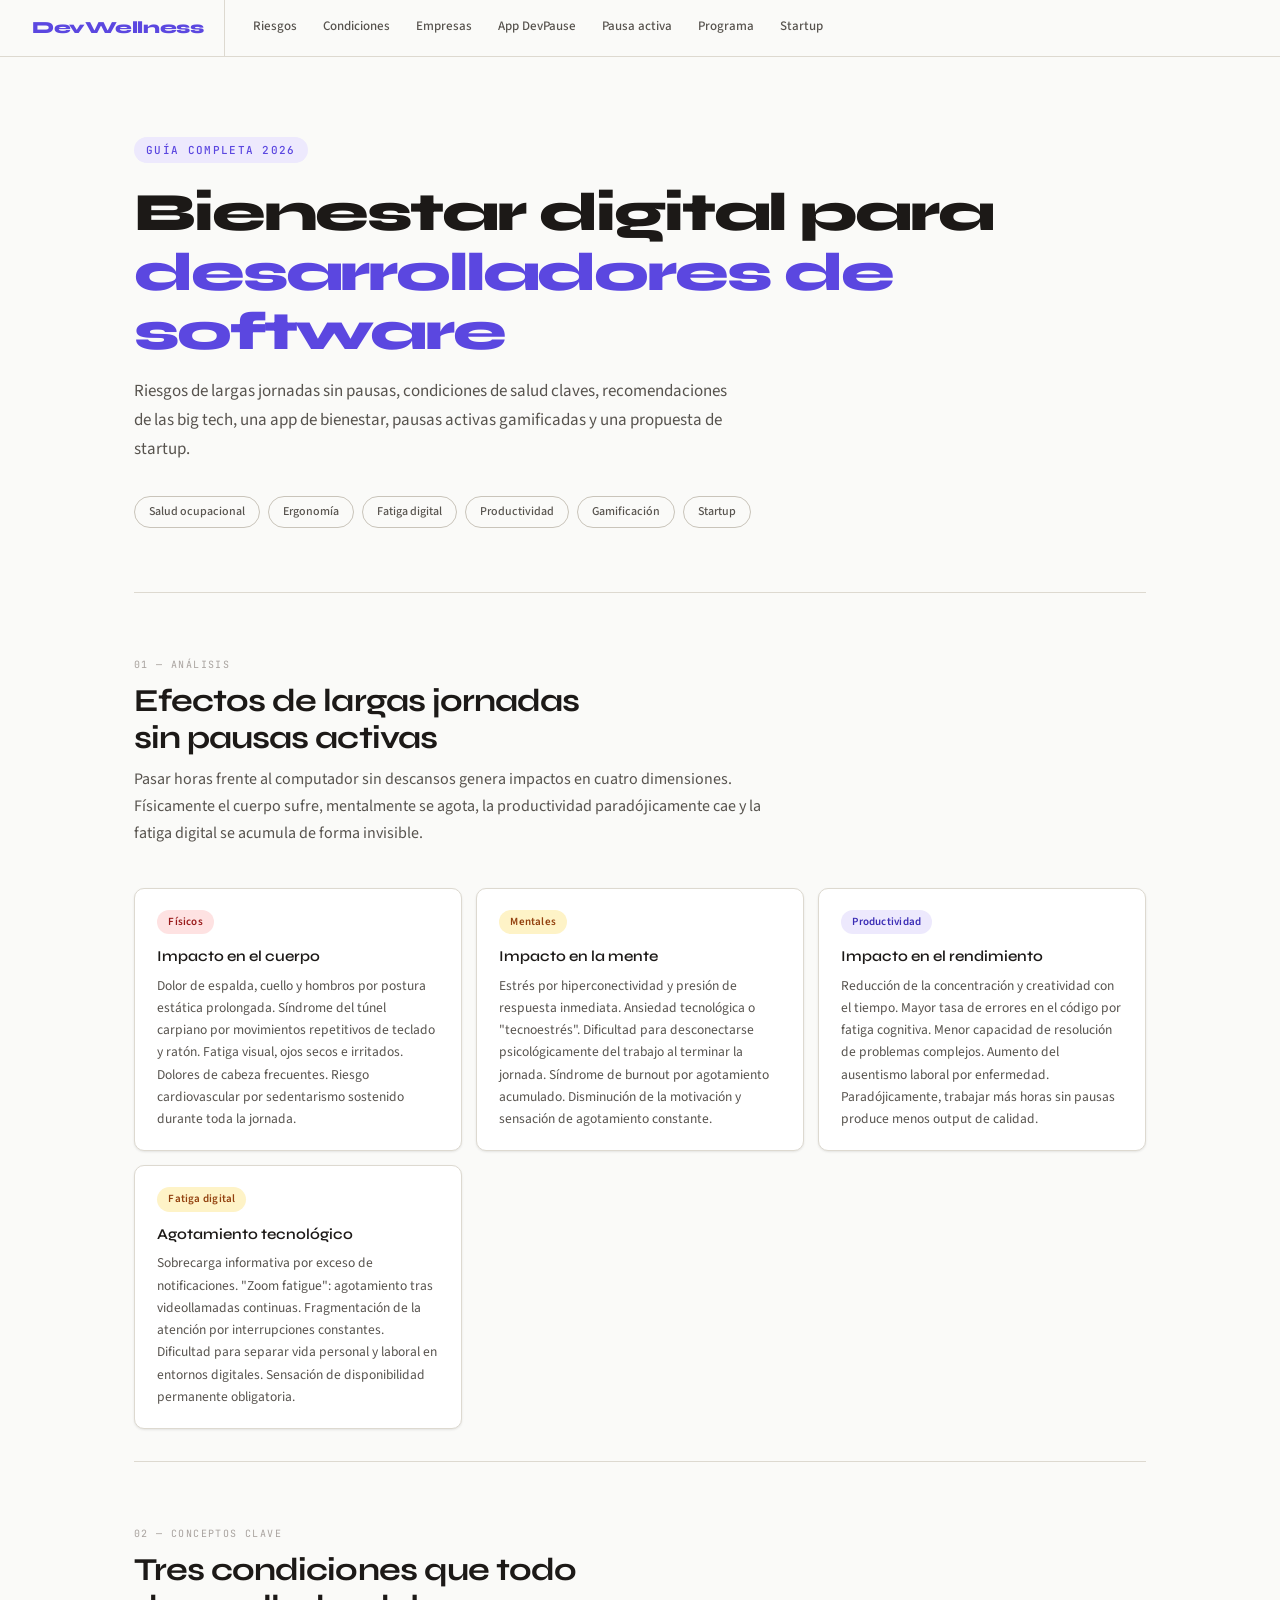
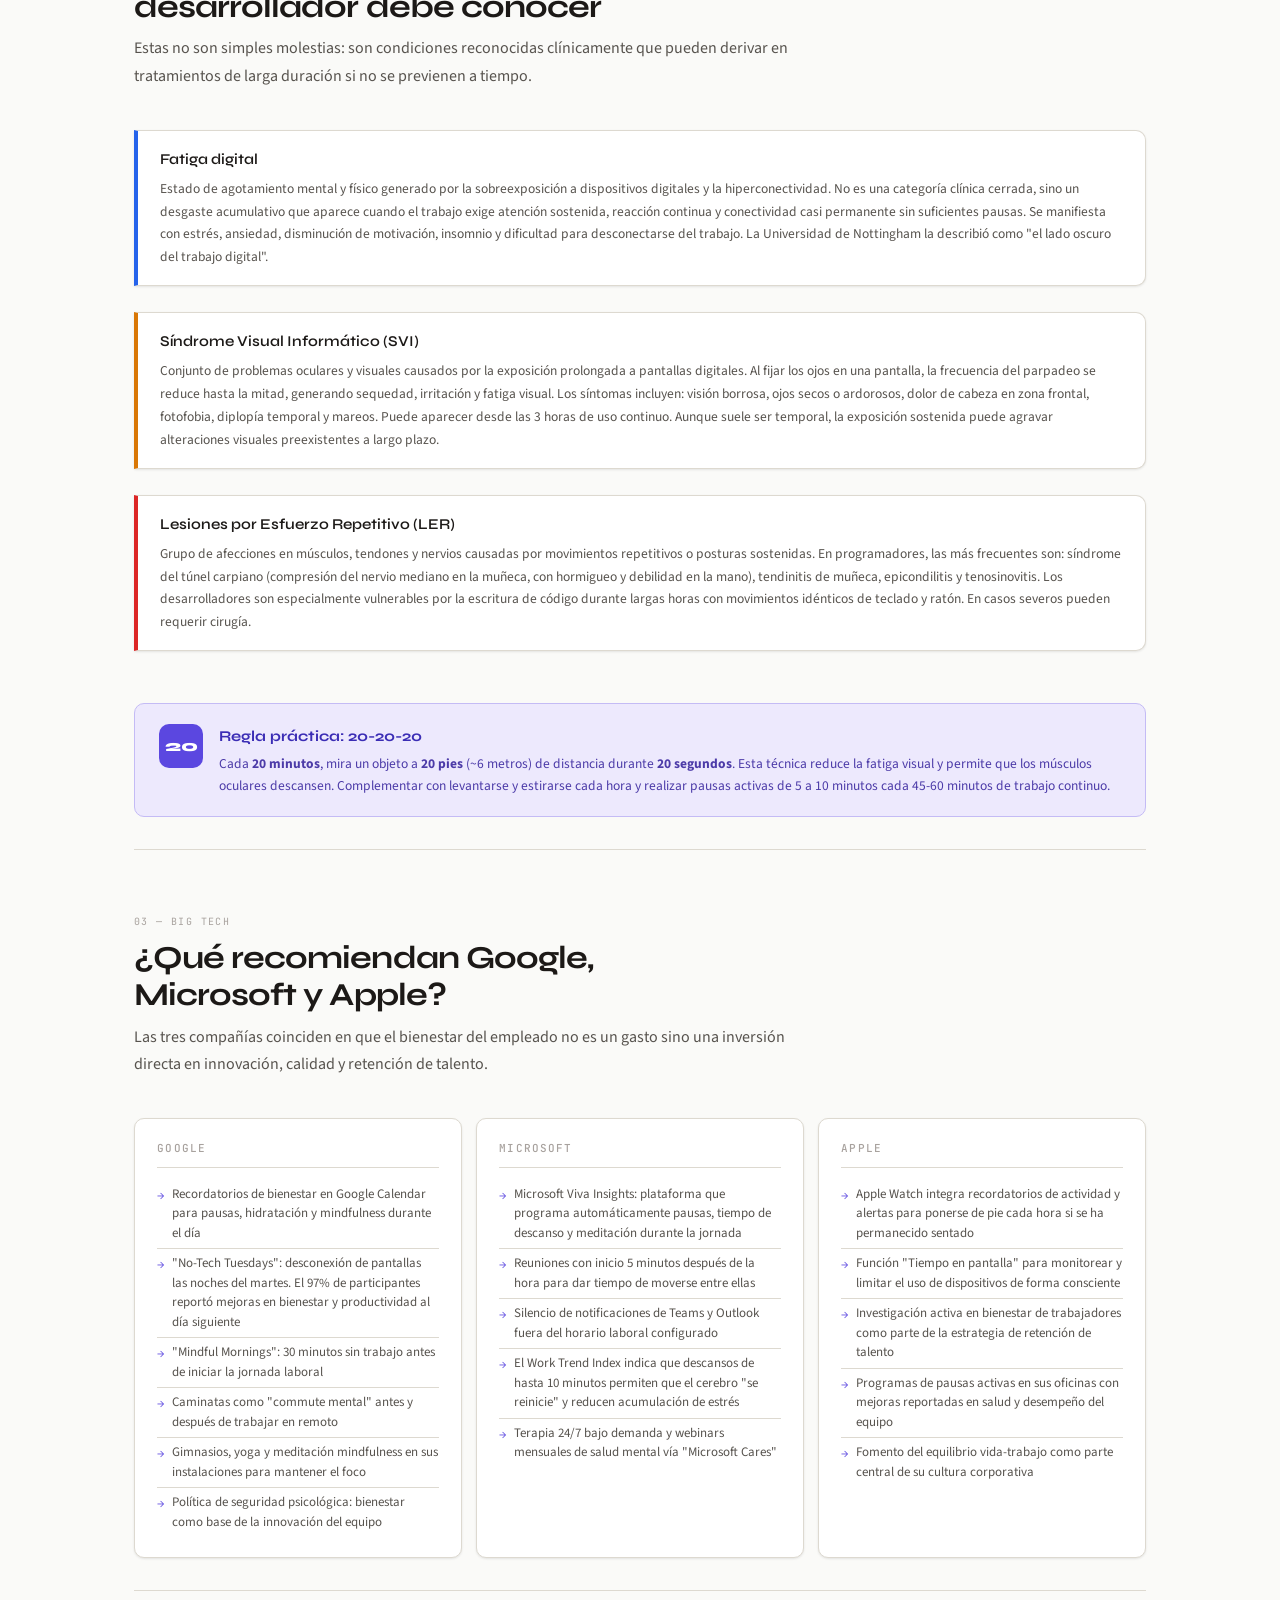
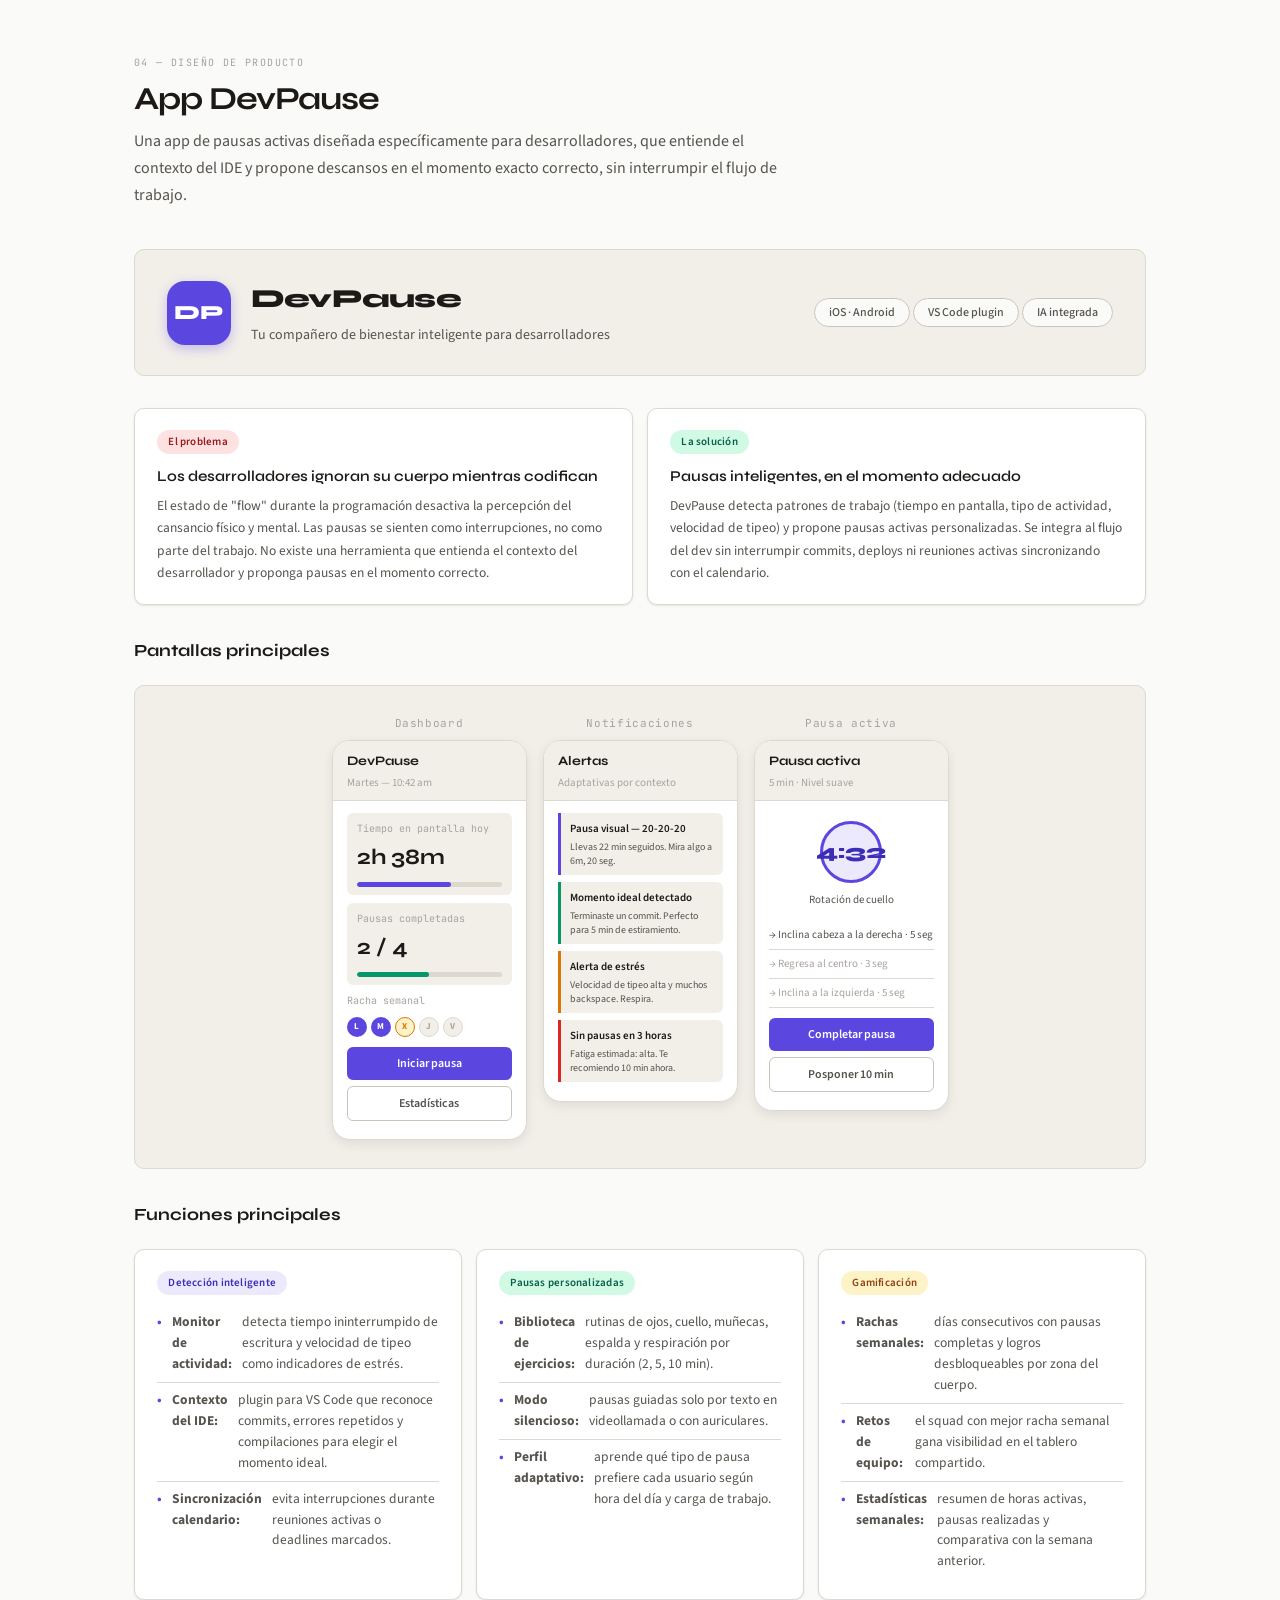
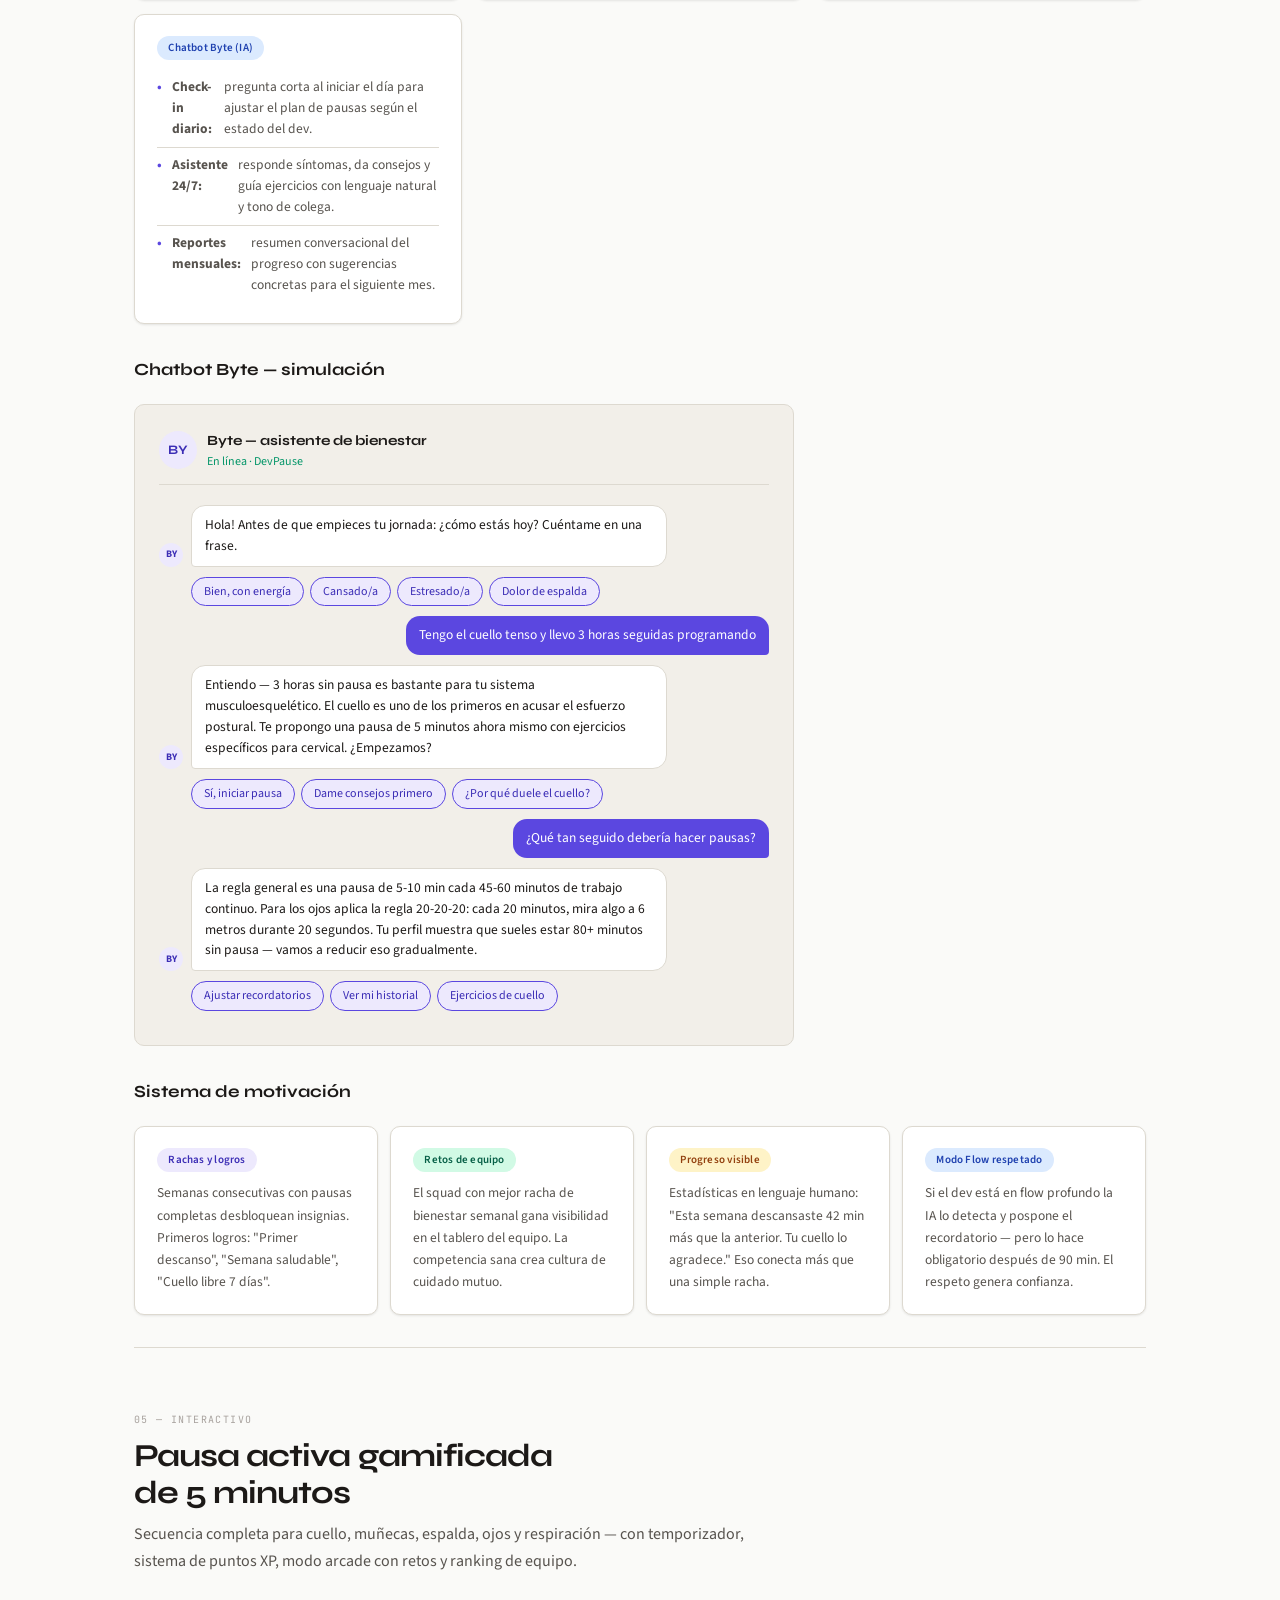
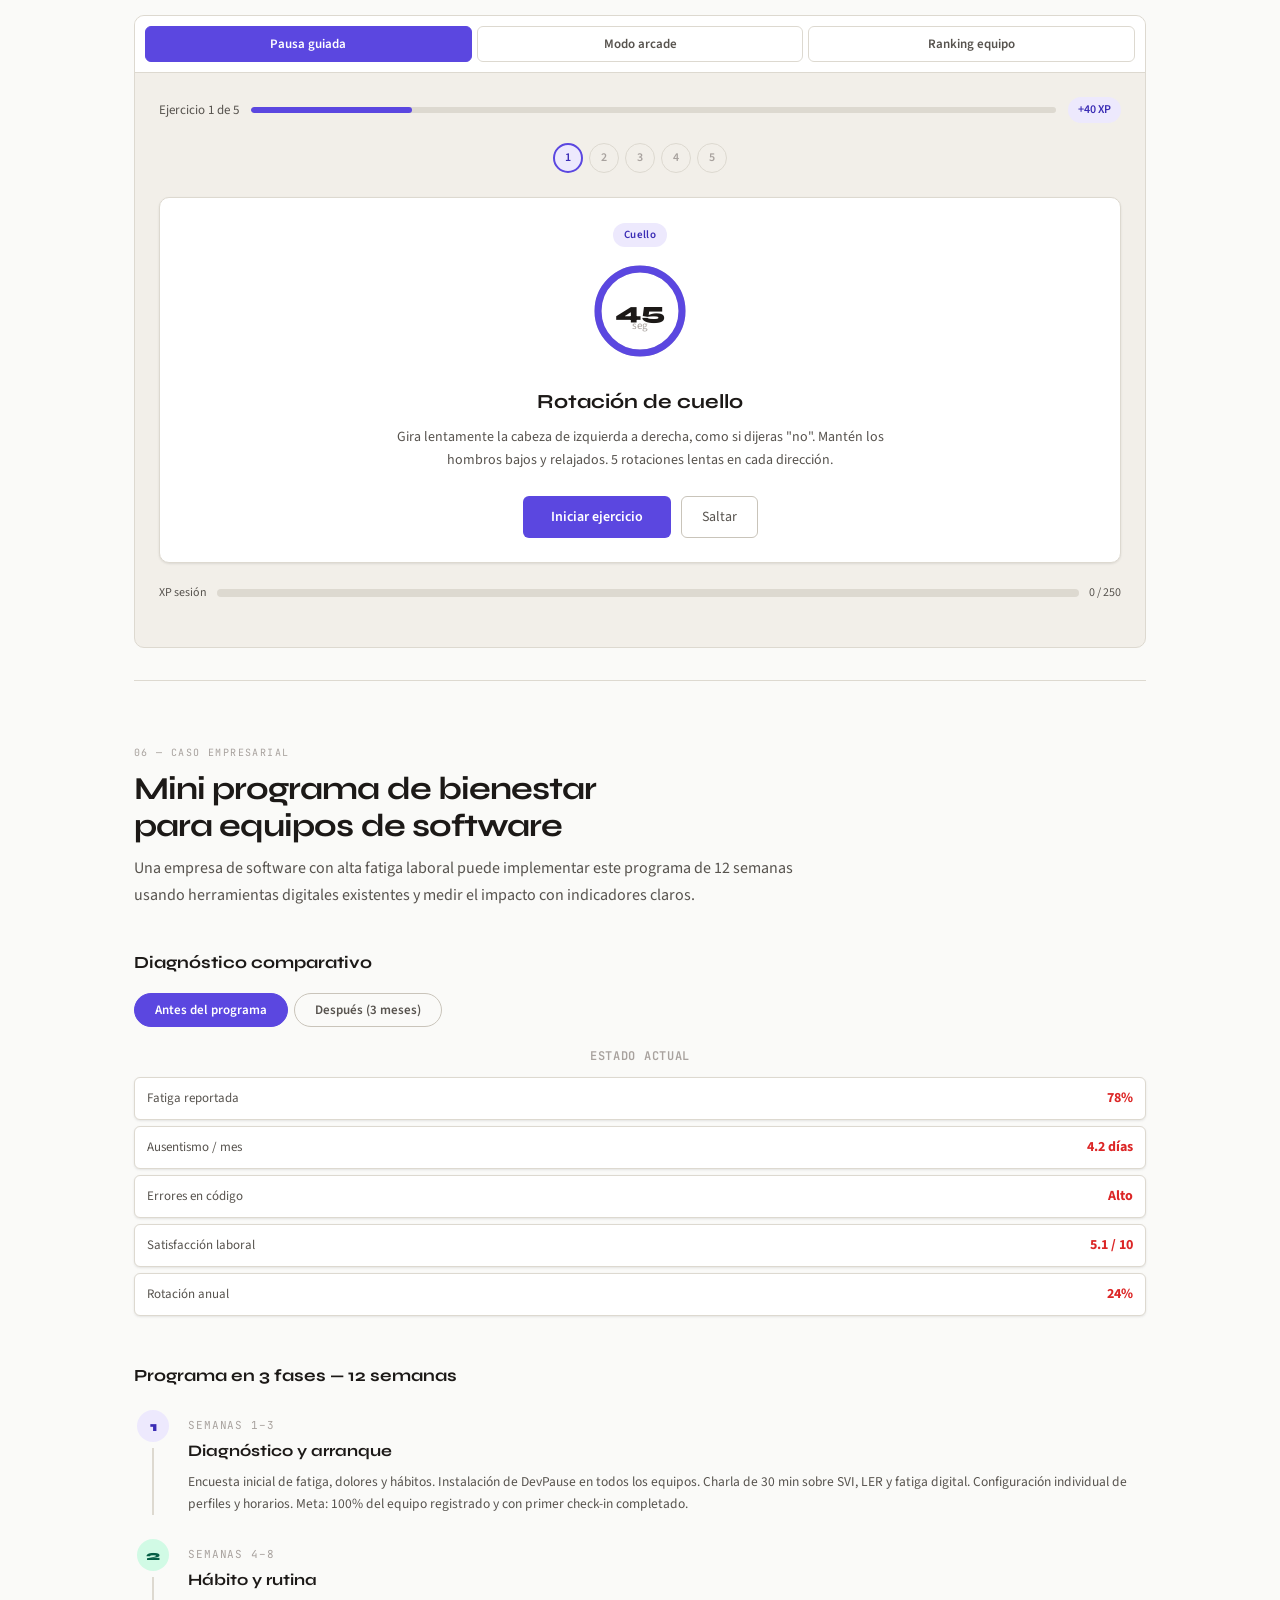
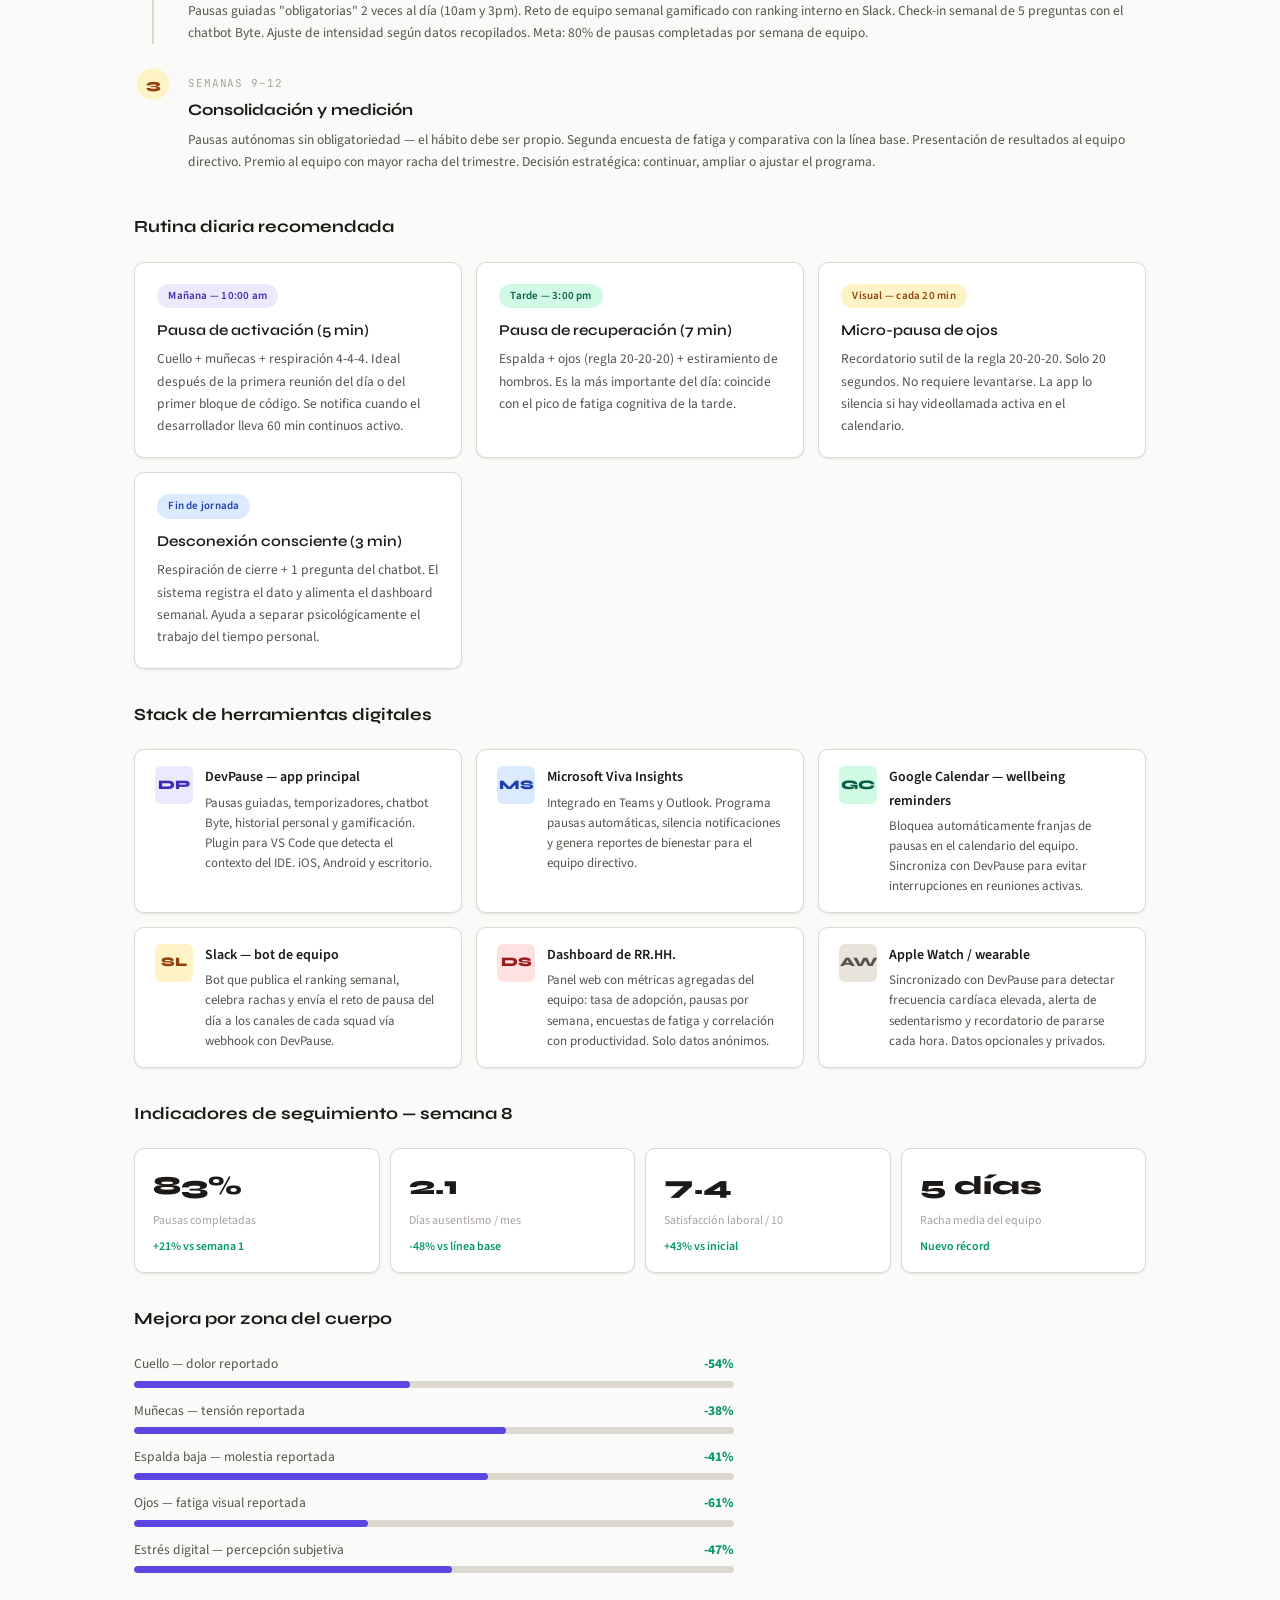
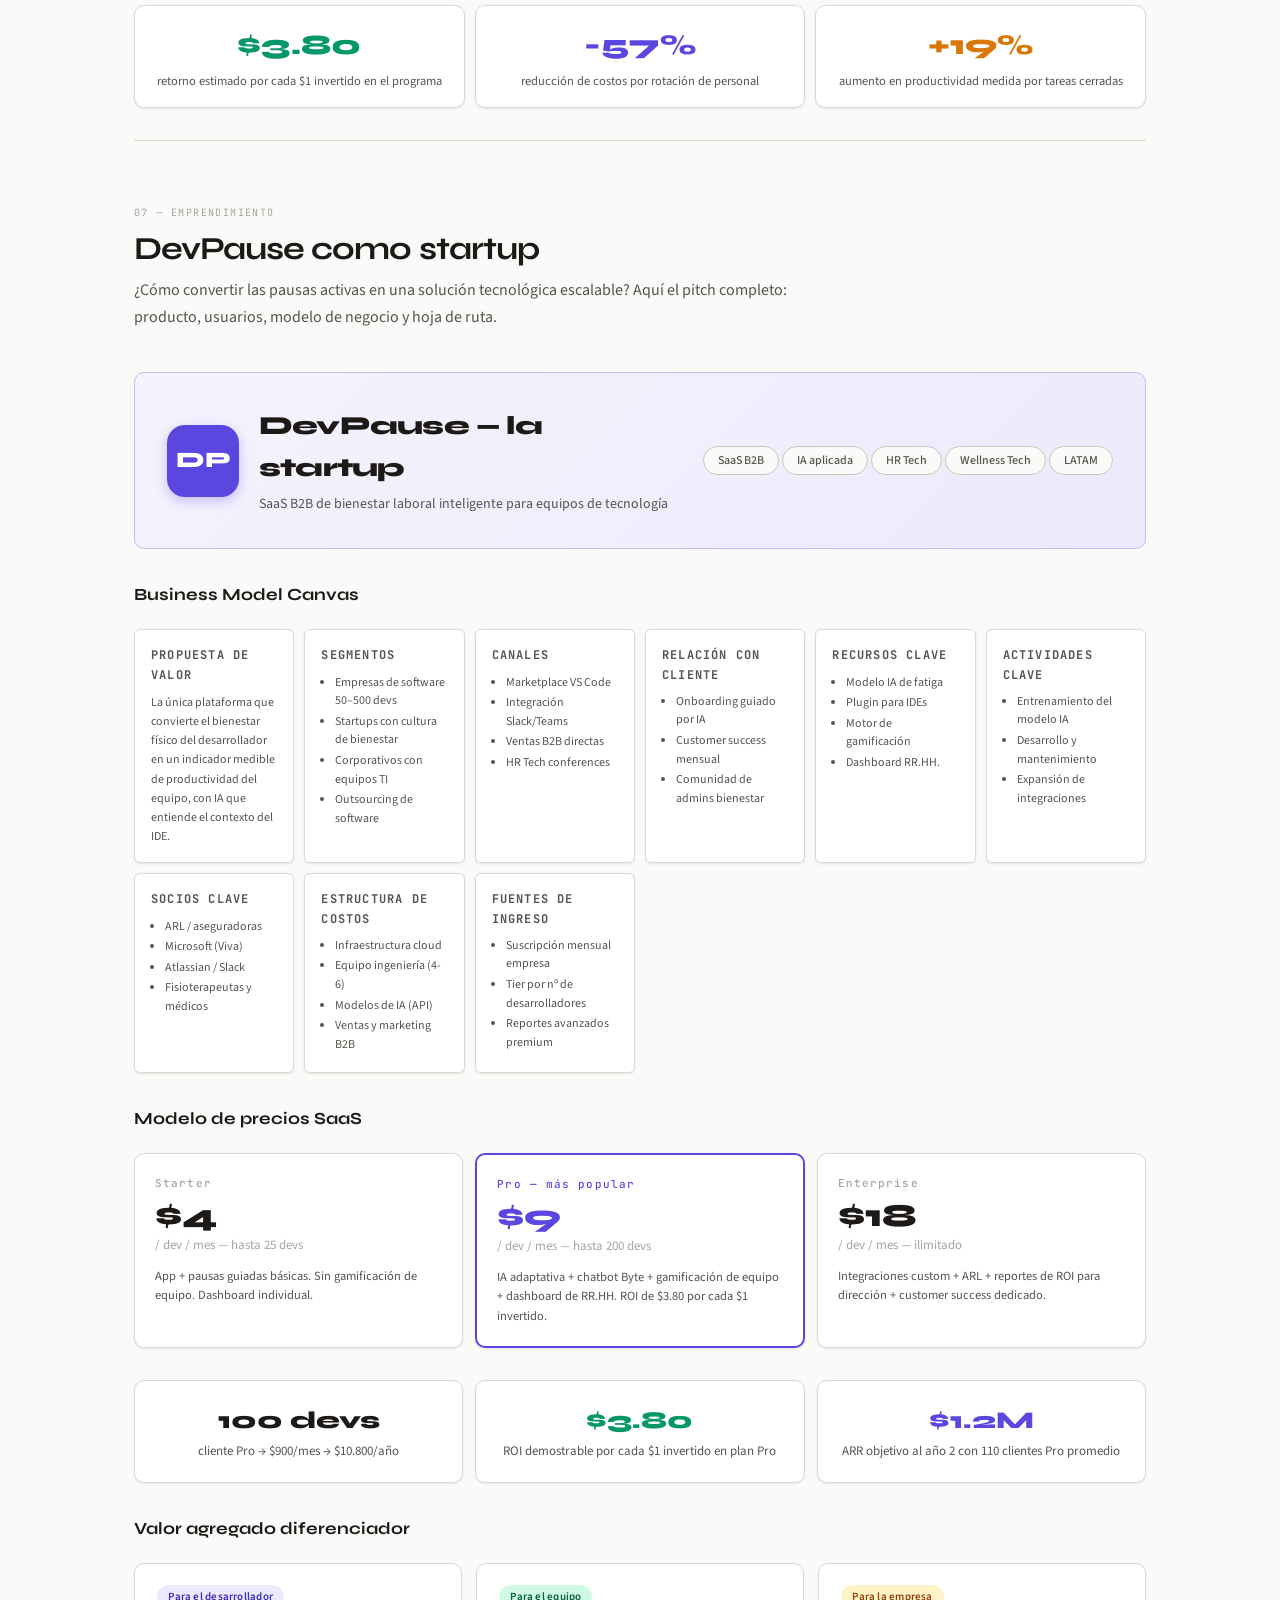
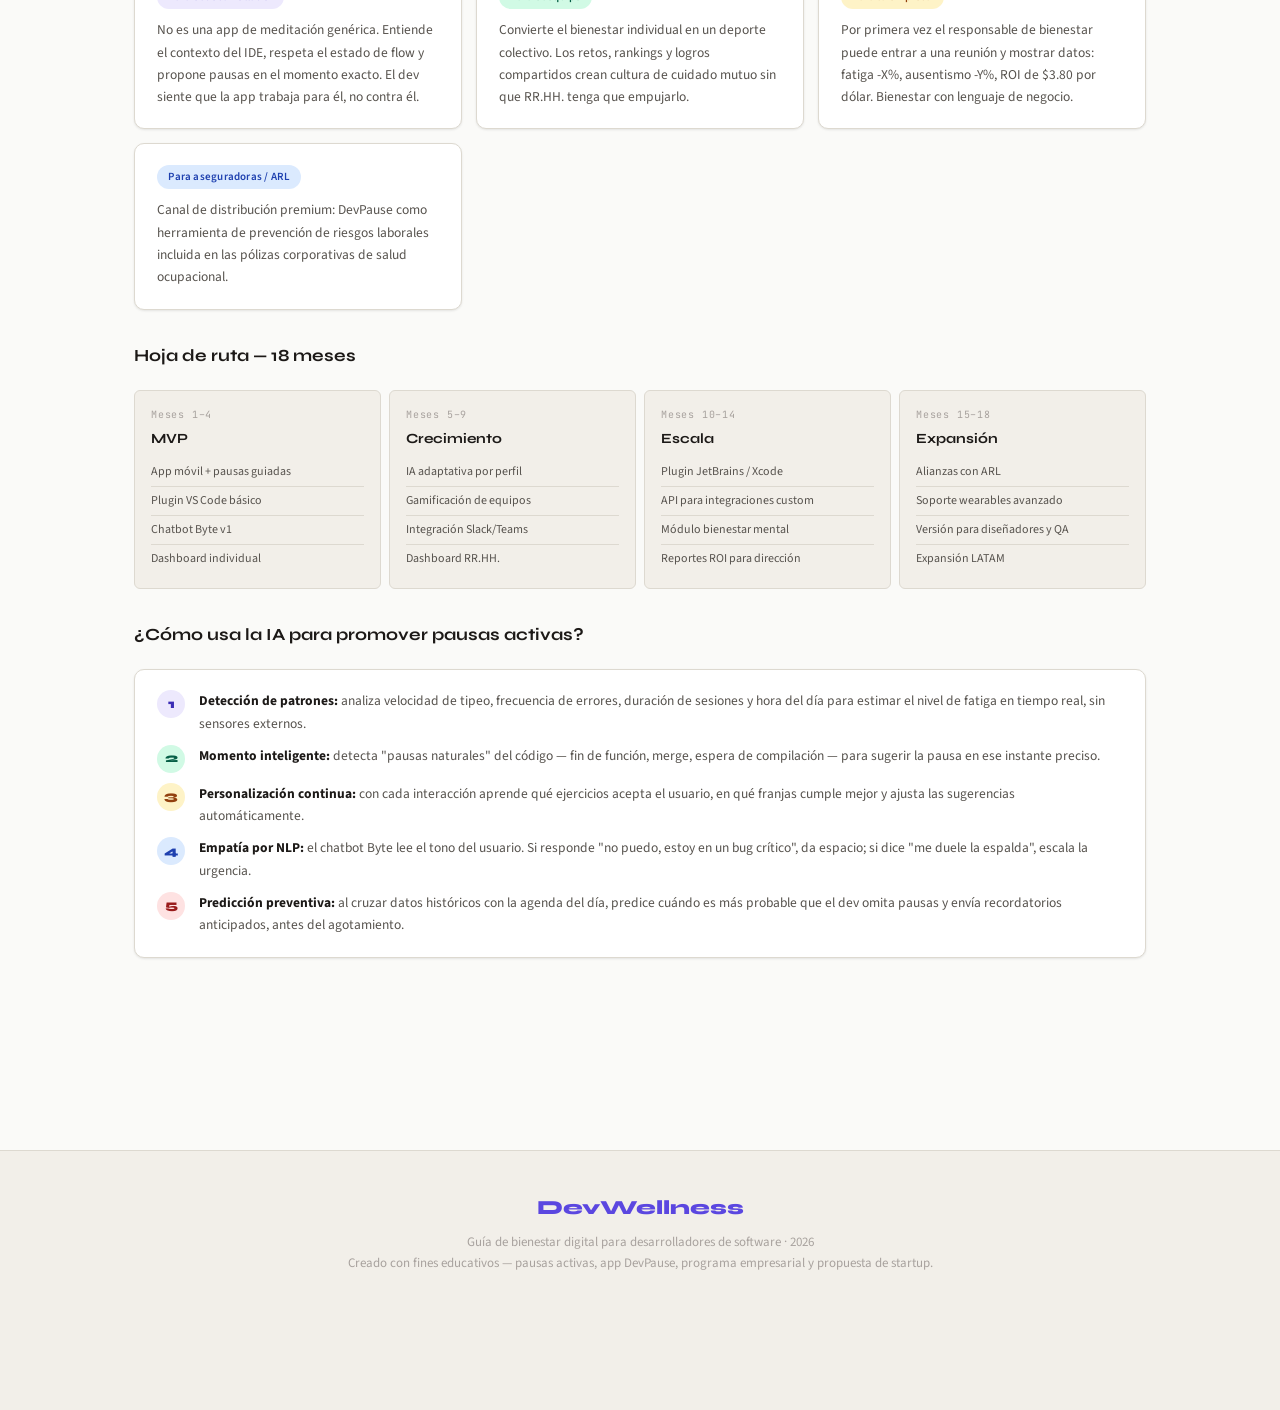
<file: index.html>
<!DOCTYPE html>
<html lang="es">
<head>
<meta charset="UTF-8">
<meta name="viewport" content="width=device-width, initial-scale=1.0">
<title>DevWellness — Bienestar para Desarrolladores</title>
<link rel="preconnect" href="https://fonts.googleapis.com">
<link href="https://fonts.googleapis.com/css2?family=Syne:wght@400;500;600;700;800&family=Source+Sans+3:wght@300;400;500;600&family=JetBrains+Mono:wght@400;500&display=swap" rel="stylesheet">
<style>
/* ══════════════════════════════════════
   BASE & TOKENS
══════════════════════════════════════ */
*, *::before, *::after { box-sizing: border-box; margin: 0; padding: 0; }
:root {
  --bg:       #FAFAF8;
  --surface:  #F2EFE9;
  --surface2: #E8E4DC;
  --border:   #DDD9D0;
  --border2:  #C9C4BA;
  --text:     #1C1917;
  --text2:    #57534E;
  --text3:    #A8A29E;
  --purple:   #5B47E0;
  --purple-l: #EDE9FD;
  --purple-d: #3B2DB5;
  --green:    #059669;
  --green-l:  #D1FAE5;
  --amber:    #D97706;
  --amber-l:  #FEF3C7;
  --blue:     #2563EB;
  --blue-l:   #DBEAFE;
  --red:      #DC2626;
  --red-l:    #FEE2E2;
  --radius:   10px;
  --radius-sm:6px;
  --shadow:   0 1px 3px rgba(0,0,0,.06), 0 1px 2px rgba(0,0,0,.04);
  --shadow-md:0 4px 12px rgba(0,0,0,.08);
}
html { scroll-behavior: smooth; }
body {
  font-family: 'Source Sans 3', sans-serif;
  background: var(--bg);
  color: var(--text);
  font-size: 15px;
  line-height: 1.65;
}

/* ══════════════════════════════════════
   TOP NAV
══════════════════════════════════════ */
.topnav {
  position: sticky; top: 0; z-index: 100;
  background: rgba(250,250,248,.92);
  backdrop-filter: blur(12px);
  border-bottom: 1px solid var(--border);
  padding: 0 2rem;
  display: flex; align-items: center; gap: 0;
}
.nav-brand {
  font-family: 'Syne', sans-serif;
  font-weight: 800; font-size: 17px;
  color: var(--purple);
  padding: 14px 20px 14px 0;
  border-right: 1px solid var(--border);
  margin-right: 16px;
  white-space: nowrap;
  letter-spacing: -.3px;
}
.nav-links { display: flex; gap: 2px; overflow-x: auto; }
.nav-links a {
  font-size: 13px; font-weight: 500;
  color: var(--text2);
  text-decoration: none;
  padding: 14px 12px;
  border-bottom: 2px solid transparent;
  white-space: nowrap;
  transition: color .15s, border-color .15s;
}
.nav-links a:hover { color: var(--text); }
.nav-links a.active { color: var(--purple); border-bottom-color: var(--purple); }

/* ══════════════════════════════════════
   LAYOUT
══════════════════════════════════════ */
.page-wrap { max-width: 1060px; margin: 0 auto; padding: 0 1.5rem 6rem; }

/* ══════════════════════════════════════
   HERO
══════════════════════════════════════ */
.hero {
  padding: 5rem 0 4rem;
  border-bottom: 1px solid var(--border);
}
.hero-label {
  font-family: 'JetBrains Mono', monospace;
  font-size: 11px; font-weight: 500;
  color: var(--purple);
  letter-spacing: .12em; text-transform: uppercase;
  background: var(--purple-l);
  display: inline-block; padding: 4px 12px;
  border-radius: 20px; margin-bottom: 1.25rem;
}
.hero-title {
  font-family: 'Syne', sans-serif;
  font-size: clamp(32px, 5vw, 54px);
  font-weight: 800; line-height: 1.1;
  letter-spacing: -.04em;
  color: var(--text);
  margin-bottom: 1rem;
}
.hero-title span { color: var(--purple); }
.hero-sub {
  font-size: 17px; color: var(--text2);
  max-width: 600px; line-height: 1.7;
  margin-bottom: 2rem;
}
.hero-chips { display: flex; flex-wrap: wrap; gap: 8px; }
.chip {
  font-size: 12px; font-weight: 500;
  padding: 5px 14px; border-radius: 20px;
  border: 1px solid var(--border2);
  color: var(--text2); background: var(--bg);
}

/* ══════════════════════════════════════
   SECTION SHELL
══════════════════════════════════════ */
.section { padding: 4rem 0 2rem; border-bottom: 1px solid var(--border); }
.section:last-child { border-bottom: none; }
.section-eyebrow {
  font-family: 'JetBrains Mono', monospace;
  font-size: 10px; letter-spacing: .14em;
  text-transform: uppercase; color: var(--text3);
  margin-bottom: .6rem;
}
.section-title {
  font-family: 'Syne', sans-serif;
  font-size: clamp(22px, 3.5vw, 32px);
  font-weight: 700; letter-spacing: -.03em;
  color: var(--text); margin-bottom: .6rem;
  line-height: 1.15;
}
.section-lead {
  font-size: 16px; color: var(--text2);
  max-width: 660px; line-height: 1.7;
  margin-bottom: 2.5rem;
}

/* ══════════════════════════════════════
   GRIDS & CARDS
══════════════════════════════════════ */
.g2 { display: grid; grid-template-columns: repeat(auto-fit, minmax(280px, 1fr)); gap: 14px; }
.g3 { display: grid; grid-template-columns: repeat(auto-fit, minmax(200px, 1fr)); gap: 12px; }
.g4 { display: grid; grid-template-columns: repeat(auto-fit, minmax(160px, 1fr)); gap: 10px; }
.card {
  background: white;
  border: 1px solid var(--border);
  border-radius: var(--radius);
  padding: 1.25rem 1.4rem;
  box-shadow: var(--shadow);
}
.card-title { font-family: 'Syne', sans-serif; font-size: 15px; font-weight: 600; color: var(--text); margin: 0 0 6px; }
.card-body { font-size: 13.5px; color: var(--text2); line-height: 1.65; }
.badge {
  display: inline-block; font-size: 11px; font-weight: 600;
  padding: 3px 11px; border-radius: 20px; margin-bottom: 10px;
  letter-spacing: .02em;
}
.bp { background: var(--purple-l); color: var(--purple-d); }
.bt { background: var(--green-l); color: #065F46; }
.ba { background: var(--amber-l); color: #92400E; }
.bb { background: var(--blue-l); color: #1E40AF; }
.br { background: var(--red-l); color: #991B1B; }
.bs { background: var(--surface); color: var(--text2); }

/* ══════════════════════════════════════
   DEFINITION BLOCKS
══════════════════════════════════════ */
.def-block {
  border-left: 3px solid;
  border-radius: 0 var(--radius) var(--radius) 0;
  padding: 1rem 1.4rem;
  margin-bottom: 12px;
  background: white;
  border: 1px solid var(--border);
  border-left: 4px solid;
  box-shadow: var(--shadow);
}
.def-block.blue  { border-left-color: var(--blue); }
.def-block.amber { border-left-color: var(--amber); }
.def-block.red   { border-left-color: var(--red); }
.def-title { font-family: 'Syne', sans-serif; font-size: 15px; font-weight: 600; color: var(--text); margin-bottom: 6px; }
.def-body { font-size: 13.5px; color: var(--text2); line-height: 1.7; }

/* ══════════════════════════════════════
   COMPANY CARDS
══════════════════════════════════════ */
.company-grid { display: grid; grid-template-columns: repeat(auto-fit, minmax(220px, 1fr)); gap: 14px; }
.company-card {
  background: white; border: 1px solid var(--border);
  border-radius: var(--radius); padding: 1.25rem 1.4rem;
  box-shadow: var(--shadow);
}
.company-name {
  font-family: 'JetBrains Mono', monospace;
  font-size: 11px; font-weight: 500; letter-spacing: .1em;
  text-transform: uppercase; color: var(--text3);
  margin-bottom: .75rem; padding-bottom: .6rem;
  border-bottom: 1px solid var(--border);
}
.rec-list { list-style: none; }
.rec-list li {
  font-size: 13px; color: var(--text2);
  padding: 5px 0; border-bottom: 1px solid var(--border);
  line-height: 1.5; display: flex; gap: 8px; align-items: flex-start;
}
.rec-list li:last-child { border-bottom: none; }
.rec-list li::before { content: "→"; color: var(--purple); flex-shrink: 0; font-size: 12px; margin-top: 2px; }

/* ══════════════════════════════════════
   RULE BOX
══════════════════════════════════════ */
.rule-box {
  background: var(--purple-l);
  border: 1px solid #C4BBF5;
  border-radius: var(--radius);
  padding: 1.25rem 1.5rem;
  display: flex; gap: 1rem; align-items: flex-start;
}
.rule-icon {
  width: 44px; height: 44px; border-radius: 10px;
  background: var(--purple); color: white;
  display: flex; align-items: center; justify-content: center;
  font-family: 'Syne', sans-serif; font-size: 16px; font-weight: 800;
  flex-shrink: 0;
}
.rule-title { font-family: 'Syne', sans-serif; font-size: 15px; font-weight: 700; color: var(--purple-d); margin-bottom: 4px; }
.rule-body { font-size: 13.5px; color: #4C3BA8; line-height: 1.6; }

/* ══════════════════════════════════════
   APP HERO & MOCKUP
══════════════════════════════════════ */
.app-hero {
  background: var(--surface);
  border: 1px solid var(--border);
  border-radius: var(--radius);
  padding: 1.75rem 2rem;
  display: flex; align-items: center; gap: 20px;
  flex-wrap: wrap; margin-bottom: 2rem;
}
.app-logo {
  width: 64px; height: 64px; border-radius: 18px;
  background: var(--purple); color: white;
  font-family: 'Syne', sans-serif; font-size: 20px; font-weight: 800;
  display: flex; align-items: center; justify-content: center; flex-shrink: 0;
  box-shadow: 0 4px 12px rgba(91,71,224,.3);
}
.app-name { font-family: 'Syne', sans-serif; font-size: 26px; font-weight: 800; letter-spacing: -.03em; color: var(--text); }
.app-tagline { font-size: 14px; color: var(--text2); margin-top: 3px; }

/* PHONE MOCKUPS */
.phones-row {
  display: flex; gap: 16px; flex-wrap: wrap; justify-content: center;
  background: var(--surface); border-radius: var(--radius);
  padding: 1.75rem; border: 1px solid var(--border);
  margin-bottom: 2rem;
}
.phone-wrap { display: flex; flex-direction: column; align-items: center; gap: 8px; }
.phone-caption { font-size: 11px; color: var(--text3); font-family: 'JetBrains Mono', monospace; letter-spacing: .06em; }
.phone {
  width: 195px; background: white;
  border: 1px solid var(--border); border-radius: 18px;
  overflow: hidden; box-shadow: var(--shadow-md);
}
.phone-bar { background: var(--surface); padding: 10px 14px 8px; border-bottom: 1px solid var(--border); }
.phone-app { font-family: 'Syne', sans-serif; font-size: 13px; font-weight: 700; color: var(--text); }
.phone-sub { font-size: 11px; color: var(--text3); margin-top: 1px; }
.phone-body { padding: 12px 14px; }
.phone-stat { background: var(--surface); border-radius: var(--radius-sm); padding: 8px 10px; margin-bottom: 8px; }
.phone-stat-label { font-size: 10px; color: var(--text3); margin-bottom: 2px; font-family: 'JetBrains Mono', monospace; }
.phone-stat-val { font-family: 'Syne', sans-serif; font-size: 22px; font-weight: 700; color: var(--text); }
.phone-pbar { height: 5px; background: var(--border); border-radius: 3px; overflow: hidden; margin-top: 6px; }
.phone-pfill { height: 100%; border-radius: 3px; }
.phone-btn {
  width: 100%; text-align: center; font-size: 12px; font-weight: 600;
  padding: 8px; border-radius: var(--radius-sm); border: none; cursor: pointer;
  margin-bottom: 6px; display: block; font-family: 'Source Sans 3', sans-serif;
}
.phone-btn-p { background: var(--purple); color: white; }
.phone-btn-o { background: transparent; border: 1px solid var(--border2); color: var(--text2); }
.streak-row { display: flex; gap: 4px; margin: 8px 0; }
.streak-dot {
  width: 20px; height: 20px; border-radius: 50%;
  font-size: 9px; font-weight: 700; display: flex; align-items: center; justify-content: center;
}
.sd-done { background: var(--purple); color: white; }
.sd-now  { background: var(--amber-l); color: var(--amber); border: 1.5px solid var(--amber); }
.sd-off  { background: var(--surface); color: var(--text3); border: 1px solid var(--border); }
.notif {
  background: var(--surface); border-left: 3px solid var(--purple);
  border-radius: 0 var(--radius-sm) var(--radius-sm) 0;
  padding: 7px 9px; margin-bottom: 7px;
}
.notif-title { font-size: 11px; font-weight: 600; color: var(--text); margin-bottom: 2px; }
.notif-body { font-size: 10px; color: var(--text2); line-height: 1.4; }

/* ══════════════════════════════════════
   CHAT WIDGET
══════════════════════════════════════ */
.chat-shell {
  background: var(--surface); border: 1px solid var(--border);
  border-radius: var(--radius); padding: 1.5rem;
  max-width: 660px;
}
.chat-header {
  display: flex; align-items: center; gap: 10px;
  margin-bottom: 1.25rem; padding-bottom: 12px;
  border-bottom: 1px solid var(--border);
}
.bot-av {
  width: 38px; height: 38px; border-radius: 50%;
  background: var(--purple-l); color: var(--purple-d);
  font-family: 'Syne', sans-serif; font-size: 13px; font-weight: 700;
  display: flex; align-items: center; justify-content: center; flex-shrink: 0;
}
.chat-name { font-family: 'Syne', sans-serif; font-size: 14px; font-weight: 700; color: var(--text); }
.chat-status { font-size: 12px; color: var(--green); }
.msg-row { display: flex; gap: 8px; margin-bottom: 10px; align-items: flex-end; }
.msg-row.user { flex-direction: row-reverse; }
.bubble {
  max-width: 78%; padding: 9px 13px;
  border-radius: 14px; font-size: 13.5px; line-height: 1.55;
}
.bubble-bot { background: white; border: 1px solid var(--border); color: var(--text); border-bottom-left-radius: 4px; }
.bubble-user { background: var(--purple); color: white; border-bottom-right-radius: 4px; }
.mini-av {
  width: 24px; height: 24px; border-radius: 50%;
  background: var(--purple-l); color: var(--purple-d);
  font-size: 10px; font-weight: 700;
  display: flex; align-items: center; justify-content: center; flex-shrink: 0;
}
.qr-row { display: flex; flex-wrap: wrap; gap: 6px; margin: 4px 0 10px 32px; }
.qr { font-size: 12px; padding: 4px 12px; border-radius: 20px; border: 1px solid var(--purple); color: var(--purple-d); background: var(--purple-l); cursor: pointer; }

/* ══════════════════════════════════════
   INTERACTIVE — PAUSA ACTIVA
══════════════════════════════════════ */
.interactive-shell {
  background: var(--surface); border: 1px solid var(--border);
  border-radius: var(--radius); overflow: hidden;
}
.itabs {
  display: flex; gap: 5px; padding: 10px;
  background: white; border-bottom: 1px solid var(--border);
}
.itab {
  flex: 1; padding: 8px 6px; font-size: 13px; font-weight: 600;
  font-family: 'Source Sans 3', sans-serif;
  border: 1px solid var(--border); border-radius: var(--radius-sm);
  background: transparent; color: var(--text2); cursor: pointer;
  transition: all .15s;
}
.itab.on { background: var(--purple); color: white; border-color: var(--purple); }
.ipanel { display: none; padding: 1.5rem; }
.ipanel.on { display: block; }

/* Timer */
.step-head { display: flex; align-items: center; gap: 12px; margin-bottom: 1.25rem; }
.step-cnt { font-size: 13px; color: var(--text2); white-space: nowrap; }
.prog-bar { flex: 1; height: 6px; background: var(--border); border-radius: 4px; overflow: hidden; }
.prog-fill { height: 100%; border-radius: 4px; background: var(--purple); transition: width .4s; }
.xp-pill { font-size: 12px; font-weight: 600; color: var(--purple-d); background: var(--purple-l); padding: 3px 10px; border-radius: 20px; white-space: nowrap; }
.pip-row { display: flex; gap: 6px; justify-content: center; margin-bottom: 1.5rem; flex-wrap: wrap; }
.pip {
  width: 30px; height: 30px; border-radius: 50%;
  font-size: 12px; font-weight: 600; display: flex; align-items: center; justify-content: center;
  border: 1px solid var(--border); color: var(--text3); background: var(--surface);
}
.pip.done { background: var(--purple); color: white; border-color: var(--purple); }
.pip.cur  { background: var(--purple-l); color: var(--purple-d); border: 2px solid var(--purple); }
.step-card { background: white; border: 1px solid var(--border); border-radius: var(--radius); padding: 1.5rem; text-align: center; box-shadow: var(--shadow); }
.step-zone { display: inline-block; font-size: 11px; font-weight: 600; padding: 3px 11px; border-radius: 20px; margin-bottom: 14px; letter-spacing: .04em; }
.sz-neck   { background: var(--purple-l); color: var(--purple-d); }
.sz-wrist  { background: var(--amber-l);  color: #92400E; }
.sz-back   { background: var(--green-l);  color: #065F46; }
.sz-eyes   { background: var(--blue-l);   color: #1E40AF; }
.sz-breath { background: var(--red-l);    color: #991B1B; }
.step-name { font-family: 'Syne', sans-serif; font-size: 20px; font-weight: 700; color: var(--text); margin-bottom: 8px; }
.step-desc { font-size: 14px; color: var(--text2); line-height: 1.65; margin-bottom: 1.5rem; max-width: 500px; margin-left: auto; margin-right: auto; }
.ring-wrap { width: 100px; height: 100px; margin: 0 auto 1.5rem; }
.ring-wrap svg { width: 100px; height: 100px; }
.ring-bg  { fill: none; stroke: var(--border); stroke-width: 7; }
.ring-fg  { fill: none; stroke: var(--purple); stroke-width: 7; stroke-linecap: round; stroke-dasharray: 264; stroke-dashoffset: 0; transform: rotate(-90deg); transform-origin: 50px 50px; transition: stroke-dashoffset .5s linear; }
.ring-num { font-family: 'Syne', sans-serif; font-size: 24px; font-weight: 800; fill: var(--text); }
.ring-sub { font-size: 11px; fill: var(--text3); }
.btn-row { display: flex; gap: 10px; justify-content: center; flex-wrap: wrap; }
.btn-main { padding: 10px 28px; font-size: 14px; font-weight: 600; font-family: 'Source Sans 3', sans-serif; border-radius: var(--radius-sm); border: none; cursor: pointer; background: var(--purple); color: white; transition: transform .1s; }
.btn-main:active { transform: scale(.97); }
.btn-skip { padding: 10px 20px; font-size: 14px; font-family: 'Source Sans 3', sans-serif; border-radius: var(--radius-sm); border: 1px solid var(--border2); background: transparent; color: var(--text2); cursor: pointer; }
.xp-wrap { margin: 1.25rem 0; display: flex; align-items: center; gap: 10px; }
.xp-bar { flex: 1; height: 8px; background: var(--border); border-radius: 4px; overflow: hidden; }
.xp-fill { height: 100%; background: var(--purple); border-radius: 4px; transition: width .5s; }
.xp-lbl { font-size: 12px; color: var(--text2); white-space: nowrap; }
.finish-box { background: var(--green-l); border: 1px solid #6EE7B7; border-radius: var(--radius); padding: 1.5rem; text-align: center; }
.finish-title { font-family: 'Syne', sans-serif; font-size: 22px; font-weight: 800; color: #065F46; margin-bottom: 6px; }
.finish-sub { font-size: 14px; color: #059669; margin-bottom: 1.25rem; }

/* Arcade */
.arc-header { background: white; border: 1px solid var(--border); border-radius: var(--radius); padding: 1rem 1.25rem; display: flex; justify-content: space-between; align-items: center; flex-wrap: wrap; gap: 12px; margin-bottom: 1rem; }
.arc-stat-v { font-family: 'Syne', sans-serif; font-size: 24px; font-weight: 800; color: var(--text); }
.arc-stat-l { font-size: 11px; color: var(--text3); margin-top: 2px; }
.combo-bar { background: var(--purple-l); border: 1px solid #C4BBF5; border-radius: var(--radius-sm); padding: 10px 16px; display: flex; justify-content: space-between; align-items: center; margin-bottom: 1rem; flex-wrap: wrap; gap: 8px; }
.combo-txt { font-size: 13px; color: var(--purple-d); }
.combo-val { font-family: 'Syne', sans-serif; font-size: 18px; font-weight: 800; color: var(--purple); }
.ch-card { background: white; border: 1px solid var(--border); border-radius: var(--radius); padding: 1rem 1.25rem; display: flex; align-items: center; gap: 14px; margin-bottom: 10px; cursor: pointer; transition: border-color .15s, box-shadow .15s; box-shadow: var(--shadow); }
.ch-card:hover:not(.locked):not(.done) { border-color: var(--purple); box-shadow: 0 0 0 2px var(--purple-l); }
.ch-card.done { border-left: 4px solid var(--green); }
.ch-card.locked { opacity: .45; cursor: not-allowed; }
.ch-ico { width: 40px; height: 40px; border-radius: var(--radius-sm); display: flex; align-items: center; justify-content: center; font-size: 18px; flex-shrink: 0; }
.ch-title { font-size: 14px; font-weight: 600; color: var(--text); }
.ch-desc  { font-size: 12px; color: var(--text2); margin-top: 2px; }
.ch-pts   { font-size: 13px; font-weight: 600; padding: 3px 10px; border-radius: 20px; margin-left: auto; flex-shrink: 0; }
.ch-pts.avail  { background: var(--green-l); color: #065F46; }
.ch-pts.earned { background: var(--green-l); color: #065F46; }
.ch-pts.lckd   { background: var(--surface); color: var(--text3); }
.awards-row { display: flex; gap: 8px; flex-wrap: wrap; margin-top: 1rem; }
.award { font-size: 12px; padding: 5px 13px; border-radius: 20px; border: 1px solid var(--border); color: var(--text3); background: var(--surface); }
.award.unlocked { background: var(--amber-l); border-color: #FCD34D; color: #92400E; font-weight: 600; }

/* Ranking */
.rank-stats { display: flex; gap: 10px; flex-wrap: wrap; margin-bottom: 1.25rem; }
.rank-stat { flex: 1; min-width: 120px; background: white; border: 1px solid var(--border); border-radius: var(--radius-sm); padding: .75rem 1rem; box-shadow: var(--shadow); }
.rank-stat-v { font-family: 'Syne', sans-serif; font-size: 20px; font-weight: 800; color: var(--text); }
.rank-stat-l { font-size: 11px; color: var(--text3); margin-top: 2px; }
.rank-row-item {
  display: flex; align-items: center; gap: 12px;
  padding: 10px 14px; background: white;
  border: 1px solid var(--border); border-radius: var(--radius);
  margin-bottom: 8px; box-shadow: var(--shadow);
}
.rank-row-item.you { border: 2px solid var(--purple); }
.rk-pos { font-family: 'Syne', sans-serif; font-size: 16px; font-weight: 800; width: 26px; text-align: center; flex-shrink: 0; color: var(--text3); }
.rk-pos.g { color: var(--amber); } .rk-pos.s { color: var(--text3); } .rk-pos.b { color: #B45309; }
.rk-av { width: 36px; height: 36px; border-radius: 50%; display: flex; align-items: center; justify-content: center; font-size: 13px; font-weight: 700; flex-shrink: 0; }
.rk-name { flex: 1; font-size: 14px; font-weight: 500; color: var(--text); }
.rk-sub  { font-size: 12px; color: var(--text3); }
.rk-pts-v { font-family: 'Syne', sans-serif; font-size: 15px; font-weight: 700; color: var(--text); }
.rk-pts-s { font-size: 11px; color: var(--text3); }
.you-tag { font-size: 11px; background: var(--purple-l); color: var(--purple-d); padding: 1px 8px; border-radius: 20px; margin-left: 6px; font-weight: 600; }
.week-chart { display: flex; gap: 6px; margin: 1rem 0 4px; align-items: flex-end; }
.wday { flex: 1; text-align: center; }
.wlbl { font-size: 10px; color: var(--text3); margin-bottom: 4px; font-family: 'JetBrains Mono', monospace; }
.wbar { border-radius: 3px 3px 0 0; background: var(--surface); position: relative; overflow: hidden; }
.wbar-fill { position: absolute; bottom: 0; left: 0; right: 0; background: var(--purple); border-radius: 3px; }
.wval { font-size: 10px; color: var(--text2); margin-top: 4px; }

/* ══════════════════════════════════════
   PROGRAMA DE BIENESTAR
══════════════════════════════════════ */
.timeline { display: flex; flex-direction: column; }
.tl-item { display: flex; gap: 16px; padding-bottom: 24px; }
.tl-item:last-child { padding-bottom: 0; }
.tl-left { display: flex; flex-direction: column; align-items: center; width: 38px; flex-shrink: 0; }
.tl-dot { width: 32px; height: 32px; border-radius: 50%; display: flex; align-items: center; justify-content: center; font-family: 'Syne', sans-serif; font-size: 14px; font-weight: 800; flex-shrink: 0; }
.tl-line { flex: 1; width: 2px; background: var(--border); margin-top: 6px; }
.tl-item:last-child .tl-line { display: none; }
.tl-content { flex: 1; padding-top: 6px; }
.tl-phase { font-family: 'JetBrains Mono', monospace; font-size: 11px; letter-spacing: .08em; text-transform: uppercase; color: var(--text3); margin-bottom: 4px; }
.tl-title { font-family: 'Syne', sans-serif; font-size: 16px; font-weight: 700; color: var(--text); margin-bottom: 6px; }
.tl-body { font-size: 13.5px; color: var(--text2); line-height: 1.65; }

/* Before/After toggle */
.ba-toggle { display: flex; gap: 6px; margin-bottom: 1.25rem; }
.ba-btn { padding: 7px 20px; font-size: 13px; font-weight: 600; font-family: 'Source Sans 3', sans-serif; border-radius: 20px; border: 1px solid var(--border2); background: transparent; color: var(--text2); cursor: pointer; transition: all .15s; }
.ba-btn.on { background: var(--purple); color: white; border-color: var(--purple); }
.diff-wrap { display: flex; gap: 14px; flex-wrap: wrap; }
.diff-col { flex: 1; min-width: 200px; }
.diff-lbl { font-size: 12px; font-weight: 600; color: var(--text3); text-transform: uppercase; letter-spacing: .06em; margin-bottom: 10px; text-align: center; font-family: 'JetBrains Mono', monospace; }
.diff-item { display: flex; justify-content: space-between; align-items: center; padding: 9px 12px; background: white; border: 1px solid var(--border); border-radius: var(--radius-sm); margin-bottom: 6px; box-shadow: var(--shadow); }
.diff-name { font-size: 13px; color: var(--text2); }
.diff-val  { font-size: 14px; font-weight: 700; }
.bad  { color: var(--red); } .good { color: var(--green); }
.arrow-mid { display: flex; align-items: center; justify-content: center; color: var(--text3); font-size: 22px; padding: 0 6px; }

/* KPIs */
.kpi-grid { display: flex; flex-wrap: wrap; gap: 10px; margin-bottom: 2rem; }
.kpi { flex: 1; min-width: 130px; background: white; border: 1px solid var(--border); border-radius: var(--radius); padding: 1rem 1.15rem; box-shadow: var(--shadow); }
.kpi-v { font-family: 'Syne', sans-serif; font-size: 26px; font-weight: 800; color: var(--text); }
.kpi-l { font-size: 12px; color: var(--text3); margin-top: 3px; }
.kpi-d { font-size: 12px; font-weight: 600; margin-top: 6px; }
.kpi-up { color: var(--green); } .kpi-dn { color: var(--red); }

.prog-zone { margin-bottom: 12px; }
.pz-top { display: flex; justify-content: space-between; align-items: center; margin-bottom: 5px; }
.pz-name { font-size: 13.5px; color: var(--text2); }
.pz-val  { font-size: 13.5px; font-weight: 700; color: var(--green); }
.pz-bar { height: 7px; background: var(--border); border-radius: 4px; overflow: hidden; }
.pz-fill { height: 100%; border-radius: 4px; background: var(--purple); }

.roi-grid { display: grid; grid-template-columns: repeat(auto-fit, minmax(160px, 1fr)); gap: 10px; margin-top: 2rem; }
.roi-card { background: white; border: 1px solid var(--border); border-radius: var(--radius); padding: 1rem 1.15rem; text-align: center; box-shadow: var(--shadow); }
.roi-v { font-family: 'Syne', sans-serif; font-size: 28px; font-weight: 800; }
.roi-l { font-size: 12.5px; color: var(--text2); margin-top: 4px; line-height: 1.5; }

/* ══════════════════════════════════════
   STARTUP
══════════════════════════════════════ */
.startup-hero {
  background: linear-gradient(135deg, #F5F3FD 0%, #EDE9FD 100%);
  border: 1px solid #C4BBF5; border-radius: var(--radius);
  padding: 2rem; display: flex; align-items: center; gap: 20px;
  flex-wrap: wrap; margin-bottom: 2rem;
}
.canvas-grid { display: grid; grid-template-columns: repeat(auto-fit, minmax(160px, 1fr)); gap: 10px; margin-bottom: 2rem; }
.canvas-card { background: white; border: 1px solid var(--border); border-radius: var(--radius-sm); padding: 1rem; box-shadow: var(--shadow); }
.canvas-card-title { font-size: 10px; font-weight: 700; color: var(--text3); text-transform: uppercase; letter-spacing: .1em; margin-bottom: 8px; font-family: 'JetBrains Mono', monospace; }
.canvas-card ul { list-style: disc; padding-left: 14px; }
.canvas-card ul li { font-size: 12px; color: var(--text2); line-height: 1.55; margin-bottom: 2px; }
.canvas-card p { font-size: 12px; color: var(--text2); line-height: 1.6; }

.price-grid { display: grid; grid-template-columns: repeat(auto-fit, minmax(180px, 1fr)); gap: 12px; margin-bottom: 2rem; }
.price-card { background: white; border: 1px solid var(--border); border-radius: var(--radius); padding: 1.25rem; box-shadow: var(--shadow); }
.price-card.featured { border: 2px solid var(--purple); }
.price-plan { font-family: 'JetBrains Mono', monospace; font-size: 11px; font-weight: 500; letter-spacing: .1em; color: var(--text3); margin-bottom: 8px; }
.price-plan.featured-lbl { color: var(--purple); }
.price-val { font-family: 'Syne', sans-serif; font-size: 32px; font-weight: 800; color: var(--text); line-height: 1; }
.price-per { font-size: 13px; color: var(--text3); margin-top: 3px; }
.price-desc { font-size: 12.5px; color: var(--text2); margin-top: 10px; line-height: 1.55; }

.roadmap { display: flex; gap: 8px; flex-wrap: wrap; margin-bottom: 2rem; }
.rm-phase { flex: 1; min-width: 150px; background: var(--surface); border: 1px solid var(--border); border-radius: var(--radius-sm); padding: 1rem; }
.rm-lbl { font-family: 'JetBrains Mono', monospace; font-size: 10px; letter-spacing: .08em; color: var(--text3); margin-bottom: 4px; }
.rm-name { font-family: 'Syne', sans-serif; font-size: 14px; font-weight: 700; color: var(--text); margin-bottom: 8px; }
.rm-item { font-size: 12px; color: var(--text2); padding: 4px 0; border-bottom: 1px solid var(--border); }
.rm-item:last-child { border-bottom: none; }

.tool-card { background: white; border: 1px solid var(--border); border-radius: var(--radius); padding: 1rem 1.25rem; display: flex; gap: 12px; align-items: flex-start; box-shadow: var(--shadow); }
.tool-ico { width: 38px; height: 38px; border-radius: var(--radius-sm); display: flex; align-items: center; justify-content: center; font-family: 'Syne', sans-serif; font-size: 13px; font-weight: 800; flex-shrink: 0; }
.tool-name { font-size: 14px; font-weight: 600; color: var(--text); margin-bottom: 3px; }
.tool-desc { font-size: 13px; color: var(--text2); line-height: 1.55; }

/* Feat list */
.feat-list { list-style: none; }
.feat-list li { display: flex; gap: 10px; padding: 7px 0; border-bottom: 1px solid var(--border); font-size: 13.5px; color: var(--text2); line-height: 1.55; }
.feat-list li:last-child { border-bottom: none; }
.feat-list li::before { content: "•"; color: var(--purple); font-weight: 700; flex-shrink: 0; }

/* ══════════════════════════════════════
   FOOTER
══════════════════════════════════════ */
.footer {
  background: var(--surface); border-top: 1px solid var(--border);
  padding: 2.5rem 0; margin-top: 4rem; text-align: center;
}
.footer-brand { font-family: 'Syne', sans-serif; font-size: 20px; font-weight: 800; color: var(--purple); margin-bottom: 8px; }
.footer-sub { font-size: 13px; color: var(--text3); }

/* ══════════════════════════════════════
   RESPONSIVE
══════════════════════════════════════ */
@media (max-width: 640px) {
  .topnav { padding: 0 1rem; }
  .page-wrap { padding: 0 1rem 4rem; }
  .hero { padding: 3rem 0 2.5rem; }
  .phones-row { padding: 1rem; }
  .phone { width: 160px; }
  .diff-wrap { flex-direction: column; }
  .arrow-mid { transform: rotate(90deg); }
  .itabs { flex-wrap: wrap; }
}
</style>
</head>
<body>

<!-- ══ NAV ══ -->
<nav class="topnav">
  <div class="nav-brand">DevWellness</div>
  <div class="nav-links">
    <a href="#riesgos" class="active">Riesgos</a>
    <a href="#condiciones">Condiciones</a>
    <a href="#empresas">Empresas</a>
    <a href="#app">App DevPause</a>
    <a href="#pausa">Pausa activa</a>
    <a href="#programa">Programa</a>
    <a href="#startup">Startup</a>
  </div>
</nav>

<div class="page-wrap">

<!-- ══ HERO ══ -->
<header class="hero">
  <div class="hero-label">Guía completa 2026</div>
  <h1 class="hero-title">Bienestar digital para<br><span>desarrolladores de software</span></h1>
  <p class="hero-sub">Riesgos de largas jornadas sin pausas, condiciones de salud claves, recomendaciones de las big tech, una app de bienestar, pausas activas gamificadas y una propuesta de startup.</p>
  <div class="hero-chips">
    <span class="chip">Salud ocupacional</span>
    <span class="chip">Ergonomía</span>
    <span class="chip">Fatiga digital</span>
    <span class="chip">Productividad</span>
    <span class="chip">Gamificación</span>
    <span class="chip">Startup</span>
  </div>
</header>

<!-- ══════════════════════════════════════════
  SECCIÓN 1 — RIESGOS
══════════════════════════════════════════ -->
<section class="section" id="riesgos">
  <div class="section-eyebrow">01 — Análisis</div>
  <h2 class="section-title">Efectos de largas jornadas<br>sin pausas activas</h2>
  <p class="section-lead">Pasar horas frente al computador sin descansos genera impactos en cuatro dimensiones. Físicamente el cuerpo sufre, mentalmente se agota, la productividad paradójicamente cae y la fatiga digital se acumula de forma invisible.</p>

  <div class="g2">
    <div class="card">
      <span class="badge br">Físicos</span>
      <h3 class="card-title">Impacto en el cuerpo</h3>
      <p class="card-body">Dolor de espalda, cuello y hombros por postura estática prolongada. Síndrome del túnel carpiano por movimientos repetitivos de teclado y ratón. Fatiga visual, ojos secos e irritados. Dolores de cabeza frecuentes. Riesgo cardiovascular por sedentarismo sostenido durante toda la jornada.</p>
    </div>
    <div class="card">
      <span class="badge ba">Mentales</span>
      <h3 class="card-title">Impacto en la mente</h3>
      <p class="card-body">Estrés por hiperconectividad y presión de respuesta inmediata. Ansiedad tecnológica o "tecnoestrés". Dificultad para desconectarse psicológicamente del trabajo al terminar la jornada. Síndrome de burnout por agotamiento acumulado. Disminución de la motivación y sensación de agotamiento constante.</p>
    </div>
    <div class="card">
      <span class="badge bp">Productividad</span>
      <h3 class="card-title">Impacto en el rendimiento</h3>
      <p class="card-body">Reducción de la concentración y creatividad con el tiempo. Mayor tasa de errores en el código por fatiga cognitiva. Menor capacidad de resolución de problemas complejos. Aumento del ausentismo laboral por enfermedad. Paradójicamente, trabajar más horas sin pausas produce menos output de calidad.</p>
    </div>
    <div class="card">
      <span class="badge ba">Fatiga digital</span>
      <h3 class="card-title">Agotamiento tecnológico</h3>
      <p class="card-body">Sobrecarga informativa por exceso de notificaciones. "Zoom fatigue": agotamiento tras videollamadas continuas. Fragmentación de la atención por interrupciones constantes. Dificultad para separar vida personal y laboral en entornos digitales. Sensación de disponibilidad permanente obligatoria.</p>
    </div>
  </div>
</section>

<!-- ══════════════════════════════════════════
  SECCIÓN 2 — CONDICIONES
══════════════════════════════════════════ -->
<section class="section" id="condiciones">
  <div class="section-eyebrow">02 — Conceptos clave</div>
  <h2 class="section-title">Tres condiciones que todo<br>desarrollador debe conocer</h2>
  <p class="section-lead">Estas no son simples molestias: son condiciones reconocidas clínicamente que pueden derivar en tratamientos de larga duración si no se previenen a tiempo.</p>

  <div style="display:flex;flex-direction:column;gap:14px;margin-bottom:2.5rem;">
    <div class="def-block blue">
      <h3 class="def-title">Fatiga digital</h3>
      <p class="def-body">Estado de agotamiento mental y físico generado por la sobreexposición a dispositivos digitales y la hiperconectividad. No es una categoría clínica cerrada, sino un desgaste acumulativo que aparece cuando el trabajo exige atención sostenida, reacción continua y conectividad casi permanente sin suficientes pausas. Se manifiesta con estrés, ansiedad, disminución de motivación, insomnio y dificultad para desconectarse del trabajo. La Universidad de Nottingham la describió como "el lado oscuro del trabajo digital".</p>
    </div>
    <div class="def-block amber">
      <h3 class="def-title">Síndrome Visual Informático (SVI)</h3>
      <p class="def-body">Conjunto de problemas oculares y visuales causados por la exposición prolongada a pantallas digitales. Al fijar los ojos en una pantalla, la frecuencia del parpadeo se reduce hasta la mitad, generando sequedad, irritación y fatiga visual. Los síntomas incluyen: visión borrosa, ojos secos o ardorosos, dolor de cabeza en zona frontal, fotofobia, diplopía temporal y mareos. Puede aparecer desde las 3 horas de uso continuo. Aunque suele ser temporal, la exposición sostenida puede agravar alteraciones visuales preexistentes a largo plazo.</p>
    </div>
    <div class="def-block red">
      <h3 class="def-title">Lesiones por Esfuerzo Repetitivo (LER)</h3>
      <p class="def-body">Grupo de afecciones en músculos, tendones y nervios causadas por movimientos repetitivos o posturas sostenidas. En programadores, las más frecuentes son: síndrome del túnel carpiano (compresión del nervio mediano en la muñeca, con hormigueo y debilidad en la mano), tendinitis de muñeca, epicondilitis y tenosinovitis. Los desarrolladores son especialmente vulnerables por la escritura de código durante largas horas con movimientos idénticos de teclado y ratón. En casos severos pueden requerir cirugía.</p>
    </div>
  </div>

  <div class="rule-box">
    <div class="rule-icon">20</div>
    <div>
      <p class="rule-title">Regla práctica: 20-20-20</p>
      <p class="rule-body">Cada <strong>20 minutos</strong>, mira un objeto a <strong>20 pies</strong> (~6 metros) de distancia durante <strong>20 segundos</strong>. Esta técnica reduce la fatiga visual y permite que los músculos oculares descansen. Complementar con levantarse y estirarse cada hora y realizar pausas activas de 5 a 10 minutos cada 45-60 minutos de trabajo continuo.</p>
    </div>
  </div>
</section>

<!-- ══════════════════════════════════════════
  SECCIÓN 3 — EMPRESAS
══════════════════════════════════════════ -->
<section class="section" id="empresas">
  <div class="section-eyebrow">03 — Big tech</div>
  <h2 class="section-title">¿Qué recomiendan Google,<br>Microsoft y Apple?</h2>
  <p class="section-lead">Las tres compañías coinciden en que el bienestar del empleado no es un gasto sino una inversión directa en innovación, calidad y retención de talento.</p>

  <div class="company-grid">
    <div class="company-card">
      <p class="company-name">Google</p>
      <ul class="rec-list">
        <li>Recordatorios de bienestar en Google Calendar para pausas, hidratación y mindfulness durante el día</li>
        <li>"No-Tech Tuesdays": desconexión de pantallas las noches del martes. El 97% de participantes reportó mejoras en bienestar y productividad al día siguiente</li>
        <li>"Mindful Mornings": 30 minutos sin trabajo antes de iniciar la jornada laboral</li>
        <li>Caminatas como "commute mental" antes y después de trabajar en remoto</li>
        <li>Gimnasios, yoga y meditación mindfulness en sus instalaciones para mantener el foco</li>
        <li>Política de seguridad psicológica: bienestar como base de la innovación del equipo</li>
      </ul>
    </div>
    <div class="company-card">
      <p class="company-name">Microsoft</p>
      <ul class="rec-list">
        <li>Microsoft Viva Insights: plataforma que programa automáticamente pausas, tiempo de descanso y meditación durante la jornada</li>
        <li>Reuniones con inicio 5 minutos después de la hora para dar tiempo de moverse entre ellas</li>
        <li>Silencio de notificaciones de Teams y Outlook fuera del horario laboral configurado</li>
        <li>El Work Trend Index indica que descansos de hasta 10 minutos permiten que el cerebro "se reinicie" y reducen acumulación de estrés</li>
        <li>Terapia 24/7 bajo demanda y webinars mensuales de salud mental vía "Microsoft Cares"</li>
      </ul>
    </div>
    <div class="company-card">
      <p class="company-name">Apple</p>
      <ul class="rec-list">
        <li>Apple Watch integra recordatorios de actividad y alertas para ponerse de pie cada hora si se ha permanecido sentado</li>
        <li>Función "Tiempo en pantalla" para monitorear y limitar el uso de dispositivos de forma consciente</li>
        <li>Investigación activa en bienestar de trabajadores como parte de la estrategia de retención de talento</li>
        <li>Programas de pausas activas en sus oficinas con mejoras reportadas en salud y desempeño del equipo</li>
        <li>Fomento del equilibrio vida-trabajo como parte central de su cultura corporativa</li>
      </ul>
    </div>
  </div>
</section>

<!-- ══════════════════════════════════════════
  SECCIÓN 4 — APP DEVPAUSE
══════════════════════════════════════════ -->
<section class="section" id="app">
  <div class="section-eyebrow">04 — Diseño de producto</div>
  <h2 class="section-title">App DevPause</h2>
  <p class="section-lead">Una app de pausas activas diseñada específicamente para desarrolladores, que entiende el contexto del IDE y propone descansos en el momento exacto correcto, sin interrumpir el flujo de trabajo.</p>

  <div class="app-hero">
    <div class="app-logo">DP</div>
    <div style="flex:1;min-width:200px;">
      <p class="app-name">DevPause</p>
      <p class="app-tagline">Tu compañero de bienestar inteligente para desarrolladores</p>
    </div>
    <div><span class="chip">iOS · Android</span> <span class="chip">VS Code plugin</span> <span class="chip">IA integrada</span></div>
  </div>

  <div class="g2" style="margin-bottom:2rem;">
    <div class="card">
      <span class="badge br">El problema</span>
      <h3 class="card-title">Los desarrolladores ignoran su cuerpo mientras codifican</h3>
      <p class="card-body">El estado de "flow" durante la programación desactiva la percepción del cansancio físico y mental. Las pausas se sienten como interrupciones, no como parte del trabajo. No existe una herramienta que entienda el contexto del desarrollador y proponga pausas en el momento correcto.</p>
    </div>
    <div class="card">
      <span class="badge bt">La solución</span>
      <h3 class="card-title">Pausas inteligentes, en el momento adecuado</h3>
      <p class="card-body">DevPause detecta patrones de trabajo (tiempo en pantalla, tipo de actividad, velocidad de tipeo) y propone pausas activas personalizadas. Se integra al flujo del dev sin interrumpir commits, deploys ni reuniones activas sincronizando con el calendario.</p>
    </div>
  </div>

  <!-- Mockup de pantallas -->
  <h3 style="font-family:'Syne',sans-serif;font-weight:700;font-size:17px;color:var(--text);margin-bottom:1.25rem;">Pantallas principales</h3>
  <div class="phones-row">

    <div class="phone-wrap">
      <span class="phone-caption">Dashboard</span>
      <div class="phone">
        <div class="phone-bar"><p class="phone-app">DevPause</p><p class="phone-sub">Martes — 10:42 am</p></div>
        <div class="phone-body">
          <div class="phone-stat">
            <p class="phone-stat-label">Tiempo en pantalla hoy</p>
            <p class="phone-stat-val">2h 38m</p>
            <div class="phone-pbar"><div class="phone-pfill" style="width:65%;background:var(--purple);"></div></div>
          </div>
          <div class="phone-stat">
            <p class="phone-stat-label">Pausas completadas</p>
            <p class="phone-stat-val">2 / 4</p>
            <div class="phone-pbar"><div class="phone-pfill" style="width:50%;background:var(--green);"></div></div>
          </div>
          <p style="font-size:10px;color:var(--text3);margin:8px 0 4px;font-family:'JetBrains Mono',monospace;">Racha semanal</p>
          <div class="streak-row">
            <div class="streak-dot sd-done">L</div><div class="streak-dot sd-done">M</div>
            <div class="streak-dot sd-now">X</div><div class="streak-dot sd-off">J</div>
            <div class="streak-dot sd-off">V</div>
          </div>
          <button class="phone-btn phone-btn-p" style="margin-top:10px;">Iniciar pausa</button>
          <button class="phone-btn phone-btn-o">Estadísticas</button>
        </div>
      </div>
    </div>

    <div class="phone-wrap">
      <span class="phone-caption">Notificaciones</span>
      <div class="phone">
        <div class="phone-bar"><p class="phone-app">Alertas</p><p class="phone-sub">Adaptativas por contexto</p></div>
        <div class="phone-body">
          <div class="notif"><p class="notif-title">Pausa visual — 20-20-20</p><p class="notif-body">Llevas 22 min seguidos. Mira algo a 6m, 20 seg.</p></div>
          <div class="notif" style="border-left-color:var(--green);"><p class="notif-title">Momento ideal detectado</p><p class="notif-body">Terminaste un commit. Perfecto para 5 min de estiramiento.</p></div>
          <div class="notif" style="border-left-color:var(--amber);"><p class="notif-title">Alerta de estrés</p><p class="notif-body">Velocidad de tipeo alta y muchos backspace. Respira.</p></div>
          <div class="notif" style="border-left-color:var(--red);"><p class="notif-title">Sin pausas en 3 horas</p><p class="notif-body">Fatiga estimada: alta. Te recomiendo 10 min ahora.</p></div>
        </div>
      </div>
    </div>

    <div class="phone-wrap">
      <span class="phone-caption">Pausa activa</span>
      <div class="phone">
        <div class="phone-bar"><p class="phone-app">Pausa activa</p><p class="phone-sub">5 min · Nivel suave</p></div>
        <div class="phone-body">
          <div style="text-align:center;padding:8px 0 12px;">
            <div style="width:62px;height:62px;border-radius:50%;background:var(--purple-l);border:3px solid var(--purple);display:flex;align-items:center;justify-content:center;font-family:'Syne',sans-serif;font-size:20px;font-weight:800;color:var(--purple-d);margin:0 auto 8px;">4:32</div>
            <p style="font-size:11px;color:var(--text2);">Rotación de cuello</p>
          </div>
          <div style="font-size:11px;color:var(--text2);padding:5px 0;border-bottom:1px solid var(--border);">→ Inclina cabeza a la derecha · 5 seg</div>
          <div style="font-size:11px;color:var(--text3);padding:5px 0;border-bottom:1px solid var(--border);">→ Regresa al centro · 3 seg</div>
          <div style="font-size:11px;color:var(--text3);padding:5px 0;border-bottom:1px solid var(--border);">→ Inclina a la izquierda · 5 seg</div>
          <button class="phone-btn phone-btn-p" style="margin-top:10px;">Completar pausa</button>
          <button class="phone-btn phone-btn-o">Posponer 10 min</button>
        </div>
      </div>
    </div>
  </div>

  <!-- Funciones -->
  <h3 style="font-family:'Syne',sans-serif;font-weight:700;font-size:17px;color:var(--text);margin-bottom:1.25rem;">Funciones principales</h3>
  <div class="g2" style="margin-bottom:2rem;">
    <div class="card">
      <span class="badge bp">Detección inteligente</span>
      <ul class="feat-list">
        <li><strong>Monitor de actividad:</strong> detecta tiempo ininterrumpido de escritura y velocidad de tipeo como indicadores de estrés.</li>
        <li><strong>Contexto del IDE:</strong> plugin para VS Code que reconoce commits, errores repetidos y compilaciones para elegir el momento ideal.</li>
        <li><strong>Sincronización calendario:</strong> evita interrupciones durante reuniones activas o deadlines marcados.</li>
      </ul>
    </div>
    <div class="card">
      <span class="badge bt">Pausas personalizadas</span>
      <ul class="feat-list">
        <li><strong>Biblioteca de ejercicios:</strong> rutinas de ojos, cuello, muñecas, espalda y respiración por duración (2, 5, 10 min).</li>
        <li><strong>Modo silencioso:</strong> pausas guiadas solo por texto en videollamada o con auriculares.</li>
        <li><strong>Perfil adaptativo:</strong> aprende qué tipo de pausa prefiere cada usuario según hora del día y carga de trabajo.</li>
      </ul>
    </div>
    <div class="card">
      <span class="badge ba">Gamificación</span>
      <ul class="feat-list">
        <li><strong>Rachas semanales:</strong> días consecutivos con pausas completas y logros desbloqueables por zona del cuerpo.</li>
        <li><strong>Retos de equipo:</strong> el squad con mejor racha semanal gana visibilidad en el tablero compartido.</li>
        <li><strong>Estadísticas semanales:</strong> resumen de horas activas, pausas realizadas y comparativa con la semana anterior.</li>
      </ul>
    </div>
    <div class="card">
      <span class="badge bb">Chatbot Byte (IA)</span>
      <ul class="feat-list">
        <li><strong>Check-in diario:</strong> pregunta corta al iniciar el día para ajustar el plan de pausas según el estado del dev.</li>
        <li><strong>Asistente 24/7:</strong> responde síntomas, da consejos y guía ejercicios con lenguaje natural y tono de colega.</li>
        <li><strong>Reportes mensuales:</strong> resumen conversacional del progreso con sugerencias concretas para el siguiente mes.</li>
      </ul>
    </div>
  </div>

  <!-- Chatbot -->
  <h3 style="font-family:'Syne',sans-serif;font-weight:700;font-size:17px;color:var(--text);margin-bottom:1.25rem;">Chatbot Byte — simulación</h3>
  <div class="chat-shell">
    <div class="chat-header">
      <div class="bot-av">BY</div>
      <div><p class="chat-name">Byte — asistente de bienestar</p><p class="chat-status">En línea · DevPause</p></div>
    </div>
    <div class="msg-row"><div class="mini-av">BY</div><div class="bubble bubble-bot">Hola! Antes de que empieces tu jornada: ¿cómo estás hoy? Cuéntame en una frase.</div></div>
    <div class="qr-row"><span class="qr">Bien, con energía</span><span class="qr">Cansado/a</span><span class="qr">Estresado/a</span><span class="qr">Dolor de espalda</span></div>
    <div class="msg-row user"><div class="bubble bubble-user">Tengo el cuello tenso y llevo 3 horas seguidas programando</div></div>
    <div class="msg-row"><div class="mini-av">BY</div><div class="bubble bubble-bot">Entiendo — 3 horas sin pausa es bastante para tu sistema musculoesquelético. El cuello es uno de los primeros en acusar el esfuerzo postural. Te propongo una pausa de 5 minutos ahora mismo con ejercicios específicos para cervical. ¿Empezamos?</div></div>
    <div class="qr-row"><span class="qr">Sí, iniciar pausa</span><span class="qr">Dame consejos primero</span><span class="qr">¿Por qué duele el cuello?</span></div>
    <div class="msg-row user"><div class="bubble bubble-user">¿Qué tan seguido debería hacer pausas?</div></div>
    <div class="msg-row"><div class="mini-av">BY</div><div class="bubble bubble-bot">La regla general es una pausa de 5-10 min cada 45-60 minutos de trabajo continuo. Para los ojos aplica la regla 20-20-20: cada 20 minutos, mira algo a 6 metros durante 20 segundos. Tu perfil muestra que sueles estar 80+ minutos sin pausa — vamos a reducir eso gradualmente.</div></div>
    <div class="qr-row"><span class="qr">Ajustar recordatorios</span><span class="qr">Ver mi historial</span><span class="qr">Ejercicios de cuello</span></div>
  </div>

  <div style="margin-top:2rem;">
    <h3 style="font-family:'Syne',sans-serif;font-weight:700;font-size:17px;color:var(--text);margin-bottom:1.25rem;">Sistema de motivación</h3>
    <div class="g3">
      <div class="card"><span class="badge bp">Rachas y logros</span><p class="card-body">Semanas consecutivas con pausas completas desbloquean insignias. Primeros logros: "Primer descanso", "Semana saludable", "Cuello libre 7 días".</p></div>
      <div class="card"><span class="badge bt">Retos de equipo</span><p class="card-body">El squad con mejor racha de bienestar semanal gana visibilidad en el tablero del equipo. La competencia sana crea cultura de cuidado mutuo.</p></div>
      <div class="card"><span class="badge ba">Progreso visible</span><p class="card-body">Estadísticas en lenguaje humano: "Esta semana descansaste 42 min más que la anterior. Tu cuello lo agradece." Eso conecta más que una simple racha.</p></div>
      <div class="card"><span class="badge bb">Modo Flow respetado</span><p class="card-body">Si el dev está en flow profundo la IA lo detecta y pospone el recordatorio — pero lo hace obligatorio después de 90 min. El respeto genera confianza.</p></div>
    </div>
  </div>
</section>

<!-- ══════════════════════════════════════════
  SECCIÓN 5 — PAUSA ACTIVA INTERACTIVA
══════════════════════════════════════════ -->
<section class="section" id="pausa">
  <div class="section-eyebrow">05 — Interactivo</div>
  <h2 class="section-title">Pausa activa gamificada<br>de 5 minutos</h2>
  <p class="section-lead">Secuencia completa para cuello, muñecas, espalda, ojos y respiración — con temporizador, sistema de puntos XP, modo arcade con retos y ranking de equipo.</p>

  <div class="interactive-shell">
    <div class="itabs">
      <button class="itab on" onclick="iTab('guided')">Pausa guiada</button>
      <button class="itab" onclick="iTab('arcade')">Modo arcade</button>
      <button class="itab" onclick="iTab('ranking')">Ranking equipo</button>
    </div>

    <!-- PAUSA GUIADA -->
    <div id="ip-guided" class="ipanel on">
      <div class="step-head">
        <span class="step-cnt" id="s-label">Ejercicio 1 de 5</span>
        <div class="prog-bar"><div class="prog-fill" id="s-bar" style="width:20%"></div></div>
        <span class="xp-pill" id="s-xp">+0 XP</span>
      </div>
      <div class="pip-row">
        <div class="pip cur" id="pip0">1</div><div class="pip" id="pip1">2</div>
        <div class="pip" id="pip2">3</div><div class="pip" id="pip3">4</div><div class="pip" id="pip4">5</div>
      </div>
      <div class="step-card" id="s-card">
        <span class="step-zone sz-neck" id="s-zone">Cuello</span>
        <div class="ring-wrap">
          <svg viewBox="0 0 100 100">
            <circle class="ring-bg" cx="50" cy="50" r="42"/>
            <circle class="ring-fg" id="ring" cx="50" cy="50" r="42"/>
            <text class="ring-num" x="50" y="50" text-anchor="middle" dominant-baseline="central" id="ring-num">45</text>
            <text class="ring-sub" x="50" y="64" text-anchor="middle" dominant-baseline="central">seg</text>
          </svg>
        </div>
        <h3 class="step-name" id="s-name">Rotación de cuello</h3>
        <p class="step-desc" id="s-desc">Gira lentamente la cabeza de izquierda a derecha. Mantén los hombros bajos y relajados. 5 rotaciones lentas en cada dirección.</p>
        <div class="btn-row">
          <button class="btn-main" id="s-btn" onclick="handleStep()">Iniciar ejercicio</button>
          <button class="btn-skip" onclick="skipStep()">Saltar</button>
        </div>
      </div>
      <div class="xp-wrap">
        <span class="xp-lbl">XP sesión</span>
        <div class="xp-bar"><div class="xp-fill" id="xp-fill" style="width:0%"></div></div>
        <span class="xp-lbl" id="xp-tot">0 / 250</span>
      </div>
      <div class="finish-box" id="finish-box" style="display:none;">
        <p class="finish-title">¡Pausa completada!</p>
        <p class="finish-sub">Ganaste 250 XP · Racha activa: 3 días seguidos</p>
        <div class="btn-row"><button class="btn-main" onclick="resetGuided()">Repetir</button><button class="btn-skip" onclick="iTab('ranking')">Ver ranking</button></div>
      </div>
    </div>

    <!-- ARCADE -->
    <div id="ip-arcade" class="ipanel">
      <div class="arc-header">
        <div><div class="arc-stat-v" id="arc-pts">320</div><div class="arc-stat-l">puntos hoy</div></div>
        <div><div class="arc-stat-v" id="arc-str">3</div><div class="arc-stat-l">días de racha</div></div>
        <div><div class="arc-stat-v">Nv. 4</div><div class="arc-stat-l">dev saludable</div></div>
        <div><div class="arc-stat-v" id="arc-cmb">x1</div><div class="arc-stat-l">combo activo</div></div>
      </div>
      <div class="combo-bar">
        <span class="combo-txt" id="combo-txt">Completa 3 retos seguidos para activar combo x2</span>
        <span class="combo-val" id="combo-cnt">1 / 3</span>
      </div>
      <div id="ch-list"></div>
      <div class="awards-row">
        <div class="award" id="aw1">Primer reto</div>
        <div class="award" id="aw2">Combo x2</div>
        <div class="award" id="aw3">Pausa perfecta</div>
        <div class="award" id="aw4">Racha de 5</div>
      </div>
    </div>

    <!-- RANKING -->
    <div id="ip-ranking" class="ipanel">
      <div class="rank-stats">
        <div class="rank-stat"><div class="rank-stat-v">Team Dev</div><div class="rank-stat-l">tu equipo</div></div>
        <div class="rank-stat"><div class="rank-stat-v">1.840</div><div class="rank-stat-l">XP del equipo esta semana</div></div>
        <div class="rank-stat"><div class="rank-stat-v">#2</div><div class="rank-stat-l">posición en empresa</div></div>
      </div>
      <div id="rk-list"></div>
      <p style="font-size:13px;font-weight:600;color:var(--text2);margin:1.25rem 0 .5rem;">Actividad del equipo — esta semana</p>
      <div class="week-chart" id="wk-chart"></div>
      <p style="font-size:13px;font-weight:600;color:var(--text2);margin:1.25rem 0 .5rem;">Logros desbloqueados</p>
      <div class="awards-row">
        <div class="award unlocked">Semana sin saltar</div>
        <div class="award unlocked">3 días seguidos</div>
        <div class="award">7 días seguidos</div>
        <div class="award">Equipo del mes</div>
      </div>
      <div style="margin-top:1.25rem;text-align:center;">
        <button class="btn-main" onclick="iTab('guided');resetGuided()">Sumar XP ahora</button>
      </div>
    </div>
  </div>
</section>

<!-- ══════════════════════════════════════════
  SECCIÓN 6 — PROGRAMA BIENESTAR
══════════════════════════════════════════ -->
<section class="section" id="programa">
  <div class="section-eyebrow">06 — Caso empresarial</div>
  <h2 class="section-title">Mini programa de bienestar<br>para equipos de software</h2>
  <p class="section-lead">Una empresa de software con alta fatiga laboral puede implementar este programa de 12 semanas usando herramientas digitales existentes y medir el impacto con indicadores claros.</p>

  <!-- Before / After -->
  <h3 style="font-family:'Syne',sans-serif;font-weight:700;font-size:17px;color:var(--text);margin-bottom:1rem;">Diagnóstico comparativo</h3>
  <div class="ba-toggle">
    <button class="ba-btn on" onclick="baToggle('before')">Antes del programa</button>
    <button class="ba-btn" onclick="baToggle('after')">Después (3 meses)</button>
  </div>
  <div class="diff-wrap">
    <div class="diff-col">
      <p class="diff-lbl" id="col-a">Estado actual</p>
      <div class="diff-item"><span class="diff-name">Fatiga reportada</span><span class="diff-val bad" id="dv1">78%</span></div>
      <div class="diff-item"><span class="diff-name">Ausentismo / mes</span><span class="diff-val bad" id="dv2">4.2 días</span></div>
      <div class="diff-item"><span class="diff-name">Errores en código</span><span class="diff-val bad" id="dv3">Alto</span></div>
      <div class="diff-item"><span class="diff-name">Satisfacción laboral</span><span class="diff-val bad" id="dv4">5.1 / 10</span></div>
      <div class="diff-item"><span class="diff-name">Rotación anual</span><span class="diff-val bad" id="dv5">24%</span></div>
    </div>
    <div class="arrow-mid" id="ba-arrow" style="display:none;">→</div>
    <div class="diff-col" id="after-col" style="display:none;">
      <p class="diff-lbl">Con el programa</p>
      <div class="diff-item"><span class="diff-name">Fatiga reportada</span><span class="diff-val good">41%</span></div>
      <div class="diff-item"><span class="diff-name">Ausentismo / mes</span><span class="diff-val good">1.8 días</span></div>
      <div class="diff-item"><span class="diff-name">Errores en código</span><span class="diff-val good">Reducidos</span></div>
      <div class="diff-item"><span class="diff-name">Satisfacción laboral</span><span class="diff-val good">7.9 / 10</span></div>
      <div class="diff-item"><span class="diff-name">Rotación anual</span><span class="diff-val good">11%</span></div>
    </div>
  </div>

  <!-- Fases -->
  <h3 style="font-family:'Syne',sans-serif;font-weight:700;font-size:17px;color:var(--text);margin:2.5rem 0 1.25rem;">Programa en 3 fases — 12 semanas</h3>
  <div class="timeline">
    <div class="tl-item">
      <div class="tl-left">
        <div class="tl-dot" style="background:var(--purple-l);color:var(--purple-d);">1</div>
        <div class="tl-line"></div>
      </div>
      <div class="tl-content">
        <p class="tl-phase">Semanas 1–3</p>
        <p class="tl-title">Diagnóstico y arranque</p>
        <p class="tl-body">Encuesta inicial de fatiga, dolores y hábitos. Instalación de DevPause en todos los equipos. Charla de 30 min sobre SVI, LER y fatiga digital. Configuración individual de perfiles y horarios. Meta: 100% del equipo registrado y con primer check-in completado.</p>
      </div>
    </div>
    <div class="tl-item">
      <div class="tl-left">
        <div class="tl-dot" style="background:var(--green-l);color:#065F46;">2</div>
        <div class="tl-line"></div>
      </div>
      <div class="tl-content">
        <p class="tl-phase">Semanas 4–8</p>
        <p class="tl-title">Hábito y rutina</p>
        <p class="tl-body">Pausas guiadas "obligatorias" 2 veces al día (10am y 3pm). Reto de equipo semanal gamificado con ranking interno en Slack. Check-in semanal de 5 preguntas con el chatbot Byte. Ajuste de intensidad según datos recopilados. Meta: 80% de pausas completadas por semana de equipo.</p>
      </div>
    </div>
    <div class="tl-item">
      <div class="tl-left">
        <div class="tl-dot" style="background:var(--amber-l);color:#92400E;">3</div>
      </div>
      <div class="tl-content">
        <p class="tl-phase">Semanas 9–12</p>
        <p class="tl-title">Consolidación y medición</p>
        <p class="tl-body">Pausas autónomas sin obligatoriedad — el hábito debe ser propio. Segunda encuesta de fatiga y comparativa con la línea base. Presentación de resultados al equipo directivo. Premio al equipo con mayor racha del trimestre. Decisión estratégica: continuar, ampliar o ajustar el programa.</p>
      </div>
    </div>
  </div>

  <!-- Rutina -->
  <h3 style="font-family:'Syne',sans-serif;font-weight:700;font-size:17px;color:var(--text);margin:2.5rem 0 1.25rem;">Rutina diaria recomendada</h3>
  <div class="g2" style="margin-bottom:2rem;">
    <div class="card"><span class="badge bp">Mañana — 10:00 am</span><h3 class="card-title">Pausa de activación (5 min)</h3><p class="card-body">Cuello + muñecas + respiración 4-4-4. Ideal después de la primera reunión del día o del primer bloque de código. Se notifica cuando el desarrollador lleva 60 min continuos activo.</p></div>
    <div class="card"><span class="badge bt">Tarde — 3:00 pm</span><h3 class="card-title">Pausa de recuperación (7 min)</h3><p class="card-body">Espalda + ojos (regla 20-20-20) + estiramiento de hombros. Es la más importante del día: coincide con el pico de fatiga cognitiva de la tarde.</p></div>
    <div class="card"><span class="badge ba">Visual — cada 20 min</span><h3 class="card-title">Micro-pausa de ojos</h3><p class="card-body">Recordatorio sutil de la regla 20-20-20. Solo 20 segundos. No requiere levantarse. La app lo silencia si hay videollamada activa en el calendario.</p></div>
    <div class="card"><span class="badge bb">Fin de jornada</span><h3 class="card-title">Desconexión consciente (3 min)</h3><p class="card-body">Respiración de cierre + 1 pregunta del chatbot. El sistema registra el dato y alimenta el dashboard semanal. Ayuda a separar psicológicamente el trabajo del tiempo personal.</p></div>
  </div>

  <!-- Herramientas -->
  <h3 style="font-family:'Syne',sans-serif;font-weight:700;font-size:17px;color:var(--text);margin-bottom:1.25rem;">Stack de herramientas digitales</h3>
  <div class="g2" style="margin-bottom:2rem;">
    <div class="tool-card">
      <div class="tool-ico" style="background:var(--purple-l);color:var(--purple-d);">DP</div>
      <div><p class="tool-name">DevPause — app principal</p><p class="tool-desc">Pausas guiadas, temporizadores, chatbot Byte, historial personal y gamificación. Plugin para VS Code que detecta el contexto del IDE. iOS, Android y escritorio.</p></div>
    </div>
    <div class="tool-card">
      <div class="tool-ico" style="background:var(--blue-l);color:#1E40AF;">MS</div>
      <div><p class="tool-name">Microsoft Viva Insights</p><p class="tool-desc">Integrado en Teams y Outlook. Programa pausas automáticas, silencia notificaciones y genera reportes de bienestar para el equipo directivo.</p></div>
    </div>
    <div class="tool-card">
      <div class="tool-ico" style="background:var(--green-l);color:#065F46;">GC</div>
      <div><p class="tool-name">Google Calendar — wellbeing reminders</p><p class="tool-desc">Bloquea automáticamente franjas de pausas en el calendario del equipo. Sincroniza con DevPause para evitar interrupciones en reuniones activas.</p></div>
    </div>
    <div class="tool-card">
      <div class="tool-ico" style="background:var(--amber-l);color:#92400E;">SL</div>
      <div><p class="tool-name">Slack — bot de equipo</p><p class="tool-desc">Bot que publica el ranking semanal, celebra rachas y envía el reto de pausa del día a los canales de cada squad vía webhook con DevPause.</p></div>
    </div>
    <div class="tool-card">
      <div class="tool-ico" style="background:var(--red-l);color:#991B1B;">DS</div>
      <div><p class="tool-name">Dashboard de RR.HH.</p><p class="tool-desc">Panel web con métricas agregadas del equipo: tasa de adopción, pausas por semana, encuestas de fatiga y correlación con productividad. Solo datos anónimos.</p></div>
    </div>
    <div class="tool-card">
      <div class="tool-ico" style="background:var(--surface2);color:var(--text2);">AW</div>
      <div><p class="tool-name">Apple Watch / wearable</p><p class="tool-desc">Sincronizado con DevPause para detectar frecuencia cardíaca elevada, alerta de sedentarismo y recordatorio de pararse cada hora. Datos opcionales y privados.</p></div>
    </div>
  </div>

  <!-- KPIs -->
  <h3 style="font-family:'Syne',sans-serif;font-weight:700;font-size:17px;color:var(--text);margin-bottom:1.25rem;">Indicadores de seguimiento — semana 8</h3>
  <div class="kpi-grid">
    <div class="kpi"><div class="kpi-v">83%</div><div class="kpi-l">Pausas completadas</div><div class="kpi-d kpi-up">+21% vs semana 1</div></div>
    <div class="kpi"><div class="kpi-v">2.1</div><div class="kpi-l">Días ausentismo / mes</div><div class="kpi-d kpi-up">-48% vs línea base</div></div>
    <div class="kpi"><div class="kpi-v">7.4</div><div class="kpi-l">Satisfacción laboral / 10</div><div class="kpi-d kpi-up">+43% vs inicial</div></div>
    <div class="kpi"><div class="kpi-v">5 días</div><div class="kpi-l">Racha media del equipo</div><div class="kpi-d kpi-up">Nuevo récord</div></div>
  </div>

  <h3 style="font-family:'Syne',sans-serif;font-weight:700;font-size:17px;color:var(--text);margin:2rem 0 1.25rem;">Mejora por zona del cuerpo</h3>
  <div style="max-width:600px;">
    <div class="prog-zone"><div class="pz-top"><span class="pz-name">Cuello — dolor reportado</span><span class="pz-val">-54%</span></div><div class="pz-bar"><div class="pz-fill" style="width:46%;"></div></div></div>
    <div class="prog-zone"><div class="pz-top"><span class="pz-name">Muñecas — tensión reportada</span><span class="pz-val">-38%</span></div><div class="pz-bar"><div class="pz-fill" style="width:62%;"></div></div></div>
    <div class="prog-zone"><div class="pz-top"><span class="pz-name">Espalda baja — molestia reportada</span><span class="pz-val">-41%</span></div><div class="pz-bar"><div class="pz-fill" style="width:59%;"></div></div></div>
    <div class="prog-zone"><div class="pz-top"><span class="pz-name">Ojos — fatiga visual reportada</span><span class="pz-val">-61%</span></div><div class="pz-bar"><div class="pz-fill" style="width:39%;"></div></div></div>
    <div class="prog-zone"><div class="pz-top"><span class="pz-name">Estrés digital — percepción subjetiva</span><span class="pz-val">-47%</span></div><div class="pz-bar"><div class="pz-fill" style="width:53%;"></div></div></div>
  </div>

  <div class="roi-grid">
    <div class="roi-card"><div class="roi-v" style="color:var(--green);">$3.80</div><div class="roi-l">retorno estimado por cada $1 invertido en el programa</div></div>
    <div class="roi-card"><div class="roi-v" style="color:var(--purple);">-57%</div><div class="roi-l">reducción de costos por rotación de personal</div></div>
    <div class="roi-card"><div class="roi-v" style="color:var(--amber);">+19%</div><div class="roi-l">aumento en productividad medida por tareas cerradas</div></div>
  </div>
</section>

<!-- ══════════════════════════════════════════
  SECCIÓN 7 — STARTUP
══════════════════════════════════════════ -->
<section class="section" id="startup">
  <div class="section-eyebrow">07 — Emprendimiento</div>
  <h2 class="section-title">DevPause como startup</h2>
  <p class="section-lead">¿Cómo convertir las pausas activas en una solución tecnológica escalable? Aquí el pitch completo: producto, usuarios, modelo de negocio y hoja de ruta.</p>

  <div class="startup-hero">
    <div class="app-logo" style="width:72px;height:72px;font-size:22px;">DP</div>
    <div style="flex:1;min-width:200px;">
      <p class="app-name">DevPause — la startup</p>
      <p class="app-tagline">SaaS B2B de bienestar laboral inteligente para equipos de tecnología</p>
    </div>
    <div><span class="chip">SaaS B2B</span> <span class="chip">IA aplicada</span> <span class="chip">HR Tech</span> <span class="chip">Wellness Tech</span> <span class="chip">LATAM</span></div>
  </div>

  <h3 style="font-family:'Syne',sans-serif;font-weight:700;font-size:17px;color:var(--text);margin-bottom:1.25rem;">Business Model Canvas</h3>
  <div class="canvas-grid">
    <div class="canvas-card"><p class="canvas-card-title">Propuesta de valor</p><p>La única plataforma que convierte el bienestar físico del desarrollador en un indicador medible de productividad del equipo, con IA que entiende el contexto del IDE.</p></div>
    <div class="canvas-card"><p class="canvas-card-title">Segmentos</p><ul><li>Empresas de software 50–500 devs</li><li>Startups con cultura de bienestar</li><li>Corporativos con equipos TI</li><li>Outsourcing de software</li></ul></div>
    <div class="canvas-card"><p class="canvas-card-title">Canales</p><ul><li>Marketplace VS Code</li><li>Integración Slack/Teams</li><li>Ventas B2B directas</li><li>HR Tech conferences</li></ul></div>
    <div class="canvas-card"><p class="canvas-card-title">Relación con cliente</p><ul><li>Onboarding guiado por IA</li><li>Customer success mensual</li><li>Comunidad de admins bienestar</li></ul></div>
    <div class="canvas-card"><p class="canvas-card-title">Recursos clave</p><ul><li>Modelo IA de fatiga</li><li>Plugin para IDEs</li><li>Motor de gamificación</li><li>Dashboard RR.HH.</li></ul></div>
    <div class="canvas-card"><p class="canvas-card-title">Actividades clave</p><ul><li>Entrenamiento del modelo IA</li><li>Desarrollo y mantenimiento</li><li>Expansión de integraciones</li></ul></div>
    <div class="canvas-card"><p class="canvas-card-title">Socios clave</p><ul><li>ARL / aseguradoras</li><li>Microsoft (Viva)</li><li>Atlassian / Slack</li><li>Fisioterapeutas y médicos</li></ul></div>
    <div class="canvas-card"><p class="canvas-card-title">Estructura de costos</p><ul><li>Infraestructura cloud</li><li>Equipo ingeniería (4-6)</li><li>Modelos de IA (API)</li><li>Ventas y marketing B2B</li></ul></div>
    <div class="canvas-card"><p class="canvas-card-title">Fuentes de ingreso</p><ul><li>Suscripción mensual empresa</li><li>Tier por nº de desarrolladores</li><li>Reportes avanzados premium</li></ul></div>
  </div>

  <h3 style="font-family:'Syne',sans-serif;font-weight:700;font-size:17px;color:var(--text);margin-bottom:1.25rem;">Modelo de precios SaaS</h3>
  <div class="price-grid">
    <div class="price-card">
      <p class="price-plan">Starter</p>
      <p class="price-val">$4</p>
      <p class="price-per">/ dev / mes — hasta 25 devs</p>
      <p class="price-desc">App + pausas guiadas básicas. Sin gamificación de equipo. Dashboard individual.</p>
    </div>
    <div class="price-card featured">
      <p class="price-plan featured-lbl">Pro — más popular</p>
      <p class="price-val" style="color:var(--purple);">$9</p>
      <p class="price-per">/ dev / mes — hasta 200 devs</p>
      <p class="price-desc">IA adaptativa + chatbot Byte + gamificación de equipo + dashboard de RR.HH. ROI de $3.80 por cada $1 invertido.</p>
    </div>
    <div class="price-card">
      <p class="price-plan">Enterprise</p>
      <p class="price-val">$18</p>
      <p class="price-per">/ dev / mes — ilimitado</p>
      <p class="price-desc">Integraciones custom + ARL + reportes de ROI para dirección + customer success dedicado.</p>
    </div>
  </div>

  <div class="g3" style="margin-bottom:2rem;">
    <div class="card" style="text-align:center;"><p style="font-family:'Syne',sans-serif;font-size:24px;font-weight:800;color:var(--text);">100 devs</p><p class="card-body" style="font-size:13px;">cliente Pro → $900/mes → $10.800/año</p></div>
    <div class="card" style="text-align:center;"><p style="font-family:'Syne',sans-serif;font-size:24px;font-weight:800;color:var(--green);">$3.80</p><p class="card-body" style="font-size:13px;">ROI demostrable por cada $1 invertido en plan Pro</p></div>
    <div class="card" style="text-align:center;"><p style="font-family:'Syne',sans-serif;font-size:24px;font-weight:800;color:var(--purple);">$1.2M</p><p class="card-body" style="font-size:13px;">ARR objetivo al año 2 con 110 clientes Pro promedio</p></div>
  </div>

  <h3 style="font-family:'Syne',sans-serif;font-weight:700;font-size:17px;color:var(--text);margin-bottom:1.25rem;">Valor agregado diferenciador</h3>
  <div class="g2" style="margin-bottom:2rem;">
    <div class="card"><span class="badge bp">Para el desarrollador</span><p class="card-body">No es una app de meditación genérica. Entiende el contexto del IDE, respeta el estado de flow y propone pausas en el momento exacto. El dev siente que la app trabaja para él, no contra él.</p></div>
    <div class="card"><span class="badge bt">Para el equipo</span><p class="card-body">Convierte el bienestar individual en un deporte colectivo. Los retos, rankings y logros compartidos crean cultura de cuidado mutuo sin que RR.HH. tenga que empujarlo.</p></div>
    <div class="card"><span class="badge ba">Para la empresa</span><p class="card-body">Por primera vez el responsable de bienestar puede entrar a una reunión y mostrar datos: fatiga -X%, ausentismo -Y%, ROI de $3.80 por dólar. Bienestar con lenguaje de negocio.</p></div>
    <div class="card"><span class="badge bb">Para aseguradoras / ARL</span><p class="card-body">Canal de distribución premium: DevPause como herramienta de prevención de riesgos laborales incluida en las pólizas corporativas de salud ocupacional.</p></div>
  </div>

  <h3 style="font-family:'Syne',sans-serif;font-weight:700;font-size:17px;color:var(--text);margin-bottom:1.25rem;">Hoja de ruta — 18 meses</h3>
  <div class="roadmap">
    <div class="rm-phase">
      <p class="rm-lbl">Meses 1–4</p>
      <p class="rm-name">MVP</p>
      <p class="rm-item">App móvil + pausas guiadas</p>
      <p class="rm-item">Plugin VS Code básico</p>
      <p class="rm-item">Chatbot Byte v1</p>
      <p class="rm-item">Dashboard individual</p>
    </div>
    <div class="rm-phase">
      <p class="rm-lbl">Meses 5–9</p>
      <p class="rm-name">Crecimiento</p>
      <p class="rm-item">IA adaptativa por perfil</p>
      <p class="rm-item">Gamificación de equipos</p>
      <p class="rm-item">Integración Slack/Teams</p>
      <p class="rm-item">Dashboard RR.HH.</p>
    </div>
    <div class="rm-phase">
      <p class="rm-lbl">Meses 10–14</p>
      <p class="rm-name">Escala</p>
      <p class="rm-item">Plugin JetBrains / Xcode</p>
      <p class="rm-item">API para integraciones custom</p>
      <p class="rm-item">Módulo bienestar mental</p>
      <p class="rm-item">Reportes ROI para dirección</p>
    </div>
    <div class="rm-phase">
      <p class="rm-lbl">Meses 15–18</p>
      <p class="rm-name">Expansión</p>
      <p class="rm-item">Alianzas con ARL</p>
      <p class="rm-item">Soporte wearables avanzado</p>
      <p class="rm-item">Versión para diseñadores y QA</p>
      <p class="rm-item">Expansión LATAM</p>
    </div>
  </div>

  <!-- AI Flow -->
  <h3 style="font-family:'Syne',sans-serif;font-weight:700;font-size:17px;color:var(--text);margin:2rem 0 1.25rem;">¿Cómo usa la IA para promover pausas activas?</h3>
  <div class="card">
    <div style="display:flex;flex-direction:column;gap:10px;">
      <div style="display:flex;gap:14px;align-items:flex-start;">
        <div style="width:28px;height:28px;border-radius:50%;background:var(--purple-l);color:var(--purple-d);font-family:'Syne',sans-serif;font-size:13px;font-weight:800;display:flex;align-items:center;justify-content:center;flex-shrink:0;">1</div>
        <p class="card-body"><strong style="color:var(--text);">Detección de patrones:</strong> analiza velocidad de tipeo, frecuencia de errores, duración de sesiones y hora del día para estimar el nivel de fatiga en tiempo real, sin sensores externos.</p>
      </div>
      <div style="display:flex;gap:14px;align-items:flex-start;">
        <div style="width:28px;height:28px;border-radius:50%;background:var(--green-l);color:#065F46;font-family:'Syne',sans-serif;font-size:13px;font-weight:800;display:flex;align-items:center;justify-content:center;flex-shrink:0;">2</div>
        <p class="card-body"><strong style="color:var(--text);">Momento inteligente:</strong> detecta "pausas naturales" del código — fin de función, merge, espera de compilación — para sugerir la pausa en ese instante preciso.</p>
      </div>
      <div style="display:flex;gap:14px;align-items:flex-start;">
        <div style="width:28px;height:28px;border-radius:50%;background:var(--amber-l);color:#92400E;font-family:'Syne',sans-serif;font-size:13px;font-weight:800;display:flex;align-items:center;justify-content:center;flex-shrink:0;">3</div>
        <p class="card-body"><strong style="color:var(--text);">Personalización continua:</strong> con cada interacción aprende qué ejercicios acepta el usuario, en qué franjas cumple mejor y ajusta las sugerencias automáticamente.</p>
      </div>
      <div style="display:flex;gap:14px;align-items:flex-start;">
        <div style="width:28px;height:28px;border-radius:50%;background:var(--blue-l);color:#1E40AF;font-family:'Syne',sans-serif;font-size:13px;font-weight:800;display:flex;align-items:center;justify-content:center;flex-shrink:0;">4</div>
        <p class="card-body"><strong style="color:var(--text);">Empatía por NLP:</strong> el chatbot Byte lee el tono del usuario. Si responde "no puedo, estoy en un bug crítico", da espacio; si dice "me duele la espalda", escala la urgencia.</p>
      </div>
      <div style="display:flex;gap:14px;align-items:flex-start;">
        <div style="width:28px;height:28px;border-radius:50%;background:var(--red-l);color:#991B1B;font-family:'Syne',sans-serif;font-size:13px;font-weight:800;display:flex;align-items:center;justify-content:center;flex-shrink:0;">5</div>
        <p class="card-body"><strong style="color:var(--text);">Predicción preventiva:</strong> al cruzar datos históricos con la agenda del día, predice cuándo es más probable que el dev omita pausas y envía recordatorios anticipados, antes del agotamiento.</p>
      </div>
    </div>
  </div>
</section>

</div><!-- /page-wrap -->

<!-- FOOTER -->
<footer class="footer">
  <div class="page-wrap">
    <p class="footer-brand">DevWellness</p>
    <p class="footer-sub">Guía de bienestar digital para desarrolladores de software · 2026<br>Creado con fines educativos — pausas activas, app DevPause, programa empresarial y propuesta de startup.</p>
  </div>
</footer>

<!-- ══════════════════════════════════════
   JAVASCRIPT
══════════════════════════════════════ -->
<script>
/* ── NAV activo al scroll ── */
const navLinks = document.querySelectorAll('.nav-links a');
const sections = document.querySelectorAll('section[id]');
window.addEventListener('scroll', () => {
  let cur = '';
  sections.forEach(s => { if (window.scrollY >= s.offsetTop - 120) cur = s.id; });
  navLinks.forEach(a => a.classList.toggle('active', a.getAttribute('href') === '#' + cur));
}, { passive: true });

/* ── TABS interactivos ── */
function iTab(id) {
  ['guided','arcade','ranking'].forEach(t => {
    document.getElementById('ip-' + t).classList.toggle('on', t === id);
  });
  document.querySelectorAll('.itab').forEach((b, i) => {
    b.classList.toggle('on', ['guided','arcade','ranking'][i] === id);
  });
}

/* ── BEFORE/AFTER ── */
function baToggle(state) {
  document.querySelectorAll('.ba-btn').forEach((b, i) => {
    b.classList.toggle('on', (state === 'before' && i === 0) || (state === 'after' && i === 1));
  });
  const af = document.getElementById('after-col');
  const ar = document.getElementById('ba-arrow');
  const ca = document.getElementById('col-a');
  if (state === 'after') { af.style.display = ''; ar.style.display = 'flex'; ca.textContent = 'Antes'; }
  else { af.style.display = 'none'; ar.style.display = 'none'; ca.textContent = 'Estado actual'; }
}

/* ══════════════════════════════════════
   PAUSA GUIADA
══════════════════════════════════════ */
const STEPS = [
  { zone:'Cuello', zc:'sz-neck', name:'Rotación de cuello', desc:'Gira lentamente la cabeza de izquierda a derecha, como si dijeras "no". Mantén los hombros bajos y relajados. 5 rotaciones lentas en cada dirección.', secs:45, xp:40 },
  { zone:'Muñecas', zc:'sz-wrist', name:'Círculos de muñeca', desc:'Extiende los brazos al frente. Rota ambas muñecas formando círculos amplios: 10 hacia adelante y 10 hacia atrás. Luego abre y cierra los puños 5 veces.', secs:40, xp:40 },
  { zone:'Espalda', zc:'sz-back', name:'Giro torácico', desc:'Siéntate en el borde de la silla. Pon las manos en los hombros. Gira el torso hacia la derecha 3 seg, regresa al centro y repite hacia la izquierda. 5 veces cada lado.', secs:50, xp:50 },
  { zone:'Ojos', zc:'sz-eyes', name:'Regla 20-20-20', desc:'Deja de mirar la pantalla. Enfoca un objeto a al menos 6 metros de distancia durante 20 segundos. Parpadea consciente y lentamente 10 veces para rehidratar la córnea.', secs:30, xp:30 },
  { zone:'Respiración', zc:'sz-breath', name:'Respiración 4-4-4', desc:'Inhala por la nariz contando 4. Mantén el aire 4 segundos. Exhala por la boca contando 4. Repite 4 ciclos completos. Deja que los hombros caigan con cada exhalación.', secs:55, xp:50 },
];
let cur=0, running=false, tInt=null, tLeft=0, sXP=0;
const maxXP = STEPS.reduce((a,s)=>a+s.xp,0);

function renderStep() {
  const s = STEPS[cur];
  document.getElementById('s-label').textContent = `Ejercicio ${cur+1} de ${STEPS.length}`;
  document.getElementById('s-bar').style.width = `${((cur+1)/STEPS.length)*100}%`;
  document.getElementById('s-zone').textContent = s.zone;
  document.getElementById('s-zone').className = 'step-zone ' + s.zc;
  document.getElementById('s-name').textContent = s.name;
  document.getElementById('s-desc').textContent = s.desc;
  document.getElementById('ring-num').textContent = s.secs;
  document.getElementById('ring').style.strokeDashoffset = '0';
  document.getElementById('s-btn').textContent = 'Iniciar ejercicio';
  document.getElementById('s-xp').textContent = `+${s.xp} XP`;
  [0,1,2,3,4].forEach(i => {
    const p = document.getElementById('pip'+i);
    p.className = 'pip' + (i<cur?' done':i===cur?' cur':'');
  });
  running = false; clearInterval(tInt);
}

function handleStep() {
  const s = STEPS[cur];
  if (!running) {
    running = true; tLeft = s.secs;
    document.getElementById('s-btn').textContent = 'Completar';
    const c = 264;
    tInt = setInterval(() => {
      tLeft--;
      document.getElementById('ring-num').textContent = tLeft;
      document.getElementById('ring').style.strokeDashoffset = String(c * (1 - tLeft/s.secs));
      if (tLeft <= 0) { clearInterval(tInt); completeStep(); }
    }, 1000);
  } else { clearInterval(tInt); completeStep(); }
}

function completeStep() {
  running = false;
  sXP += STEPS[cur].xp;
  const pct = Math.round((sXP/maxXP)*100);
  document.getElementById('xp-fill').style.width = pct + '%';
  document.getElementById('xp-tot').textContent = `${sXP} / ${maxXP}`;
  document.getElementById('s-xp').textContent = `+${sXP} XP`;
  document.getElementById('pip'+cur).className = 'pip done';
  cur++;
  if (cur >= STEPS.length) {
    document.getElementById('s-card').style.display = 'none';
    document.getElementById('finish-box').style.display = 'block';
  } else { renderStep(); }
}

function skipStep() {
  clearInterval(tInt); running = false;
  document.getElementById('pip'+cur).className = 'pip';
  cur++;
  if (cur >= STEPS.length) { document.getElementById('s-card').style.display='none'; document.getElementById('finish-box').style.display='block'; }
  else renderStep();
}

function resetGuided() {
  cur=0; sXP=0; running=false; clearInterval(tInt);
  document.getElementById('s-card').style.display = '';
  document.getElementById('finish-box').style.display = 'none';
  document.getElementById('xp-fill').style.width = '0%';
  document.getElementById('xp-tot').textContent = `0 / ${maxXP}`;
  renderStep();
}

/* ══════════════════════════════════════
   ARCADE
══════════════════════════════════════ */
const CHAL = [
  { id:'neck',  ico:'🔵', bg:'#EDE9FD', title:'Cuello al máximo', desc:'Completa la rotación cervical 45 seg sin parar', pts:50 },
  { id:'wrist', ico:'🟡', bg:'#FEF3C7', title:'Muñecas de acero',  desc:'10 círculos completos + abre/cierra puños',       pts:50 },
  { id:'back',  ico:'🟢', bg:'#D1FAE5', title:'Giro torácico x5',  desc:'5 rotaciones completas a cada lado',              pts:60 },
  { id:'eyes',  ico:'🔷', bg:'#DBEAFE', title:'Ojos descansados',  desc:'Aplica la regla 20-20-20 dos veces seguidas',      pts:40 },
  { id:'breath',ico:'🔴', bg:'#FEE2E2', title:'Respiración zen',   desc:'4 ciclos 4-4-4 sin interrupción',                  pts:60 },
  { id:'all',   ico:'⭐', bg:'#FEF3C7', title:'Pausa perfecta',    desc:'Completa todos los retos anteriores',              pts:100, locked:true },
];
let arcPts=320, doneCnt=0, comboCnt=1;
CHAL.forEach(c => { c.done = false; c.locked = c.locked || false; });

function renderChal() {
  document.getElementById('ch-list').innerHTML = CHAL.map(c => `
    <div class="ch-card${c.done?' done':''}${c.locked?' locked':''}" onclick="${!c.done&&!c.locked?`completeC('${c.id}')`:''}" >
      <div class="ch-ico" style="background:${c.bg};">${c.done?'✅':c.locked?'🔒':c.ico}</div>
      <div style="flex:1;min-width:0;"><div class="ch-title">${c.title}</div><div class="ch-desc">${c.desc}</div></div>
      <span class="ch-pts ${c.done?'earned':c.locked?'lckd':'avail'}">${c.done?'+'+c.pts+' ✓':c.locked?'Bloq.':'+'+c.pts+' XP'}</span>
    </div>`).join('');
}

function completeC(id) {
  const c = CHAL.find(x=>x.id===id);
  if (!c||c.done||c.locked) return;
  c.done = true; doneCnt++;
  arcPts += c.pts * comboCnt;
  comboCnt = Math.min(comboCnt+1, 3);
  document.getElementById('arc-pts').textContent = arcPts;
  document.getElementById('arc-cmb').textContent = 'x'+comboCnt;
  document.getElementById('combo-cnt').textContent = Math.min(doneCnt,3)+' / 3';
  if (doneCnt >= 3) {
    const cb = document.getElementById('combo-cnt').parentElement;
    cb.style.background = '#D1FAE5'; cb.style.borderColor = '#6EE7B7';
    document.getElementById('combo-txt').textContent = '¡Combo x2 activo — puntos duplicados!';
    document.getElementById('combo-txt').style.color = '#065F46';
    document.getElementById('combo-cnt').style.color = '#059669';
    document.getElementById('aw2').className = 'award unlocked';
  }
  if (doneCnt === 1) document.getElementById('aw1').className = 'award unlocked';
  const mainDone = CHAL.filter(x=>x.id!=='all').every(x=>x.done);
  if (mainDone) {
    CHAL.find(x=>x.id==='all').locked = false;
    document.getElementById('aw3').className = 'award unlocked';
  }
  renderChal();
}

/* ══════════════════════════════════════
   RANKING
══════════════════════════════════════ */
const MEMBERS = [
  { name:'Ana García',     ini:'AG', bg:'#EDE9FD', fg:'#3B2DB5', pts:580, streak:7, you:false },
  { name:'Tú — Carlos R.', ini:'CR', bg:'#D1FAE5', fg:'#065F46', pts:320, streak:3, you:true  },
  { name:'Luis Mora',      ini:'LM', bg:'#FEF3C7', fg:'#92400E', pts:290, streak:5, you:false },
  { name:'Sofía Peña',     ini:'SP', bg:'#FEE2E2', fg:'#991B1B', pts:210, streak:2, you:false },
  { name:'David Kim',      ini:'DK', bg:'#DBEAFE', fg:'#1E40AF', pts:180, streak:4, you:false },
  { name:'Marta López',    ini:'ML', bg:'#EDE9FD', fg:'#3B2DB5', pts:260, streak:1, you:false },
];
const SORTED = [...MEMBERS].sort((a,b) => b.pts - a.pts);
const posCls  = ['g','s','b','','',''];

function renderRanking() {
  document.getElementById('rk-list').innerHTML = SORTED.map((m,i) => `
    <div class="rank-row-item${m.you?' you':''}">
      <span class="rk-pos ${posCls[i]}">${i+1}</span>
      <div class="rk-av" style="background:${m.bg};color:${m.fg};">${m.ini}</div>
      <div style="flex:1;min-width:0;">
        <div class="rk-name">${m.name}${m.you?'<span class="you-tag">tú</span>':''}</div>
        <div class="rk-sub">${m.streak} días de racha</div>
      </div>
      <div style="text-align:right;">
        <div class="rk-pts-v">${m.pts} XP</div>
        <div class="rk-pts-s">racha ${m.streak}</div>
      </div>
    </div>`).join('');
}

const WK_LABELS = ['L','M','X','J','V','S','D'];
const WK_DATA   = [380,520,290,410,240,0,0];
const WK_MAX    = Math.max(...WK_DATA, 1);

function renderWeek() {
  const maxH = 60;
  document.getElementById('wk-chart').innerHTML = WK_LABELS.map((d,i) => `
    <div class="wday">
      <div class="wlbl">${d}</div>
      <div class="wbar" style="height:${maxH}px;">
        <div class="wbar-fill" style="height:${Math.round((WK_DATA[i]/WK_MAX)*maxH)}px;"></div>
      </div>
      <div class="wval">${WK_DATA[i]||'—'}</div>
    </div>`).join('');
}

/* ── Init ── */
renderStep();
renderChal();
renderRanking();
renderWeek();
</script>

</body>
</html>
</file>
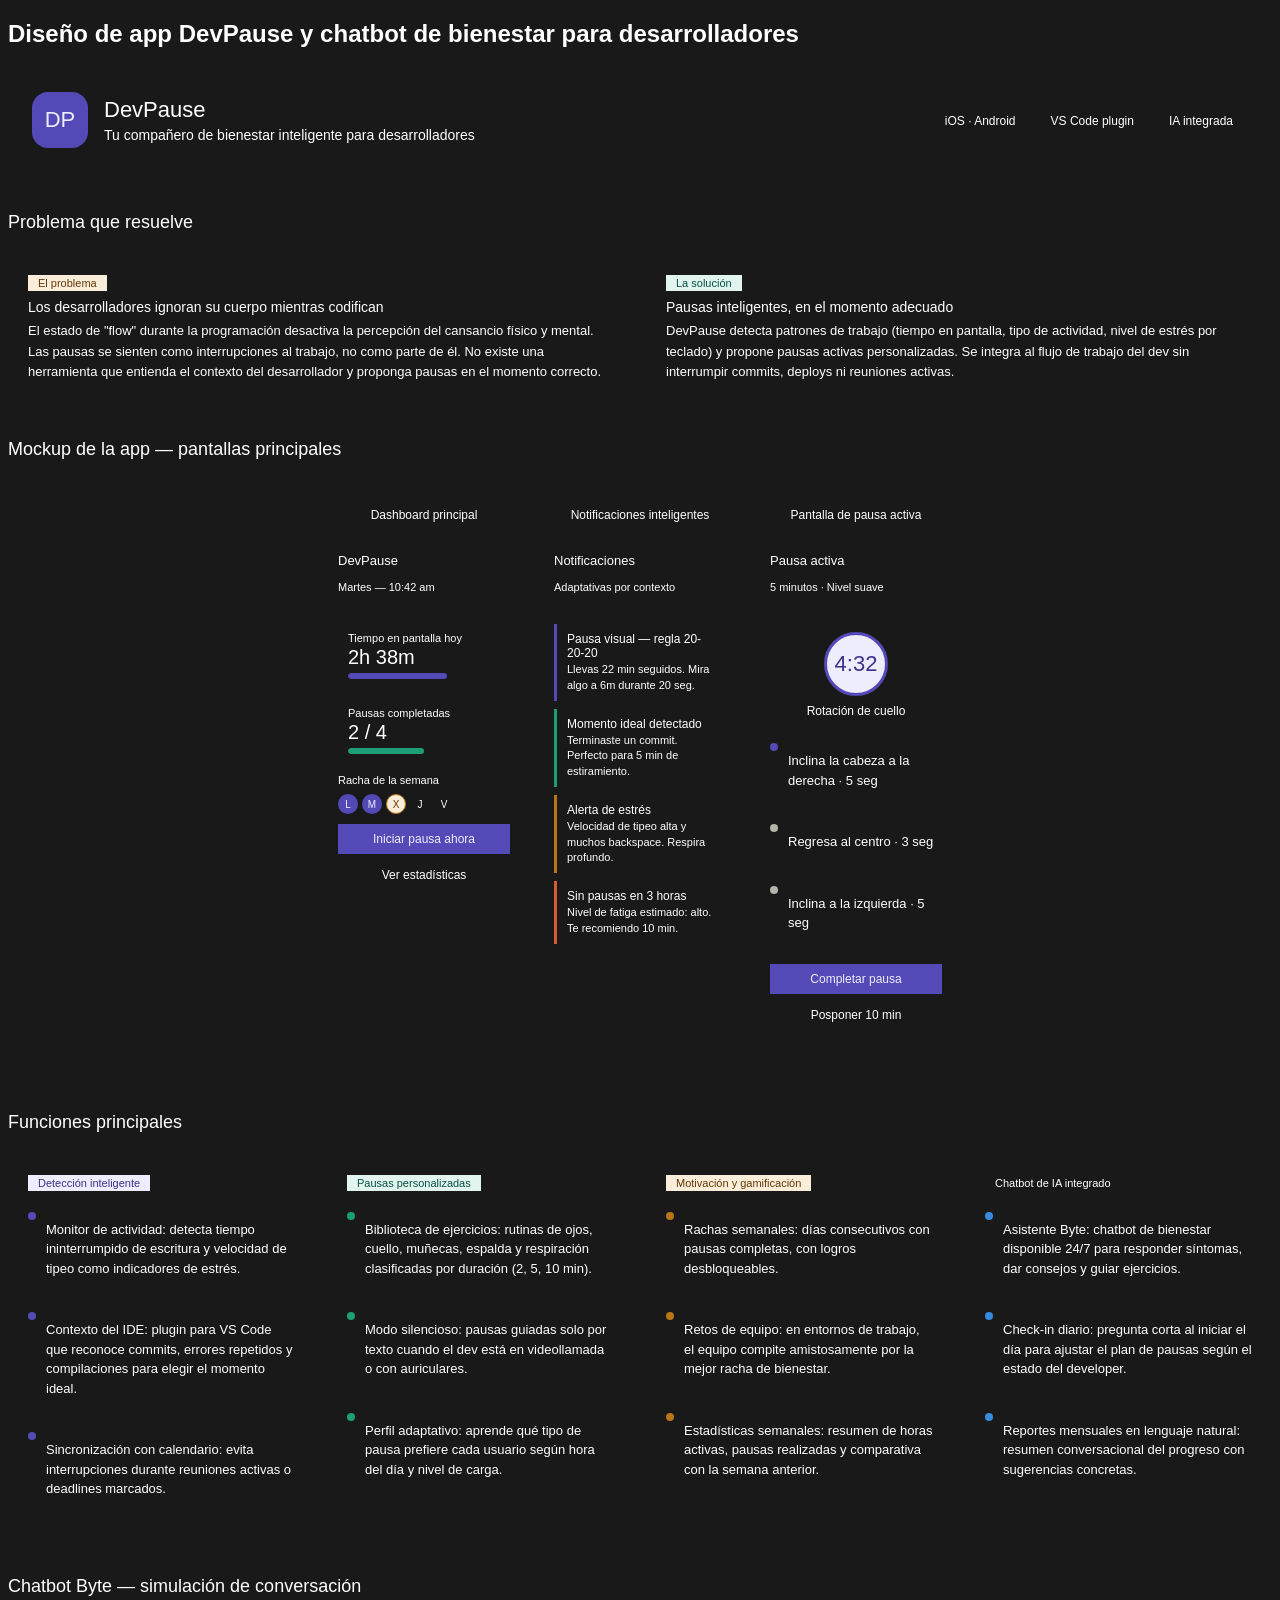
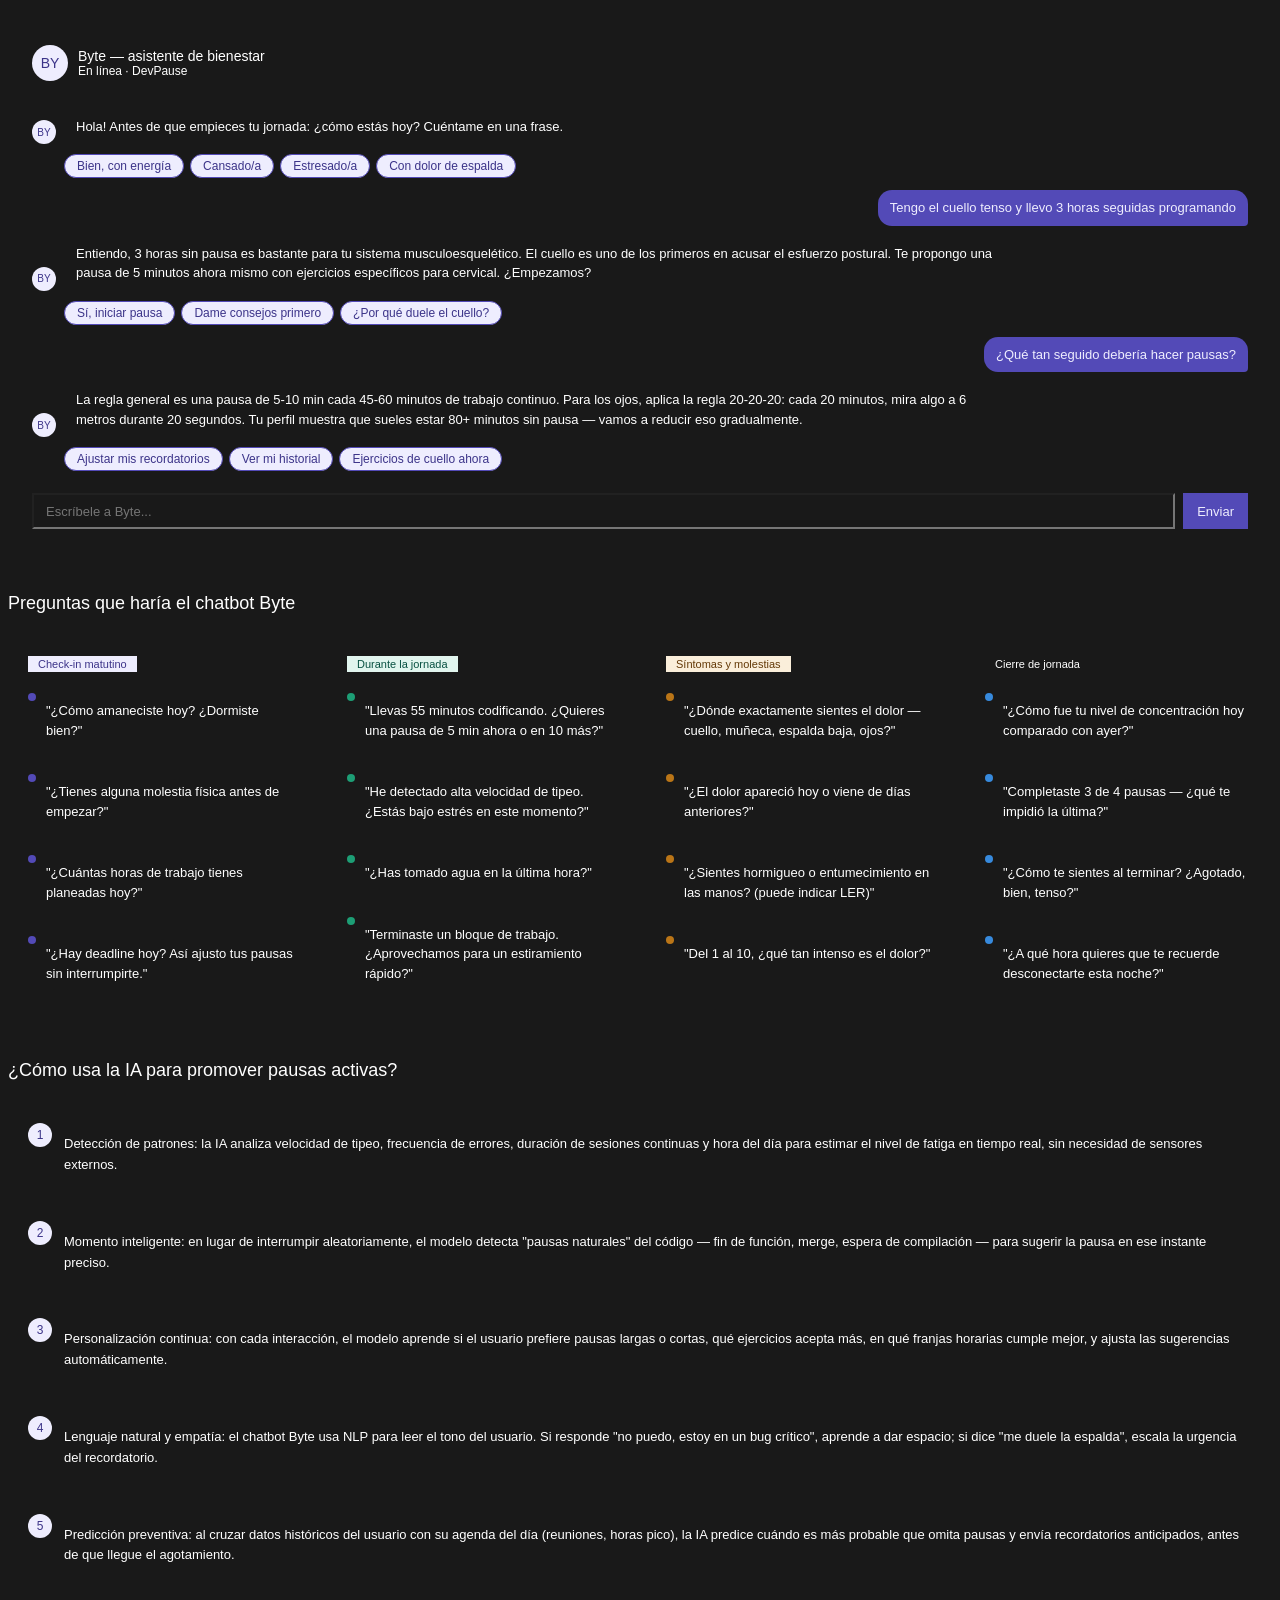
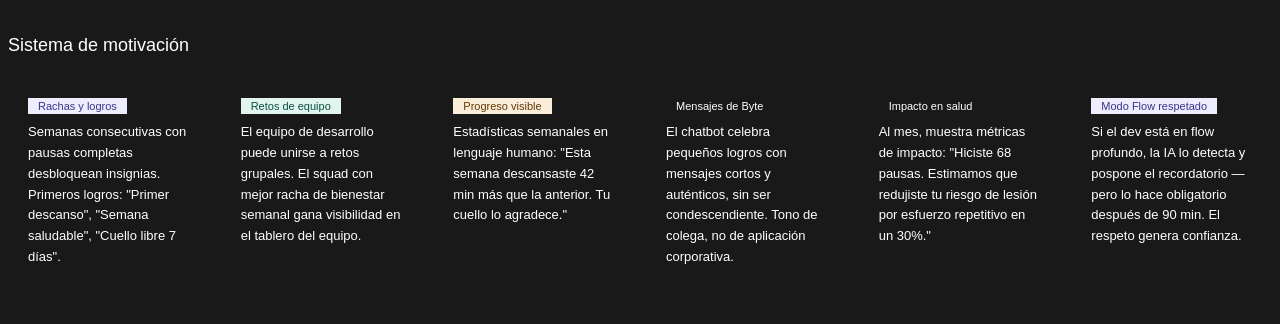
<file: devpause_app_chatbot_bienestar.html>
<!DOCTYPE html>
<style>
  * { box-sizing: border-box; }
  .sec { margin: 0 0 2.5rem; }
  .sec-title { font-size: 18px; font-weight: 500; color: var(--color-text-primary); margin: 0 0 1rem; padding-bottom: 8px; border-bottom: 0.5px solid var(--color-border-tertiary); }
  .grid2 { display: grid; grid-template-columns: repeat(auto-fit, minmax(280px, 1fr)); gap: 12px; }
  .grid3 { display: grid; grid-template-columns: repeat(auto-fit, minmax(180px, 1fr)); gap: 12px; }
  .card { background: var(--color-background-primary); border: 0.5px solid var(--color-border-tertiary); border-radius: var(--border-radius-lg); padding: 1rem 1.25rem; }
  .card-title { font-size: 14px; font-weight: 500; color: var(--color-text-primary); margin: 0 0 6px; }
  .card-body { font-size: 13px; color: var(--color-text-secondary); line-height: 1.6; margin: 0; }
  .badge { display: inline-block; font-size: 11px; font-weight: 500; padding: 2px 10px; border-radius: var(--border-radius-md); margin: 0 0 8px; }
  .badge-purple { background: #EEEDFE; color: #3C3489; }
  .badge-teal { background: #E1F5EE; color: #085041; }
  .badge-amber { background: #FAEEDA; color: #633806; }
  .badge-blue { background: var(--color-background-info); color: var(--color-text-info); }
  .badge-green { background: var(--color-background-success); color: var(--color-text-success); }
  .chip { display: inline-block; font-size: 12px; background: var(--color-background-secondary); border: 0.5px solid var(--color-border-secondary); border-radius: 20px; padding: 3px 12px; color: var(--color-text-secondary); margin: 3px 3px 0 0; }

  .phone-shell { background: var(--color-background-secondary); border-radius: var(--border-radius-lg); padding: 1.5rem; display: flex; gap: 16px; flex-wrap: wrap; justify-content: center; }
  .phone { width: 200px; background: var(--color-background-primary); border: 0.5px solid var(--color-border-tertiary); border-radius: 20px; overflow: hidden; flex-shrink: 0; }
  .phone-bar { background: var(--color-background-secondary); padding: 10px 14px 8px; border-bottom: 0.5px solid var(--color-border-tertiary); }
  .phone-app { font-size: 13px; font-weight: 500; color: var(--color-text-primary); }
  .phone-sub { font-size: 11px; color: var(--color-text-secondary); }
  .phone-body { padding: 12px 14px; }
  .phone-stat { background: var(--color-background-secondary); border-radius: var(--border-radius-md); padding: 8px 10px; margin: 0 0 8px; }
  .phone-stat-label { font-size: 11px; color: var(--color-text-tertiary); margin: 0 0 2px; }
  .phone-stat-val { font-size: 20px; font-weight: 500; color: var(--color-text-primary); margin: 0; }
  .phone-btn { width: 100%; text-align: center; font-size: 12px; font-weight: 500; padding: 8px; border-radius: var(--border-radius-md); border: none; cursor: pointer; margin: 0 0 6px; display: block; }
  .phone-btn-primary { background: #534AB7; color: #EEEDFE; }
  .phone-btn-outline { background: transparent; border: 0.5px solid var(--color-border-secondary); color: var(--color-text-secondary); }
  .notif { background: var(--color-background-secondary); border-left: 3px solid #534AB7; border-radius: 0 var(--border-radius-md) var(--border-radius-md) 0; padding: 8px 10px; margin: 0 0 8px; }
  .notif-title { font-size: 12px; font-weight: 500; color: var(--color-text-primary); margin: 0 0 2px; }
  .notif-body { font-size: 11px; color: var(--color-text-secondary); margin: 0; line-height: 1.4; }
  .progress-bar { background: var(--color-border-tertiary); border-radius: 4px; height: 6px; margin: 4px 0; overflow: hidden; }
  .progress-fill { height: 100%; border-radius: 4px; background: #534AB7; transition: width 0.4s; }
  .streak-row { display: flex; gap: 4px; margin: 8px 0; }
  .streak-dot { width: 20px; height: 20px; border-radius: 50%; font-size: 10px; display: flex; align-items: center; justify-content: center; font-weight: 500; }
  .streak-done { background: #534AB7; color: #EEEDFE; }
  .streak-today { background: #FAEEDA; color: #633806; border: 1.5px solid #BA7517; }
  .streak-off { background: var(--color-background-secondary); color: var(--color-text-tertiary); border: 0.5px solid var(--color-border-tertiary); }

  .chat-shell { background: var(--color-background-secondary); border-radius: var(--border-radius-lg); padding: 1.5rem; }
  .chat-header { display: flex; align-items: center; gap: 10px; margin: 0 0 1rem; padding-bottom: 12px; border-bottom: 0.5px solid var(--color-border-tertiary); }
  .bot-avatar { width: 36px; height: 36px; border-radius: 50%; background: #EEEDFE; display: flex; align-items: center; justify-content: center; font-size: 14px; font-weight: 500; color: #3C3489; flex-shrink: 0; }
  .chat-name { font-size: 14px; font-weight: 500; color: var(--color-text-primary); margin: 0; }
  .chat-status { font-size: 12px; color: var(--color-text-success); margin: 0; }
  .msg-row { display: flex; gap: 8px; margin: 0 0 10px; align-items: flex-end; }
  .msg-row.user { flex-direction: row-reverse; }
  .msg-bubble { max-width: 78%; padding: 8px 12px; border-radius: 14px; font-size: 13px; line-height: 1.5; }
  .msg-bot { background: var(--color-background-primary); border: 0.5px solid var(--color-border-tertiary); color: var(--color-text-primary); border-bottom-left-radius: 4px; }
  .msg-user { background: #534AB7; color: #EEEDFE; border-bottom-right-radius: 4px; }
  .msg-mini-avatar { width: 24px; height: 24px; border-radius: 50%; background: #EEEDFE; display: flex; align-items: center; justify-content: center; font-size: 10px; font-weight: 500; color: #3C3489; flex-shrink: 0; }
  .quick-replies { display: flex; flex-wrap: wrap; gap: 6px; margin: 0 0 12px 32px; }
  .qr-btn { font-size: 12px; padding: 4px 12px; border-radius: 20px; border: 0.5px solid #534AB7; color: #3C3489; background: #EEEDFE; cursor: pointer; }
  .qr-btn:hover { background: #CECBF6; }
  .chat-input-row { display: flex; gap: 8px; align-items: center; margin-top: 10px; border-top: 0.5px solid var(--color-border-tertiary); padding-top: 10px; }
  .chat-input { flex: 1; height: 36px; font-size: 13px; border-radius: var(--border-radius-md); padding: 0 12px; }
  .send-btn { height: 36px; padding: 0 14px; font-size: 13px; border-radius: var(--border-radius-md); background: #534AB7; color: #EEEDFE; border: none; cursor: pointer; font-weight: 500; }

  .ai-flow { display: flex; flex-direction: column; gap: 8px; }
  .ai-step { display: flex; gap: 12px; align-items: flex-start; }
  .ai-num { width: 24px; height: 24px; border-radius: 50%; background: #EEEDFE; color: #3C3489; font-size: 12px; font-weight: 500; display: flex; align-items: center; justify-content: center; flex-shrink: 0; margin-top: 2px; }
  .ai-text { font-size: 13px; color: var(--color-text-secondary); line-height: 1.6; }
  .ai-text strong { color: var(--color-text-primary); font-weight: 500; }
  .connector { width: 2px; height: 14px; background: var(--color-border-tertiary); margin-left: 11px; }

  .feat-item { display: flex; gap: 10px; align-items: flex-start; padding: 8px 0; border-bottom: 0.5px solid var(--color-border-tertiary); }
  .feat-item:last-child { border-bottom: none; }
  .feat-dot { width: 8px; height: 8px; border-radius: 50%; background: #534AB7; flex-shrink: 0; margin-top: 5px; }
  .feat-text { font-size: 13px; color: var(--color-text-secondary); line-height: 1.5; }
  .feat-text strong { color: var(--color-text-primary); font-weight: 500; }
 * {font-family: Arial, Helvetica, sans-serif;color: #fff;background-color: #191919}
</style>

<h2 class="sr-only">Diseño de app DevPause y chatbot de bienestar para desarrolladores</h2>

<div class="sec">
  <div style="background: var(--color-background-secondary); border-radius: var(--border-radius-lg); padding: 1.5rem; display: flex; align-items: center; gap: 16px; flex-wrap: wrap;">
    <div style="width: 56px; height: 56px; border-radius: 16px; background: #534AB7; display: flex; align-items: center; justify-content: center; font-size: 22px; font-weight: 500; color: #EEEDFE; flex-shrink: 0;">DP</div>
    <div style="flex: 1; min-width: 200px;">
      <p style="font-size: 22px; font-weight: 500; color: var(--color-text-primary); margin: 0 0 4px;">DevPause</p>
      <p style="font-size: 14px; color: var(--color-text-secondary); margin: 0;">Tu compañero de bienestar inteligente para desarrolladores</p>
    </div>
    <div style="display: flex; gap: 8px; flex-wrap: wrap;">
      <span class="chip">iOS · Android</span>
      <span class="chip">VS Code plugin</span>
      <span class="chip">IA integrada</span>
    </div>
  </div>
</div>

<div class="sec">
  <p class="sec-title">Problema que resuelve</p>
  <div class="grid2">
    <div class="card">
      <span class="badge badge-amber">El problema</span>
      <p class="card-title">Los desarrolladores ignoran su cuerpo mientras codifican</p>
      <p class="card-body">El estado de "flow" durante la programación desactiva la percepción del cansancio físico y mental. Las pausas se sienten como interrupciones al trabajo, no como parte de él. No existe una herramienta que entienda el contexto del desarrollador y proponga pausas en el momento correcto.</p>
    </div>
    <div class="card">
      <span class="badge badge-teal">La solución</span>
      <p class="card-title">Pausas inteligentes, en el momento adecuado</p>
      <p class="card-body">DevPause detecta patrones de trabajo (tiempo en pantalla, tipo de actividad, nivel de estrés por teclado) y propone pausas activas personalizadas. Se integra al flujo de trabajo del dev sin interrumpir commits, deploys ni reuniones activas.</p>
    </div>
  </div>
</div>

<div class="sec">
  <p class="sec-title">Mockup de la app — pantallas principales</p>
  <div class="phone-shell">

    <div>
      <p style="font-size: 12px; color: var(--color-text-tertiary); text-align: center; margin: 0 0 8px;">Dashboard principal</p>
      <div class="phone">
        <div class="phone-bar">
          <p class="phone-app">DevPause</p>
          <p class="phone-sub">Martes — 10:42 am</p>
        </div>
        <div class="phone-body">
          <div class="phone-stat">
            <p class="phone-stat-label">Tiempo en pantalla hoy</p>
            <p class="phone-stat-val">2h 38m</p>
            <div class="progress-bar"><div class="progress-fill" style="width: 65%;"></div></div>
          </div>
          <div class="phone-stat">
            <p class="phone-stat-label">Pausas completadas</p>
            <p class="phone-stat-val">2 / 4</p>
            <div class="progress-bar"><div class="progress-fill" style="width: 50%; background: #1D9E75;"></div></div>
          </div>
          <p style="font-size: 11px; color: var(--color-text-tertiary); margin: 8px 0 4px;">Racha de la semana</p>
          <div class="streak-row">
            <div class="streak-dot streak-done">L</div>
            <div class="streak-dot streak-done">M</div>
            <div class="streak-dot streak-today">X</div>
            <div class="streak-dot streak-off">J</div>
            <div class="streak-dot streak-off">V</div>
          </div>
          <button class="phone-btn phone-btn-primary" style="margin-top: 10px;">Iniciar pausa ahora</button>
          <button class="phone-btn phone-btn-outline">Ver estadísticas</button>
        </div>
      </div>
    </div>

    <div>
      <p style="font-size: 12px; color: var(--color-text-tertiary); text-align: center; margin: 0 0 8px;">Notificaciones inteligentes</p>
      <div class="phone">
        <div class="phone-bar">
          <p class="phone-app">Notificaciones</p>
          <p class="phone-sub">Adaptativas por contexto</p>
        </div>
        <div class="phone-body">
          <div class="notif">
            <p class="notif-title">Pausa visual — regla 20-20-20</p>
            <p class="notif-body">Llevas 22 min seguidos. Mira algo a 6m durante 20 seg.</p>
          </div>
          <div class="notif" style="border-left-color: #1D9E75;">
            <p class="notif-title">Momento ideal detectado</p>
            <p class="notif-body">Terminaste un commit. Perfecto para 5 min de estiramiento.</p>
          </div>
          <div class="notif" style="border-left-color: #BA7517;">
            <p class="notif-title">Alerta de estrés</p>
            <p class="notif-body">Velocidad de tipeo alta y muchos backspace. Respira profundo.</p>
          </div>
          <div class="notif" style="border-left-color: #D85A30;">
            <p class="notif-title">Sin pausas en 3 horas</p>
            <p class="notif-body">Nivel de fatiga estimado: alto. Te recomiendo 10 min.</p>
          </div>
        </div>
      </div>
    </div>

    <div>
      <p style="font-size: 12px; color: var(--color-text-tertiary); text-align: center; margin: 0 0 8px;">Pantalla de pausa activa</p>
      <div class="phone">
        <div class="phone-bar">
          <p class="phone-app">Pausa activa</p>
          <p class="phone-sub">5 minutos · Nivel suave</p>
        </div>
        <div class="phone-body">
          <div style="text-align: center; padding: 8px 0 12px;">
            <div style="width: 64px; height: 64px; border-radius: 50%; background: #EEEDFE; border: 3px solid #534AB7; display: flex; align-items: center; justify-content: center; font-size: 22px; font-weight: 500; color: #3C3489; margin: 0 auto 8px;">4:32</div>
            <p style="font-size: 12px; color: var(--color-text-secondary); margin: 0;">Rotación de cuello</p>
          </div>
          <div class="feat-item">
            <div class="feat-dot" style="background: #534AB7;"></div>
            <p class="feat-text">Inclina la cabeza a la derecha · 5 seg</p>
          </div>
          <div class="feat-item">
            <div class="feat-dot" style="background: #B4B2A9;"></div>
            <p class="feat-text">Regresa al centro · 3 seg</p>
          </div>
          <div class="feat-item">
            <div class="feat-dot" style="background: #B4B2A9;"></div>
            <p class="feat-text">Inclina a la izquierda · 5 seg</p>
          </div>
          <button class="phone-btn phone-btn-primary" style="margin-top: 10px;">Completar pausa</button>
          <button class="phone-btn phone-btn-outline">Posponer 10 min</button>
        </div>
      </div>
    </div>

  </div>
</div>

<div class="sec">
  <p class="sec-title">Funciones principales</p>
  <div class="grid2">
    <div class="card">
      <span class="badge badge-purple">Detección inteligente</span>
      <div class="feat-item"><div class="feat-dot"></div><p class="feat-text"><strong>Monitor de actividad:</strong> detecta tiempo ininterrumpido de escritura y velocidad de tipeo como indicadores de estrés.</p></div>
      <div class="feat-item"><div class="feat-dot"></div><p class="feat-text"><strong>Contexto del IDE:</strong> plugin para VS Code que reconoce commits, errores repetidos y compilaciones para elegir el momento ideal.</p></div>
      <div class="feat-item"><div class="feat-dot"></div><p class="feat-text"><strong>Sincronización con calendario:</strong> evita interrupciones durante reuniones activas o deadlines marcados.</p></div>
    </div>
    <div class="card">
      <span class="badge badge-teal">Pausas personalizadas</span>
      <div class="feat-item"><div class="feat-dot" style="background:#1D9E75;"></div><p class="feat-text"><strong>Biblioteca de ejercicios:</strong> rutinas de ojos, cuello, muñecas, espalda y respiración clasificadas por duración (2, 5, 10 min).</p></div>
      <div class="feat-item"><div class="feat-dot" style="background:#1D9E75;"></div><p class="feat-text"><strong>Modo silencioso:</strong> pausas guiadas solo por texto cuando el dev está en videollamada o con auriculares.</p></div>
      <div class="feat-item"><div class="feat-dot" style="background:#1D9E75;"></div><p class="feat-text"><strong>Perfil adaptativo:</strong> aprende qué tipo de pausa prefiere cada usuario según hora del día y nivel de carga.</p></div>
    </div>
    <div class="card">
      <span class="badge badge-amber">Motivación y gamificación</span>
      <div class="feat-item"><div class="feat-dot" style="background:#BA7517;"></div><p class="feat-text"><strong>Rachas semanales:</strong> días consecutivos con pausas completas, con logros desbloqueables.</p></div>
      <div class="feat-item"><div class="feat-dot" style="background:#BA7517;"></div><p class="feat-text"><strong>Retos de equipo:</strong> en entornos de trabajo, el equipo compite amistosamente por la mejor racha de bienestar.</p></div>
      <div class="feat-item"><div class="feat-dot" style="background:#BA7517;"></div><p class="feat-text"><strong>Estadísticas semanales:</strong> resumen de horas activas, pausas realizadas y comparativa con la semana anterior.</p></div>
    </div>
    <div class="card">
      <span class="badge badge-blue">Chatbot de IA integrado</span>
      <div class="feat-item"><div class="feat-dot" style="background:#378ADD;"></div><p class="feat-text"><strong>Asistente Byte:</strong> chatbot de bienestar disponible 24/7 para responder síntomas, dar consejos y guiar ejercicios.</p></div>
      <div class="feat-item"><div class="feat-dot" style="background:#378ADD;"></div><p class="feat-text"><strong>Check-in diario:</strong> pregunta corta al iniciar el día para ajustar el plan de pausas según el estado del developer.</p></div>
      <div class="feat-item"><div class="feat-dot" style="background:#378ADD;"></div><p class="feat-text"><strong>Reportes mensuales en lenguaje natural:</strong> resumen conversacional del progreso con sugerencias concretas.</p></div>
    </div>
  </div>
</div>

<div class="sec">
  <p class="sec-title">Chatbot Byte — simulación de conversación</p>
  <div class="chat-shell">
    <div class="chat-header">
      <div class="bot-avatar">BY</div>
      <div>
        <p class="chat-name">Byte — asistente de bienestar</p>
        <p class="chat-status">En línea · DevPause</p>
      </div>
    </div>

    <div class="msg-row">
      <div class="msg-mini-avatar">BY</div>
      <div class="msg-bubble msg-bot">Hola! Antes de que empieces tu jornada: ¿cómo estás hoy? Cuéntame en una frase.</div>
    </div>
    <div class="quick-replies">
      <span class="qr-btn">Bien, con energía</span>
      <span class="qr-btn">Cansado/a</span>
      <span class="qr-btn">Estresado/a</span>
      <span class="qr-btn">Con dolor de espalda</span>
    </div>

    <div class="msg-row user">
      <div class="msg-bubble msg-user">Tengo el cuello tenso y llevo 3 horas seguidas programando</div>
    </div>

    <div class="msg-row">
      <div class="msg-mini-avatar">BY</div>
      <div class="msg-bubble msg-bot">Entiendo, 3 horas sin pausa es bastante para tu sistema musculoesquelético. El cuello es uno de los primeros en acusar el esfuerzo postural. Te propongo una pausa de 5 minutos ahora mismo con ejercicios específicos para cervical. ¿Empezamos?</div>
    </div>
    <div class="quick-replies">
      <span class="qr-btn">Sí, iniciar pausa</span>
      <span class="qr-btn">Dame consejos primero</span>
      <span class="qr-btn">¿Por qué duele el cuello?</span>
    </div>

    <div class="msg-row user">
      <div class="msg-bubble msg-user">¿Qué tan seguido debería hacer pausas?</div>
    </div>

    <div class="msg-row">
      <div class="msg-mini-avatar">BY</div>
      <div class="msg-bubble msg-bot">La regla general es una pausa de 5-10 min cada 45-60 minutos de trabajo continuo. Para los ojos, aplica la regla 20-20-20: cada 20 minutos, mira algo a 6 metros durante 20 segundos. Tu perfil muestra que sueles estar 80+ minutos sin pausa — vamos a reducir eso gradualmente.</div>
    </div>
    <div class="quick-replies">
      <span class="qr-btn">Ajustar mis recordatorios</span>
      <span class="qr-btn">Ver mi historial</span>
      <span class="qr-btn">Ejercicios de cuello ahora</span>
    </div>

    <div class="chat-input-row">
      <input class="chat-input" type="text" placeholder="Escríbele a Byte..." readonly>
      <button class="send-btn">Enviar</button>
    </div>
  </div>
</div>

<div class="sec">
  <p class="sec-title">Preguntas que haría el chatbot Byte</p>
  <div class="grid2">
    <div class="card">
      <span class="badge badge-purple">Check-in matutino</span>
      <div class="feat-item"><div class="feat-dot"></div><p class="feat-text">"¿Cómo amaneciste hoy? ¿Dormiste bien?"</p></div>
      <div class="feat-item"><div class="feat-dot"></div><p class="feat-text">"¿Tienes alguna molestia física antes de empezar?"</p></div>
      <div class="feat-item"><div class="feat-dot"></div><p class="feat-text">"¿Cuántas horas de trabajo tienes planeadas hoy?"</p></div>
      <div class="feat-item"><div class="feat-dot"></div><p class="feat-text">"¿Hay deadline hoy? Así ajusto tus pausas sin interrumpirte."</p></div>
    </div>
    <div class="card">
      <span class="badge badge-teal">Durante la jornada</span>
      <div class="feat-item"><div class="feat-dot" style="background:#1D9E75;"></div><p class="feat-text">"Llevas 55 minutos codificando. ¿Quieres una pausa de 5 min ahora o en 10 más?"</p></div>
      <div class="feat-item"><div class="feat-dot" style="background:#1D9E75;"></div><p class="feat-text">"He detectado alta velocidad de tipeo. ¿Estás bajo estrés en este momento?"</p></div>
      <div class="feat-item"><div class="feat-dot" style="background:#1D9E75;"></div><p class="feat-text">"¿Has tomado agua en la última hora?"</p></div>
      <div class="feat-item"><div class="feat-dot" style="background:#1D9E75;"></div><p class="feat-text">"Terminaste un bloque de trabajo. ¿Aprovechamos para un estiramiento rápido?"</p></div>
    </div>
    <div class="card">
      <span class="badge badge-amber">Síntomas y molestias</span>
      <div class="feat-item"><div class="feat-dot" style="background:#BA7517;"></div><p class="feat-text">"¿Dónde exactamente sientes el dolor — cuello, muñeca, espalda baja, ojos?"</p></div>
      <div class="feat-item"><div class="feat-dot" style="background:#BA7517;"></div><p class="feat-text">"¿El dolor apareció hoy o viene de días anteriores?"</p></div>
      <div class="feat-item"><div class="feat-dot" style="background:#BA7517;"></div><p class="feat-text">"¿Sientes hormigueo o entumecimiento en las manos? (puede indicar LER)"</p></div>
      <div class="feat-item"><div class="feat-dot" style="background:#BA7517;"></div><p class="feat-text">"Del 1 al 10, ¿qué tan intenso es el dolor?"</p></div>
    </div>
    <div class="card">
      <span class="badge badge-blue">Cierre de jornada</span>
      <div class="feat-item"><div class="feat-dot" style="background:#378ADD;"></div><p class="feat-text">"¿Cómo fue tu nivel de concentración hoy comparado con ayer?"</p></div>
      <div class="feat-item"><div class="feat-dot" style="background:#378ADD;"></div><p class="feat-text">"Completaste 3 de 4 pausas — ¿qué te impidió la última?"</p></div>
      <div class="feat-item"><div class="feat-dot" style="background:#378ADD;"></div><p class="feat-text">"¿Cómo te sientes al terminar? ¿Agotado, bien, tenso?"</p></div>
      <div class="feat-item"><div class="feat-dot" style="background:#378ADD;"></div><p class="feat-text">"¿A qué hora quieres que te recuerde desconectarte esta noche?"</p></div>
    </div>
  </div>
</div>

<div class="sec">
  <p class="sec-title">¿Cómo usa la IA para promover pausas activas?</p>
  <div class="card" style="margin-bottom: 12px;">
    <div class="ai-flow">
      <div class="ai-step">
        <div class="ai-num">1</div>
        <p class="ai-text"><strong>Detección de patrones:</strong> la IA analiza velocidad de tipeo, frecuencia de errores, duración de sesiones continuas y hora del día para estimar el nivel de fatiga en tiempo real, sin necesidad de sensores externos.</p>
      </div>
      <div class="connector"></div>
      <div class="ai-step">
        <div class="ai-num">2</div>
        <p class="ai-text"><strong>Momento inteligente:</strong> en lugar de interrumpir aleatoriamente, el modelo detecta "pausas naturales" del código — fin de función, merge, espera de compilación — para sugerir la pausa en ese instante preciso.</p>
      </div>
      <div class="connector"></div>
      <div class="ai-step">
        <div class="ai-num">3</div>
        <p class="ai-text"><strong>Personalización continua:</strong> con cada interacción, el modelo aprende si el usuario prefiere pausas largas o cortas, qué ejercicios acepta más, en qué franjas horarias cumple mejor, y ajusta las sugerencias automáticamente.</p>
      </div>
      <div class="connector"></div>
      <div class="ai-step">
        <div class="ai-num">4</div>
        <p class="ai-text"><strong>Lenguaje natural y empatía:</strong> el chatbot Byte usa NLP para leer el tono del usuario. Si responde "no puedo, estoy en un bug crítico", aprende a dar espacio; si dice "me duele la espalda", escala la urgencia del recordatorio.</p>
      </div>
      <div class="connector"></div>
      <div class="ai-step">
        <div class="ai-num">5</div>
        <p class="ai-text"><strong>Predicción preventiva:</strong> al cruzar datos históricos del usuario con su agenda del día (reuniones, horas pico), la IA predice cuándo es más probable que omita pausas y envía recordatorios anticipados, antes de que llegue el agotamiento.</p>
      </div>
    </div>
  </div>
</div>

<div class="sec">
  <p class="sec-title">Sistema de motivación</p>
  <div class="grid3">
    <div class="card">
      <span class="badge badge-purple">Rachas y logros</span>
      <p class="card-body">Semanas consecutivas con pausas completas desbloquean insignias. Primeros logros: "Primer descanso", "Semana saludable", "Cuello libre 7 días".</p>
    </div>
    <div class="card">
      <span class="badge badge-teal">Retos de equipo</span>
      <p class="card-body">El equipo de desarrollo puede unirse a retos grupales. El squad con mejor racha de bienestar semanal gana visibilidad en el tablero del equipo.</p>
    </div>
    <div class="card">
      <span class="badge badge-amber">Progreso visible</span>
      <p class="card-body">Estadísticas semanales en lenguaje humano: "Esta semana descansaste 42 min más que la anterior. Tu cuello lo agradece."</p>
    </div>
    <div class="card">
      <span class="badge badge-blue">Mensajes de Byte</span>
      <p class="card-body">El chatbot celebra pequeños logros con mensajes cortos y auténticos, sin ser condescendiente. Tono de colega, no de aplicación corporativa.</p>
    </div>
    <div class="card">
      <span class="badge badge-green">Impacto en salud</span>
      <p class="card-body">Al mes, muestra métricas de impacto: "Hiciste 68 pausas. Estimamos que redujiste tu riesgo de lesión por esfuerzo repetitivo en un 30%."</p>
    </div>
    <div class="card">
      <span class="badge badge-purple">Modo Flow respetado</span>
      <p class="card-body">Si el dev está en flow profundo, la IA lo detecta y pospone el recordatorio — pero lo hace obligatorio después de 90 min. El respeto genera confianza.</p>
    </div>
  </div>
</div>
</style>
</file>
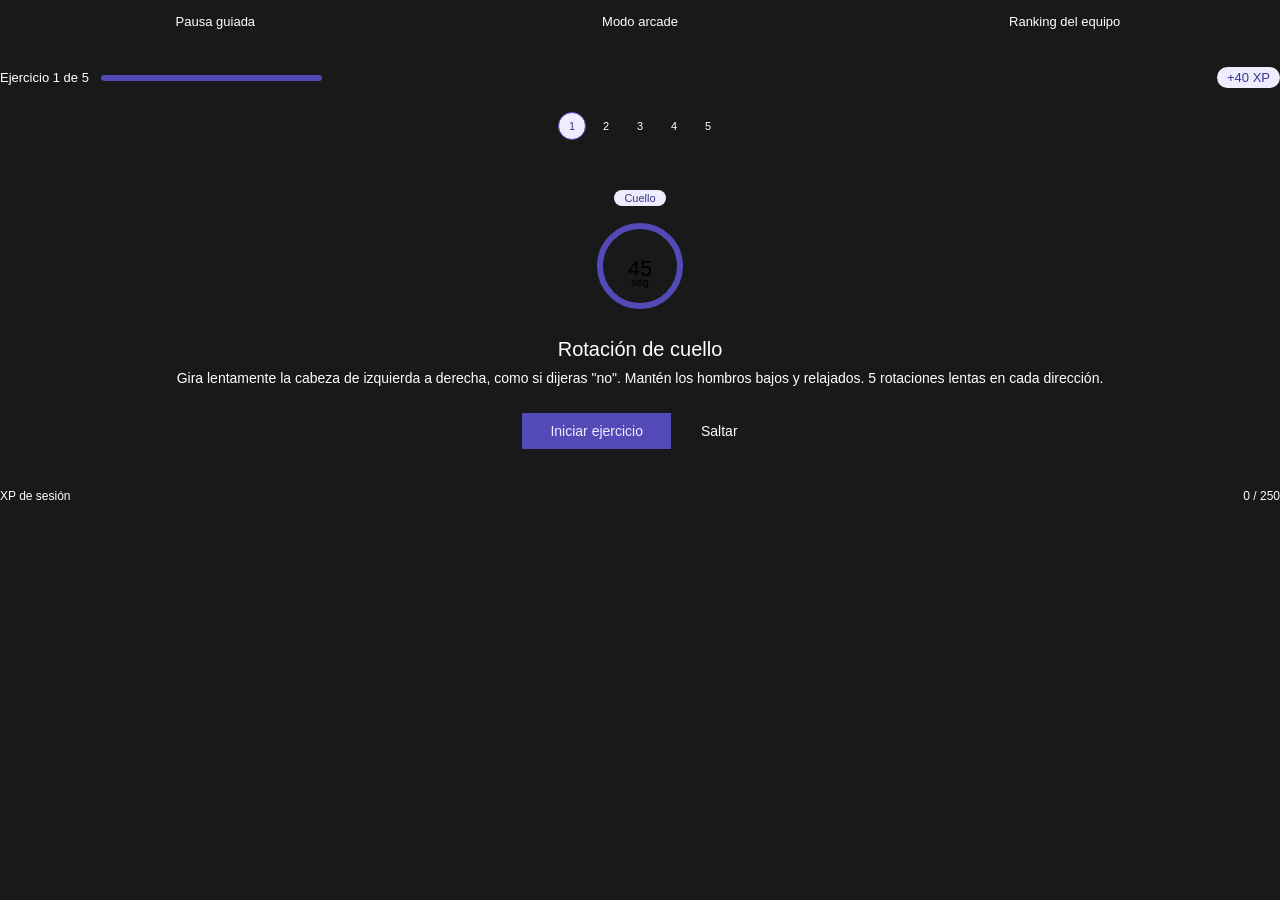
<file: pausa_activa_5min_gamificada.html>
<!DOCTYPE html>
<style>
*{box-sizing:border-box;margin:0;padding:0;}
.sr-only{position:absolute;width:1px;height:1px;overflow:hidden;clip:rect(0,0,0,0);}

.tab-row{display:flex;gap:6px;margin:0 0 1.5rem;background:var(--color-background-secondary);padding:6px;border-radius:var(--border-radius-lg);}
.tab-btn{flex:1;padding:8px 4px;font-size:13px;font-weight:500;border:none;border-radius:var(--border-radius-md);cursor:pointer;transition:background .15s,color .15s;background:transparent;color:var(--color-text-secondary);}
.tab-btn.active{background:var(--color-background-primary);color:var(--color-text-primary);border:0.5px solid var(--color-border-tertiary);}

.panel{display:none;}
.panel.active{display:block;}

/* ── PAUSA GUIADA ── */
.step-header{display:flex;align-items:center;gap:12px;margin:0 0 1.5rem;}
.step-counter{font-size:13px;color:var(--color-text-secondary);}
.step-progress{flex:1;height:6px;background:var(--color-border-tertiary);border-radius:4px;overflow:hidden;}
.step-progress-fill{height:100%;border-radius:4px;background:#534AB7;transition:width .4s;}
.step-pts{font-size:13px;font-weight:500;color:#3C3489;background:#EEEDFE;padding:3px 10px;border-radius:20px;}

.step-card{background:var(--color-background-primary);border:0.5px solid var(--color-border-tertiary);border-radius:var(--border-radius-lg);padding:1.5rem;margin:0 0 1rem;text-align:center;}
.step-zone{display:inline-block;font-size:11px;font-weight:500;padding:2px 10px;border-radius:20px;margin:0 0 12px;}
.zone-neck{background:#EEEDFE;color:#3C3489;}
.zone-wrist{background:#FAEEDA;color:#633806;}
.zone-back{background:#E1F5EE;color:#085041;}
.zone-eyes{background:#E6F1FB;color:#0C447C;}
.zone-breath{background:#FAECE7;color:#712B13;}

.step-name{font-size:20px;font-weight:500;color:var(--color-text-primary);margin:0 0 6px;}
.step-desc{font-size:14px;color:var(--color-text-secondary);line-height:1.6;margin:0 0 1.5rem;}

.timer-ring{width:96px;height:96px;margin:0 auto 1.5rem;}
.timer-ring svg{width:96px;height:96px;}
.timer-text{font-size:22px;font-weight:500;fill:var(--color-text-primary);}
.timer-sub{font-size:11px;fill:var(--color-text-secondary);}
.ring-bg{fill:none;stroke:var(--color-border-tertiary);stroke-width:6;}
.ring-fg{fill:none;stroke:#534AB7;stroke-width:6;stroke-linecap:round;stroke-dasharray:251;stroke-dashoffset:0;transition:stroke-dashoffset .5s linear;transform:rotate(-90deg);transform-origin:48px 48px;}

.btn-row{display:flex;gap:10px;justify-content:center;flex-wrap:wrap;}
.btn-main{padding:10px 28px;font-size:14px;font-weight:500;border-radius:var(--border-radius-md);border:none;cursor:pointer;background:#534AB7;color:#EEEDFE;}
.btn-skip{padding:10px 20px;font-size:14px;border-radius:var(--border-radius-md);border:0.5px solid var(--color-border-secondary);background:transparent;color:var(--color-text-secondary);cursor:pointer;}
.btn-main:active{transform:scale(.97);}
.btn-skip:active{transform:scale(.97);}

.xp-bar-wrap{margin:1rem 0;display:flex;align-items:center;gap:10px;}
.xp-label{font-size:12px;color:var(--color-text-secondary);white-space:nowrap;}
.xp-bar{flex:1;height:8px;background:var(--color-border-tertiary);border-radius:4px;overflow:hidden;}
.xp-fill{height:100%;background:#534AB7;border-radius:4px;transition:width .5s;}

.step-list{display:flex;gap:6px;justify-content:center;margin:0 0 1.5rem;flex-wrap:wrap;}
.step-pip{width:28px;height:28px;border-radius:50%;font-size:11px;font-weight:500;display:flex;align-items:center;justify-content:center;border:0.5px solid var(--color-border-secondary);color:var(--color-text-tertiary);background:var(--color-background-secondary);}
.step-pip.done{background:#534AB7;color:#EEEDFE;border-color:#534AB7;}
.step-pip.current{background:#EEEDFE;color:#3C3489;border:1.5px solid #534AB7;}

/* ── MODO ARCADE ── */
.arcade-header{background:var(--color-background-secondary);border-radius:var(--border-radius-lg);padding:1rem 1.25rem;margin:0 0 1rem;display:flex;justify-content:space-between;align-items:center;flex-wrap:wrap;gap:8px;}
.arcade-stat{text-align:center;}
.arcade-stat-val{font-size:22px;font-weight:500;color:var(--color-text-primary);}
.arcade-stat-label{font-size:11px;color:var(--color-text-secondary);}

.challenge-card{border:0.5px solid var(--color-border-tertiary);border-radius:var(--border-radius-lg);padding:1rem 1.25rem;margin:0 0 10px;display:flex;align-items:center;gap:14px;background:var(--color-background-primary);cursor:pointer;transition:border-color .15s;}
.challenge-card:hover{border-color:var(--color-border-secondary);}
.challenge-card.locked{opacity:.45;cursor:not-allowed;}
.challenge-card.done{border-left:3px solid #1D9E75;}
.challenge-card.done{border-radius:0 var(--border-radius-lg) var(--border-radius-lg) 0;}
.ch-icon{width:40px;height:40px;border-radius:var(--border-radius-md);display:flex;align-items:center;justify-content:center;font-size:18px;flex-shrink:0;}
.ch-title{font-size:14px;font-weight:500;color:var(--color-text-primary);}
.ch-desc{font-size:12px;color:var(--color-text-secondary);margin-top:2px;}
.ch-pts{font-size:13px;font-weight:500;color:#085041;background:#E1F5EE;padding:3px 10px;border-radius:20px;white-space:nowrap;margin-left:auto;flex-shrink:0;}
.ch-pts.done-pts{background:#E1F5EE;color:#085041;}
.ch-pts.locked-pts{background:var(--color-background-secondary);color:var(--color-text-tertiary);}

.combo-banner{background:#EEEDFE;border:0.5px solid #AFA9EC;border-radius:var(--border-radius-md);padding:10px 16px;display:flex;align-items:center;justify-content:space-between;margin:0 0 1rem;flex-wrap:wrap;gap:8px;}
.combo-text{font-size:13px;color:#3C3489;}
.combo-val{font-size:18px;font-weight:500;color:#534AB7;}

/* ── RANKING ── */
.rank-header{display:flex;gap:10px;margin:0 0 1rem;flex-wrap:wrap;}
.rank-badge{flex:1;min-width:120px;background:var(--color-background-secondary);border-radius:var(--border-radius-md);padding:.75rem 1rem;text-align:center;}
.rank-badge-val{font-size:18px;font-weight:500;color:var(--color-text-primary);}
.rank-badge-label{font-size:11px;color:var(--color-text-secondary);margin-top:2px;}

.rank-row{display:flex;align-items:center;gap:12px;padding:10px 14px;background:var(--color-background-primary);border:0.5px solid var(--color-border-tertiary);border-radius:var(--border-radius-lg);margin:0 0 8px;}
.rank-row.you{border:2px solid #534AB7;}
.rank-pos{font-size:15px;font-weight:500;color:var(--color-text-secondary);width:24px;text-align:center;flex-shrink:0;}
.rank-pos.gold{color:#BA7517;}
.rank-pos.silver{color:#888780;}
.rank-pos.bronze{color:#993C1D;}
.rank-avatar{width:36px;height:36px;border-radius:50%;display:flex;align-items:center;justify-content:center;font-size:13px;font-weight:500;flex-shrink:0;}
.rank-name{flex:1;font-size:14px;color:var(--color-text-primary);}
.rank-sub{font-size:12px;color:var(--color-text-secondary);}
.rank-pts-col{text-align:right;}
.rank-pts-val{font-size:15px;font-weight:500;color:var(--color-text-primary);}
.rank-streak{font-size:11px;color:var(--color-text-secondary);}

.week-row{display:flex;gap:4px;margin:1rem 0 .25rem;}
.week-day{flex:1;text-align:center;}
.week-day-label{font-size:11px;color:var(--color-text-tertiary);margin-bottom:4px;}
.week-bar{height:48px;background:var(--color-background-secondary);border-radius:4px;position:relative;overflow:hidden;}
.week-bar-fill{position:absolute;bottom:0;left:0;right:0;background:#534AB7;border-radius:4px;transition:height .4s;}
.week-day-pts{font-size:11px;color:var(--color-text-secondary);margin-top:4px;text-align:center;}

.award-row{display:flex;gap:8px;margin:1rem 0 0;flex-wrap:wrap;}
.award{background:var(--color-background-secondary);border:0.5px solid var(--color-border-tertiary);border-radius:var(--border-radius-md);padding:8px 12px;font-size:12px;color:var(--color-text-secondary);display:flex;align-items:center;gap:6px;}
.award.unlocked{background:#FAEEDA;border-color:#EF9F27;color:#633806;}

.you-tag{font-size:11px;background:#EEEDFE;color:#3C3489;padding:1px 8px;border-radius:20px;margin-left:6px;}
* {font-family: Arial, Helvetica, sans-serif;color: #fff;background-color: #191919}
</style>

<h2 class="sr-only">Pausa activa interactiva de 5 minutos para programadores, con modo guiado, modo arcade y ranking de equipo.</h2>

<div class="tab-row">
  <button class="tab-btn active" onclick="switchTab('guided')">Pausa guiada</button>
  <button class="tab-btn" onclick="switchTab('arcade')">Modo arcade</button>
  <button class="tab-btn" onclick="switchTab('ranking')">Ranking del equipo</button>
</div>

<!-- ── PANEL 1: PAUSA GUIADA ── -->
<div id="panel-guided" class="panel active">
  <div class="step-header">
    <span class="step-counter" id="step-label">Ejercicio 1 de 5</span>
    <div class="step-progress"><div class="step-progress-fill" id="step-bar" style="width:20%"></div></div>
    <span class="step-pts" id="pts-display">+0 XP</span>
  </div>

  <div class="step-list" id="pip-row">
    <div class="step-pip current" id="pip-0">1</div>
    <div class="step-pip" id="pip-1">2</div>
    <div class="step-pip" id="pip-2">3</div>
    <div class="step-pip" id="pip-3">4</div>
    <div class="step-pip" id="pip-4">5</div>
  </div>

  <div class="step-card" id="step-card">
    <span class="step-zone zone-neck" id="step-zone">Cuello</span>
    <div class="timer-ring">
      <svg viewBox="0 0 96 96">
        <circle class="ring-bg" cx="48" cy="48" r="40"/>
        <circle class="ring-fg" id="ring-fg" cx="48" cy="48" r="40"/>
        <text class="timer-text" x="48" y="50" text-anchor="middle" dominant-baseline="central" id="timer-num">45</text>
        <text class="timer-sub" x="48" y="64" text-anchor="middle" dominant-baseline="central">seg</text>
      </svg>
    </div>
    <p class="step-name" id="step-name">Rotación de cuello</p>
    <p class="step-desc" id="step-desc">Gira lentamente la cabeza de izquierda a derecha, como si dijeras "no". Mantén los hombros bajos y relajados. 5 rotaciones lentas en cada dirección.</p>
    <div class="btn-row">
      <button class="btn-main" id="btn-action" onclick="handleAction()">Iniciar ejercicio</button>
      <button class="btn-skip" onclick="skipStep()">Saltar</button>
    </div>
  </div>

  <div class="xp-bar-wrap">
    <span class="xp-label">XP de sesión</span>
    <div class="xp-bar"><div class="xp-fill" id="xp-fill" style="width:0%"></div></div>
    <span class="xp-label" id="xp-total">0 / 250</span>
  </div>

  <div id="finish-banner" style="display:none;background:#E1F5EE;border:0.5px solid #5DCAA5;border-radius:var(--border-radius-lg);padding:1.25rem;text-align:center;margin-top:1rem;">
    <p style="font-size:20px;font-weight:500;color:#085041;margin:0 0 6px;">Pausa completada</p>
    <p style="font-size:14px;color:#0F6E56;margin:0 0 1rem;">Ganaste 250 XP · Racha activa: 3 dias seguidos</p>
    <div style="display:flex;gap:10px;justify-content:center;flex-wrap:wrap;">
      <button class="btn-main" onclick="resetGuided()">Repetir pausa</button>
      <button class="btn-skip" onclick="switchTab('ranking')">Ver ranking</button>
    </div>
  </div>
</div>

<!-- ── PANEL 2: MODO ARCADE ── -->
<div id="panel-arcade" class="panel">
  <div class="arcade-header">
    <div class="arcade-stat"><div class="arcade-stat-val" id="arc-pts">320</div><div class="arcade-stat-label">puntos hoy</div></div>
    <div class="arcade-stat"><div class="arcade-stat-val" id="arc-streak">3</div><div class="arcade-stat-label">dias de racha</div></div>
    <div class="arcade-stat"><div class="arcade-stat-val" id="arc-level">Nv. 4</div><div class="arcade-stat-label">dev saludable</div></div>
    <div class="arcade-stat"><div class="arcade-stat-val" id="arc-combo">x1</div><div class="arcade-stat-label">combo activo</div></div>
  </div>

  <div class="combo-banner">
    <span class="combo-text">Completa 3 retos seguidos para activar combo x2</span>
    <span class="combo-val" id="combo-counter">1 / 3</span>
  </div>

  <div id="challenges-list"></div>

  <div class="award-row" id="awards-row">
    <div class="award" id="aw-first">Primer reto</div>
    <div class="award" id="aw-all">Racha de 5</div>
    <div class="award" id="aw-perfect">Pausa perfecta</div>
    <div class="award" id="aw-combo">Combo x2</div>
  </div>
</div>

<!-- ── PANEL 3: RANKING ── -->
<div id="panel-ranking" class="panel">
  <div class="rank-header">
    <div class="rank-badge"><div class="rank-badge-val">Team Dev</div><div class="rank-badge-label">tu equipo</div></div>
    <div class="rank-badge"><div class="rank-badge-val" id="rk-week-pts">1.840</div><div class="rank-badge-label">XP del equipo esta semana</div></div>
    <div class="rank-badge"><div class="rank-badge-val">#2</div><div class="rank-badge-label">posicion en empresa</div></div>
  </div>

  <div id="rank-list"></div>

  <p style="font-size:13px;font-weight:500;color:var(--color-text-secondary);margin:1.25rem 0 .5rem;">Actividad del equipo esta semana</p>
  <div class="week-row" id="week-chart"></div>

  <p style="font-size:13px;font-weight:500;color:var(--color-text-secondary);margin:1.25rem 0 .5rem;">Logros desbloqueados esta semana</p>
  <div class="award-row">
    <div class="award unlocked">Semana sin saltar</div>
    <div class="award unlocked">3 dias seguidos</div>
    <div class="award">7 dias seguidos</div>
    <div class="award">Equipo del mes</div>
  </div>

  <div style="margin:1rem 0 0;text-align:center;">
    <button class="btn-main" onclick="switchTab('guided');resetGuided()">Sumar XP ahora</button>
  </div>
</div>

<script>
const STEPS=[
  {zone:"Cuello",zoneClass:"zone-neck",name:"Rotación de cuello",desc:"Gira lentamente la cabeza de izquierda a derecha, como si dijeras \"no\". Mantén los hombros bajos y relajados. 5 rotaciones lentas en cada dirección.",secs:45,xp:40},
  {zone:"Muñecas",zoneClass:"zone-wrist",name:"Círculos de muñeca",desc:"Extiende los brazos al frente. Rota ambas muñecas formando círculos amplios: 10 hacia adelante y 10 hacia atrás. Luego abre y cierra los puños 5 veces.",secs:40,xp:40},
  {zone:"Espalda",zoneClass:"zone-back",name:"Giro torácico",desc:"Siéntate en el borde de la silla. Pon las manos en los hombros. Gira el torso hacia la derecha contando 3 seg, regresa al centro y repite hacia la izquierda. 5 veces cada lado.",secs:50,xp:50},
  {zone:"Ojos",zoneClass:"zone-eyes",name:"Regla 20-20-20",desc:"Deja de mirar la pantalla. Enfoca un objeto a al menos 6 metros de distancia durante 20 segundos. Parpadea consciente y lentamente 10 veces para rehiclratar la córnea.",secs:30,xp:30},
  {zone:"Respiración",zoneClass:"zone-breath",name:"Respiración 4-4-4",desc:"Inhala por la nariz contando 4. Mantén el aire 4 segundos. Exhala por la boca contando 4. Repite 4 ciclos completos. Deja que los hombros caigan con cada exhalación.",secs:55,xp:50},
];

let curStep=0,timerRunning=false,timerInterval=null,timeLeft=0,sessionXP=0,stepsDone=[];
const maxXP=STEPS.reduce((a,s)=>a+s.xp,0);

function renderStep(){
  const s=STEPS[curStep];
  document.getElementById('step-label').textContent=`Ejercicio ${curStep+1} de ${STEPS.length}`;
  document.getElementById('step-bar').style.width=`${((curStep+1)/STEPS.length)*100}%`;
  document.getElementById('step-zone').textContent=s.zone;
  document.getElementById('step-zone').className=`step-zone ${s.zoneClass}`;
  document.getElementById('step-name').textContent=s.name;
  document.getElementById('step-desc').textContent=s.desc;
  document.getElementById('timer-num').textContent=s.secs;
  document.getElementById('ring-fg').style.strokeDashoffset='0';
  document.getElementById('btn-action').textContent='Iniciar ejercicio';
  document.getElementById('pts-display').textContent=`+${s.xp} XP`;
  document.querySelectorAll('.step-pip').forEach((p,i)=>{
    p.className='step-pip'+(i<curStep?' done':i===curStep?' current':'');
  });
  timerRunning=false;
  clearInterval(timerInterval);
}

function handleAction(){
  const s=STEPS[curStep];
  if(!timerRunning){
    timerRunning=true;
    timeLeft=s.secs;
    document.getElementById('btn-action').textContent='Completar';
    const circ=document.getElementById('ring-fg');
    timerInterval=setInterval(()=>{
      timeLeft--;
      document.getElementById('timer-num').textContent=timeLeft;
      const pct=timeLeft/s.secs;
      circ.style.strokeDashoffset=String(251*(1-pct));
      if(timeLeft<=0){clearInterval(timerInterval);completeStep();}
    },1000);
  } else {
    clearInterval(timerInterval);
    completeStep();
  }
}

function completeStep(){
  timerRunning=false;
  const s=STEPS[curStep];
  sessionXP+=s.xp;
  const pct=Math.round((sessionXP/maxXP)*100);
  document.getElementById('xp-fill').style.width=pct+'%';
  document.getElementById('xp-total').textContent=`${sessionXP} / ${maxXP}`;
  document.getElementById('pts-display').textContent=`+${sessionXP} XP`;
  document.querySelector(`#pip-${curStep}`).className='step-pip done';
  curStep++;
  if(curStep>=STEPS.length){
    document.getElementById('step-card').style.display='none';
    document.getElementById('finish-banner').style.display='block';
    updateArcadeOnFinish();
  } else {
    renderStep();
  }
}

function skipStep(){
  clearInterval(timerInterval);
  timerRunning=false;
  document.querySelector(`#pip-${curStep}`).className='step-pip';
  curStep++;
  if(curStep>=STEPS.length){
    document.getElementById('step-card').style.display='none';
    document.getElementById('finish-banner').style.display='block';
  } else {
    renderStep();
  }
}

function resetGuided(){
  curStep=0;sessionXP=0;timerRunning=false;clearInterval(timerInterval);
  document.getElementById('step-card').style.display='';
  document.getElementById('finish-banner').style.display='none';
  document.getElementById('xp-fill').style.width='0%';
  document.getElementById('xp-total').textContent=`0 / ${maxXP}`;
  renderStep();
}

function switchTab(tab){
  document.querySelectorAll('.tab-btn').forEach((b,i)=>{
    const tabs=['guided','arcade','ranking'];
    b.classList.toggle('active',tabs[i]===tab);
  });
  document.querySelectorAll('.panel').forEach(p=>p.classList.remove('active'));
  document.getElementById('panel-'+tab).classList.add('active');
}

/* ARCADE */
const CHALLENGES=[
  {id:'neck',icon:'○',iconBg:'#EEEDFE',title:'Cuello al máximo',desc:'Completa la rotación cervical 45 seg sin parar',pts:50,done:false,locked:false},
  {id:'wrist',icon:'◇',iconBg:'#FAEEDA',title:'Muñecas de acero',desc:'10 círculos completos + abre/cierra puños',pts:50,done:false,locked:false},
  {id:'back',icon:'▽',iconBg:'#E1F5EE',title:'Giro torácico x5',desc:'5 rotaciones completas a cada lado',pts:60,done:false,locked:false},
  {id:'eyes',icon:'◎',iconBg:'#E6F1FB',title:'Ojos descansados',desc:'Aplica la regla 20-20-20 dos veces seguidas',pts:40,done:false,locked:false},
  {id:'breath',icon:'◯',iconBg:'#FAECE7',title:'Respiración zen',desc:'4 ciclos 4-4-4 sin interrupción',pts:60,done:false,locked:false},
  {id:'combo',icon:'★',iconBg:'#EEEDFE',title:'Pausa perfecta',desc:'Completa TODOS los retos sin saltar ninguno',pts:100,done:false,locked:true},
];

let arcPoints=320,arcStreak=3,doneCount=0,comboCount=1;

function renderChallenges(){
  const list=document.getElementById('challenges-list');
  list.innerHTML=CHALLENGES.map(c=>`
    <div class="challenge-card${c.done?' done':''}${c.locked?' locked':''}" onclick="${c.locked?'':c.done?'':'completeChallenge(\''+c.id+'\')'}">
      <div class="ch-icon" style="background:${c.iconBg}">
        <svg width="20" height="20" viewBox="0 0 20 20"><text x="10" y="14" text-anchor="middle" font-size="14" fill="${c.done?'#1D9E75':'#534AB7'}">${c.done?'✓':c.locked?'—':''}</text></svg>
      </div>
      <div style="flex:1;min-width:0;">
        <div class="ch-title">${c.title}</div>
        <div class="ch-desc">${c.desc}</div>
      </div>
      <span class="ch-pts${c.done?' done-pts':c.locked?' locked-pts':''}">${c.done?'+'+c.pts+' XP ganado':c.locked?'Bloqueado':'+'+c.pts+' XP'}</span>
    </div>`).join('');
}

function completeChallenge(id){
  const c=CHALLENGES.find(x=>x.id===id);
  if(!c||c.done||c.locked)return;
  c.done=true;doneCount++;
  arcPoints+=c.pts*(comboCount);
  comboCount=Math.min(comboCount+1,3);
  document.getElementById('arc-pts').textContent=arcPoints;
  document.getElementById('arc-combo').textContent='x'+comboCount;
  document.getElementById('combo-counter').textContent=Math.min(doneCount,3)+' / 3';
  if(doneCount>=3){
    document.querySelector('.combo-banner').style.background='#E1F5EE';
    document.querySelector('.combo-banner').style.borderColor='#5DCAA5';
    document.querySelector('.combo-text').style.color='#085041';
    document.querySelector('.combo-text').textContent='Combo x2 activo — puntos duplicados!';
    document.getElementById('arc-combo').textContent='x2';
    document.getElementById('aw-combo').className='award unlocked';
  }
  if(doneCount===1)document.getElementById('aw-first').className='award unlocked';
  if(CHALLENGES.filter(x=>!x.locked).every(x=>x.done)){
    CHALLENGES.find(x=>x.id==='combo').locked=false;
    CHALLENGES.find(x=>x.id==='combo').done=false;
    document.getElementById('aw-perfect').className='award unlocked';
  }
  renderChallenges();
}

function updateArcadeOnFinish(){
  arcPoints+=sessionXP;
  arcStreak++;
  document.getElementById('arc-pts').textContent=arcPoints;
  document.getElementById('arc-streak').textContent=arcStreak;
}

/* RANKING */
const MEMBERS=[
  {name:'Ana García',initials:'AG',color:'#EEEDFE',textColor:'#3C3489',pts:580,streak:7,you:false},
  {name:'Tú — Carlos R.',initials:'CR',color:'#E1F5EE',textColor:'#085041',pts:320,streak:3,you:true},
  {name:'Luis Mora',initials:'LM',color:'#FAEEDA',textColor:'#633806',pts:290,streak:5,you:false},
  {name:'Sofía Peña',initials:'SP',color:'#FAECE7',textColor:'#712B13',pts:210,streak:2,you:false},
  {name:'David Kim',initials:'DK',color:'#E6F1FB',textColor:'#0C447C',pts:180,streak:4,you:false},
  {name:'Marta López',initials:'ML',color:'#EEEDFE',textColor:'#3C3489',pts:260,streak:1,you:false},
];
const SORTED=[...MEMBERS].sort((a,b)=>b.pts-a.pts);
const posLabels=['gold','silver','bronze','','',''];
const posSymbols=['1','2','3','4','5','6'];

function renderRanking(){
  const list=document.getElementById('rank-list');
  list.innerHTML=SORTED.map((m,i)=>`
    <div class="rank-row${m.you?' you':''}">
      <span class="rank-pos ${posLabels[i]}">${posSymbols[i]}</span>
      <div class="rank-avatar" style="background:${m.color};color:${m.textColor}">${m.initials}</div>
      <div style="flex:1;min-width:0;">
        <div class="rank-name">${m.name}${m.you?'<span class="you-tag">tú</span>':''}</div>
        <div class="rank-sub">${m.streak} dias de racha</div>
      </div>
      <div class="rank-pts-col">
        <div class="rank-pts-val">${m.pts} XP</div>
        <div class="rank-streak">${m.streak} racha</div>
      </div>
    </div>`).join('');
}

const weekDays=['L','M','X','J','V','S','D'];
const weekPts=[380,520,290,410,240,0,0];
const maxWk=Math.max(...weekPts,1);

function renderWeek(){
  const container=document.getElementById('week-chart');
  container.innerHTML=weekDays.map((d,i)=>`
    <div class="week-day">
      <div class="week-day-label">${d}</div>
      <div class="week-bar"><div class="week-bar-fill" style="height:${Math.round((weekPts[i]/maxWk)*100)}%"></div></div>
      <div class="week-day-pts">${weekPts[i]||'—'}</div>
    </div>`).join('');
}

renderStep();
renderChallenges();
renderRanking();
renderWeek();
</script>
</file>
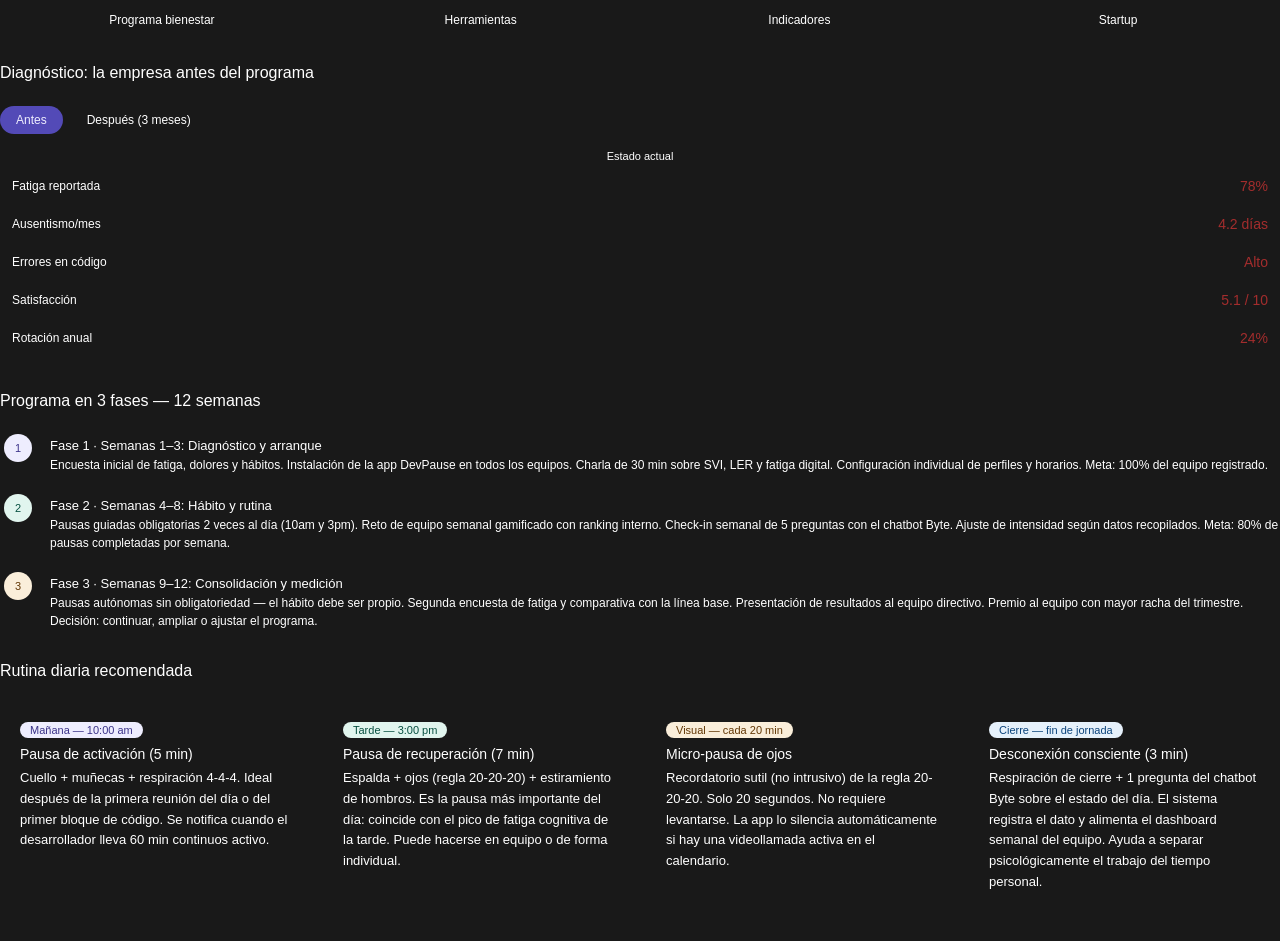
<file: programa_bienestar_startup_pausas.html>
<!DOCTYPE html>
<style>
*{box-sizing:border-box;margin:0;padding:0;}
.sr-only{position:absolute;width:1px;height:1px;overflow:hidden;clip:rect(0,0,0,0);}
.tab-row{display:flex;gap:5px;margin:0 0 1.5rem;background:var(--color-background-secondary);padding:5px;border-radius:var(--border-radius-lg);}
.tb{flex:1;padding:8px 4px;font-size:12px;font-weight:500;border:none;border-radius:var(--border-radius-md);cursor:pointer;background:transparent;color:var(--color-text-secondary);transition:background .15s;}
.tb.on{background:var(--color-background-primary);color:var(--color-text-primary);border:0.5px solid var(--color-border-tertiary);}
.pn{display:none;}.pn.on{display:block;}
.sec{margin:0 0 2rem;}
.sh{font-size:16px;font-weight:500;color:var(--color-text-primary);margin:0 0 1rem;padding-bottom:8px;border-bottom:0.5px solid var(--color-border-tertiary);}
.g2{display:grid;grid-template-columns:repeat(auto-fit,minmax(260px,1fr));gap:12px;}
.g3{display:grid;grid-template-columns:repeat(auto-fit,minmax(170px,1fr));gap:10px;}
.g4{display:grid;grid-template-columns:repeat(auto-fit,minmax(130px,1fr));gap:10px;}
.card{background:var(--color-background-primary);border:0.5px solid var(--color-border-tertiary);border-radius:var(--border-radius-lg);padding:1rem 1.25rem;}
.ct{font-size:14px;font-weight:500;color:var(--color-text-primary);margin:0 0 6px;}
.cb{font-size:13px;color:var(--color-text-secondary);line-height:1.6;}
.badge{display:inline-block;font-size:11px;font-weight:500;padding:2px 10px;border-radius:20px;margin:0 0 8px;}
.bp{background:#EEEDFE;color:#3C3489;}
.bt{background:#E1F5EE;color:#085041;}
.ba{background:#FAEEDA;color:#633806;}
.bb{background:#E6F1FB;color:#0C447C;}
.bg{background:#EAF3DE;color:#27500A;}
.br{background:#FCEBEB;color:#791F1F;}
.metric{background:var(--color-background-secondary);border-radius:var(--border-radius-md);padding:.9rem 1rem;}
.mv{font-size:24px;font-weight:500;color:var(--color-text-primary);}
.ml{font-size:12px;color:var(--color-text-secondary);margin-top:2px;}
.pbar{height:6px;background:var(--color-border-tertiary);border-radius:4px;overflow:hidden;margin-top:8px;}
.pfill{height:100%;border-radius:4px;}
.timeline{display:flex;flex-direction:column;gap:0;}
.tl-item{display:flex;gap:14px;padding-bottom:20px;position:relative;}
.tl-item:last-child{padding-bottom:0;}
.tl-left{display:flex;flex-direction:column;align-items:center;width:36px;flex-shrink:0;}
.tl-dot{width:28px;height:28px;border-radius:50%;display:flex;align-items:center;justify-content:center;font-size:11px;font-weight:500;flex-shrink:0;}
.tl-line{flex:1;width:2px;background:var(--color-border-tertiary);margin-top:4px;}
.tl-item:last-child .tl-line{display:none;}
.tl-content{flex:1;padding-top:4px;}
.tl-title{font-size:13px;font-weight:500;color:var(--color-text-primary);margin:0 0 3px;}
.tl-desc{font-size:12px;color:var(--color-text-secondary);line-height:1.5;}
.week-grid{display:flex;gap:6px;margin:0 0 8px;align-items:flex-end;}
.wday{flex:1;text-align:center;}
.wlabel{font-size:10px;color:var(--color-text-tertiary);margin-bottom:4px;}
.wbar{border-radius:3px 3px 0 0;}
.wval{font-size:10px;color:var(--color-text-secondary);margin-top:3px;}
.kpi-row{display:flex;gap:8px;flex-wrap:wrap;margin:0 0 1rem;}
.kpi{flex:1;min-width:110px;background:var(--color-background-secondary);border-radius:var(--border-radius-md);padding:.75rem 1rem;}
.kpi-v{font-size:20px;font-weight:500;color:var(--color-text-primary);}
.kpi-l{font-size:11px;color:var(--color-text-secondary);margin-top:2px;}
.kpi-d{font-size:11px;font-weight:500;margin-top:4px;}
.up{color:#1D9E75;}.dn{color:#A32D2D;}
.tool-card{background:var(--color-background-primary);border:0.5px solid var(--color-border-tertiary);border-radius:var(--border-radius-lg);padding:1rem;display:flex;gap:12px;align-items:flex-start;}
.tool-icon{width:36px;height:36px;border-radius:var(--border-radius-md);display:flex;align-items:center;justify-content:center;flex-shrink:0;font-size:14px;font-weight:500;}
.tool-name{font-size:13px;font-weight:500;color:var(--color-text-primary);margin:0 0 3px;}
.tool-use{font-size:12px;color:var(--color-text-secondary);line-height:1.5;}
.hero-startup{background:var(--color-background-secondary);border-radius:var(--border-radius-lg);padding:1.5rem;margin:0 0 1.5rem;display:flex;gap:16px;align-items:center;flex-wrap:wrap;}
.startup-logo{width:60px;height:60px;border-radius:16px;background:#534AB7;display:flex;align-items:center;justify-content:center;font-size:20px;font-weight:500;color:#EEEDFE;flex-shrink:0;}
.startup-name{font-size:22px;font-weight:500;color:var(--color-text-primary);margin:0 0 4px;}
.startup-tag{font-size:13px;color:var(--color-text-secondary);}
.chip{display:inline-block;font-size:11px;background:var(--color-background-primary);border:0.5px solid var(--color-border-secondary);border-radius:20px;padding:2px 10px;color:var(--color-text-secondary);margin:3px 2px 0;}
.canvas-grid{display:grid;grid-template-columns:repeat(auto-fit,minmax(155px,1fr));gap:8px;}
.canvas-block{background:var(--color-background-primary);border:0.5px solid var(--color-border-tertiary);border-radius:var(--border-radius-md);padding:.85rem 1rem;}
.canvas-block-title{font-size:10px;font-weight:500;color:var(--color-text-tertiary);text-transform:uppercase;letter-spacing:.05em;margin:0 0 6px;}
.canvas-block-body{font-size:12px;color:var(--color-text-secondary);line-height:1.55;}
.canvas-block li{margin:2px 0 2px 14px;list-style:disc;}
.revenue-row{display:flex;gap:10px;flex-wrap:wrap;margin:0 0 1rem;}
.rev-card{flex:1;min-width:130px;background:var(--color-background-primary);border:0.5px solid var(--color-border-tertiary);border-radius:var(--border-radius-lg);padding:.9rem 1rem;}
.rev-name{font-size:12px;color:var(--color-text-secondary);margin:0 0 4px;}
.rev-val{font-size:18px;font-weight:500;color:var(--color-text-primary);}
.rev-sub{font-size:11px;color:var(--color-text-tertiary);margin-top:2px;}
.roadmap-row{display:flex;gap:8px;flex-wrap:wrap;}
.rm-phase{flex:1;min-width:140px;background:var(--color-background-secondary);border-radius:var(--border-radius-md);padding:.85rem 1rem;}
.rm-phase-label{font-size:10px;font-weight:500;color:var(--color-text-tertiary);letter-spacing:.05em;margin:0 0 6px;}
.rm-phase-title{font-size:13px;font-weight:500;color:var(--color-text-primary);margin:0 0 6px;}
.rm-item{font-size:12px;color:var(--color-text-secondary);padding:3px 0;border-bottom:0.5px solid var(--color-border-tertiary);}
.rm-item:last-child{border-bottom:none;}
.sim-toggle{display:flex;gap:8px;margin:0 0 1rem;flex-wrap:wrap;}
.sim-btn{padding:7px 16px;font-size:12px;border-radius:20px;border:0.5px solid var(--color-border-secondary);background:transparent;color:var(--color-text-secondary);cursor:pointer;}
.sim-btn.on{background:#534AB7;color:#EEEDFE;border-color:#534AB7;}
.diff-row{display:flex;gap:10px;flex-wrap:wrap;margin:1rem 0;}
.diff-col{flex:1;min-width:140px;}
.diff-label{font-size:11px;font-weight:500;color:var(--color-text-secondary);margin:0 0 8px;text-align:center;}
.diff-metric{background:var(--color-background-secondary);border-radius:var(--border-radius-md);padding:8px 12px;margin:0 0 6px;display:flex;justify-content:space-between;align-items:center;}
.diff-name{font-size:12px;color:var(--color-text-secondary);}
.diff-val{font-size:14px;font-weight:500;}
.diff-bad{color:#A32D2D;}.diff-good{color:#1D9E75;}
.arrow-col{display:flex;align-items:center;justify-content:center;padding:0 6px;color:var(--color-text-tertiary);font-size:18px;}
* {font-family: Arial, Helvetica, sans-serif;color: #fff;background-color: #191919}
</style>

<h2 class="sr-only">Programa de bienestar empresarial y pitch de startup de pausas activas tecnológicas</h2>

<div class="tab-row">
  <button class="tb on" onclick="sw('prog')">Programa bienestar</button>
  <button class="tb" onclick="sw('tools')">Herramientas</button>
  <button class="tb" onclick="sw('kpis')">Indicadores</button>
  <button class="tb" onclick="sw('startup')">Startup</button>
</div>

<!-- ══ PANEL 1: PROGRAMA ══ -->
<div id="pn-prog" class="pn on">

  <div class="sec">
    <p class="sh">Diagnóstico: la empresa antes del programa</p>
    <div class="sim-toggle">
      <button class="sim-btn on" onclick="simToggle('before')">Antes</button>
      <button class="sim-btn" onclick="simToggle('after')">Después (3 meses)</button>
    </div>
    <div class="diff-row">
      <div class="diff-col">
        <p class="diff-label" id="col-a-label">Estado actual</p>
        <div class="diff-metric"><span class="diff-name">Fatiga reportada</span><span class="diff-val diff-bad" id="v-fatiga">78%</span></div>
        <div class="diff-metric"><span class="diff-name">Ausentismo/mes</span><span class="diff-val diff-bad" id="v-ausent">4.2 días</span></div>
        <div class="diff-metric"><span class="diff-name">Errores en código</span><span class="diff-val diff-bad" id="v-errores">Alto</span></div>
        <div class="diff-metric"><span class="diff-name">Satisfacción</span><span class="diff-val diff-bad" id="v-satisf">5.1 / 10</span></div>
        <div class="diff-metric"><span class="diff-name">Rotación anual</span><span class="diff-val diff-bad" id="v-rotac">24%</span></div>
      </div>
      <div class="arrow-col" id="arrow-col" style="display:none">→</div>
      <div class="diff-col" id="after-col" style="display:none">
        <p class="diff-label">Con el programa</p>
        <div class="diff-metric"><span class="diff-name">Fatiga reportada</span><span class="diff-val diff-good">41%</span></div>
        <div class="diff-metric"><span class="diff-name">Ausentismo/mes</span><span class="diff-val diff-good">1.8 días</span></div>
        <div class="diff-metric"><span class="diff-name">Errores en código</span><span class="diff-val diff-good">Reducidos</span></div>
        <div class="diff-metric"><span class="diff-name">Satisfacción</span><span class="diff-val diff-good">7.9 / 10</span></div>
        <div class="diff-metric"><span class="diff-name">Rotación anual</span><span class="diff-val diff-good">11%</span></div>
      </div>
    </div>
  </div>

  <div class="sec">
    <p class="sh">Programa en 3 fases — 12 semanas</p>
    <div class="timeline">
      <div class="tl-item">
        <div class="tl-left">
          <div class="tl-dot" style="background:#EEEDFE;color:#3C3489;">1</div>
          <div class="tl-line"></div>
        </div>
        <div class="tl-content">
          <p class="tl-title">Fase 1 · Semanas 1–3: Diagnóstico y arranque</p>
          <p class="tl-desc">Encuesta inicial de fatiga, dolores y hábitos. Instalación de la app DevPause en todos los equipos. Charla de 30 min sobre SVI, LER y fatiga digital. Configuración individual de perfiles y horarios. Meta: 100% del equipo registrado.</p>
        </div>
      </div>
      <div class="tl-item">
        <div class="tl-left">
          <div class="tl-dot" style="background:#E1F5EE;color:#085041;">2</div>
          <div class="tl-line"></div>
        </div>
        <div class="tl-content">
          <p class="tl-title">Fase 2 · Semanas 4–8: Hábito y rutina</p>
          <p class="tl-desc">Pausas guiadas obligatorias 2 veces al día (10am y 3pm). Reto de equipo semanal gamificado con ranking interno. Check-in semanal de 5 preguntas con el chatbot Byte. Ajuste de intensidad según datos recopilados. Meta: 80% de pausas completadas por semana.</p>
        </div>
      </div>
      <div class="tl-item">
        <div class="tl-left">
          <div class="tl-dot" style="background:#FAEEDA;color:#633806;">3</div>
        </div>
        <div class="tl-content">
          <p class="tl-title">Fase 3 · Semanas 9–12: Consolidación y medición</p>
          <p class="tl-desc">Pausas autónomas sin obligatoriedad — el hábito debe ser propio. Segunda encuesta de fatiga y comparativa con la línea base. Presentación de resultados al equipo directivo. Premio al equipo con mayor racha del trimestre. Decisión: continuar, ampliar o ajustar el programa.</p>
        </div>
      </div>
    </div>
  </div>

  <div class="sec">
    <p class="sh">Rutina diaria recomendada</p>
    <div class="g2">
      <div class="card">
        <span class="badge bp">Mañana — 10:00 am</span>
        <p class="ct">Pausa de activación (5 min)</p>
        <p class="cb">Cuello + muñecas + respiración 4-4-4. Ideal después de la primera reunión del día o del primer bloque de código. Se notifica cuando el desarrollador lleva 60 min continuos activo.</p>
      </div>
      <div class="card">
        <span class="badge bt">Tarde — 3:00 pm</span>
        <p class="ct">Pausa de recuperación (7 min)</p>
        <p class="cb">Espalda + ojos (regla 20-20-20) + estiramiento de hombros. Es la pausa más importante del día: coincide con el pico de fatiga cognitiva de la tarde. Puede hacerse en equipo o de forma individual.</p>
      </div>
      <div class="card">
        <span class="badge ba">Visual — cada 20 min</span>
        <p class="ct">Micro-pausa de ojos</p>
        <p class="cb">Recordatorio sutil (no intrusivo) de la regla 20-20-20. Solo 20 segundos. No requiere levantarse. La app lo silencia automáticamente si hay una videollamada activa en el calendario.</p>
      </div>
      <div class="card">
        <span class="badge bb">Cierre — fin de jornada</span>
        <p class="ct">Desconexión consciente (3 min)</p>
        <p class="cb">Respiración de cierre + 1 pregunta del chatbot Byte sobre el estado del día. El sistema registra el dato y alimenta el dashboard semanal del equipo. Ayuda a separar psicológicamente el trabajo del tiempo personal.</p>
      </div>
    </div>
  </div>
</div>

<!-- ══ PANEL 2: HERRAMIENTAS ══ -->
<div id="pn-tools" class="pn">
  <div class="sec">
    <p class="sh">Stack de herramientas digitales</p>
    <div class="g2">
      <div class="tool-card">
        <div class="tool-icon" style="background:#EEEDFE;color:#3C3489;">DP</div>
        <div><p class="tool-name">DevPause — app principal</p><p class="tool-use">Pausas guiadas, temporizadores, chatbot Byte, historial personal y gamificación. Plugin para VS Code que detecta el contexto del IDE. iOS, Android y escritorio.</p></div>
      </div>
      <div class="tool-card">
        <div class="tool-icon" style="background:#E6F1FB;color:#0C447C;">MS</div>
        <div><p class="tool-name">Microsoft Viva Insights</p><p class="tool-use">Integrado en Teams y Outlook. Programa pausas automáticas, silencia notificaciones fuera de horario y genera reportes de bienestar para el equipo directivo.</p></div>
      </div>
      <div class="tool-card">
        <div class="tool-icon" style="background:#EAF3DE;color:#27500A;">GC</div>
        <div><p class="tool-name">Google Calendar — wellbeing reminders</p><p class="tool-use">Bloquea automáticamente franjas de pausas en el calendario del equipo. Sincroniza con DevPause para evitar interrupciones durante reuniones activas.</p></div>
      </div>
      <div class="tool-card">
        <div class="tool-icon" style="background:#FAEEDA;color:#633806;">SL</div>
        <div><p class="tool-name">Slack — bot de equipo</p><p class="tool-use">Bot que publica el ranking semanal del equipo, celebra rachas y envía el reto de pausa del día a los canales de cada squad. Integración con DevPause vía webhook.</p></div>
      </div>
      <div class="tool-card">
        <div class="tool-icon" style="background:#FAECE7;color:#712B13;">DS</div>
        <div><p class="tool-name">Dashboard de RR.HH.</p><p class="tool-use">Panel web con métricas agregadas del equipo: tasa de adopción, pausas por semana, encuestas de fatiga y correlación con productividad y ausentismo. Solo datos anónimos.</p></div>
      </div>
      <div class="tool-card">
        <div class="tool-icon" style="background:#EEEDFE;color:#3C3489;">AW</div>
        <div><p class="tool-name">Apple Watch / wearable</p><p class="tool-use">Sincronizado con DevPause para detectar frecuencia cardíaca elevada, alerta de sedentarismo y recordatorio de pararse cada hora. Datos opcionales y privados del usuario.</p></div>
      </div>
    </div>
  </div>

  <div class="sec">
    <p class="sh">Arquitectura del programa</p>
    <div class="g3">
      <div class="card">
        <span class="badge bp">Capa 1 — Individual</span>
        <p class="cb">Cada desarrollador tiene su perfil, historial y preferencias. La IA aprende su rutina y adapta los recordatorios a su estilo de trabajo.</p>
      </div>
      <div class="card">
        <span class="badge bt">Capa 2 — Equipo</span>
        <p class="cb">Los squads compiten en retos semanales. El bot de Slack conecta la app con la cultura del equipo y hace visible el bienestar colectivo.</p>
      </div>
      <div class="card">
        <span class="badge ba">Capa 3 — Empresa</span>
        <p class="cb">RR.HH. accede al dashboard con datos agregados y anónimos para tomar decisiones sobre el programa y presentar resultados a la dirección.</p>
      </div>
    </div>
  </div>
</div>

<!-- ══ PANEL 3: INDICADORES ══ -->
<div id="pn-kpis" class="pn">
  <div class="sec">
    <p class="sh">KPIs del programa — semana 8</p>
    <div class="kpi-row">
      <div class="kpi"><div class="kpi-v">83%</div><div class="kpi-l">Tasa de pausas completadas</div><div class="kpi-d up">+21% vs semana 1</div></div>
      <div class="kpi"><div class="kpi-v">2.1</div><div class="kpi-l">Días ausentismo / mes</div><div class="kpi-d up">-48% vs línea base</div></div>
      <div class="kpi"><div class="kpi-v">7.4</div><div class="kpi-l">Satisfacción laboral / 10</div><div class="kpi-d up">+43% vs encuesta inicial</div></div>
      <div class="kpi"><div class="kpi-v">5 días</div><div class="kpi-l">Racha media del equipo</div><div class="kpi-d up">Nuevo récord</div></div>
    </div>
  </div>

  <div class="sec">
    <p class="sh">Pausas completadas por el equipo — últimas 7 semanas</p>
    <div class="week-grid" id="prog-chart"></div>
    <div style="display:flex;gap:14px;font-size:11px;color:var(--color-text-secondary);">
      <span style="display:flex;align-items:center;gap:5px;"><span style="width:10px;height:10px;border-radius:2px;background:#534AB7;display:inline-block;"></span>Pausas completadas</span>
      <span style="display:flex;align-items:center;gap:5px;"><span style="width:10px;height:10px;border-radius:2px;background:#1D9E75;display:inline-block;"></span>Meta (80%)</span>
    </div>
  </div>

  <div class="sec">
    <p class="sh">Indicadores por zona del cuerpo</p>
    <div style="display:flex;flex-direction:column;gap:10px;">
      <div><div style="display:flex;justify-content:space-between;margin-bottom:4px;"><span style="font-size:13px;color:var(--color-text-secondary);">Cuello — dolor reportado</span><span style="font-size:13px;font-weight:500;color:#1D9E75;">-54%</span></div><div class="pbar"><div class="pfill" style="width:46%;background:#534AB7;"></div></div></div>
      <div><div style="display:flex;justify-content:space-between;margin-bottom:4px;"><span style="font-size:13px;color:var(--color-text-secondary);">Muñecas — tensión reportada</span><span style="font-size:13px;font-weight:500;color:#1D9E75;">-38%</span></div><div class="pbar"><div class="pfill" style="width:62%;background:#534AB7;"></div></div></div>
      <div><div style="display:flex;justify-content:space-between;margin-bottom:4px;"><span style="font-size:13px;color:var(--color-text-secondary);">Espalda baja — molestia reportada</span><span style="font-size:13px;font-weight:500;color:#1D9E75;">-41%</span></div><div class="pbar"><div class="pfill" style="width:59%;background:#534AB7;"></div></div></div>
      <div><div style="display:flex;justify-content:space-between;margin-bottom:4px;"><span style="font-size:13px;color:var(--color-text-secondary);">Ojos — fatiga visual reportada</span><span style="font-size:13px;font-weight:500;color:#1D9E75;">-61%</span></div><div class="pbar"><div class="pfill" style="width:39%;background:#534AB7;"></div></div></div>
      <div><div style="display:flex;justify-content:space-between;margin-bottom:4px;"><span style="font-size:13px;color:var(--color-text-secondary);">Estrés digital — percepción subjetiva</span><span style="font-size:13px;font-weight:500;color:#1D9E75;">-47%</span></div><div class="pbar"><div class="pfill" style="width:53%;background:#534AB7;"></div></div></div>
    </div>
  </div>

  <div class="sec">
    <p class="sh">ROI del programa — por cada $1 invertido</p>
    <div class="g3">
      <div class="metric"><div class="mv" style="color:#1D9E75;">$3.80</div><div class="ml">retorno estimado en reducción de ausentismo y errores</div></div>
      <div class="metric"><div class="mv" style="color:#534AB7;">-57%</div><div class="ml">reducción de costos por rotación de personal</div></div>
      <div class="metric"><div class="mv" style="color:#BA7517;">+19%</div><div class="ml">aumento en productividad medida por tareas cerradas</div></div>
    </div>
  </div>
</div>

<!-- ══ PANEL 4: STARTUP ══ -->
<div id="pn-startup" class="pn">
  <div class="hero-startup">
    <div class="startup-logo">DP</div>
    <div style="flex:1;min-width:200px;">
      <p class="startup-name">DevPause — la startup</p>
      <p class="startup-tag">SaaS B2B de bienestar laboral inteligente para equipos de tecnología</p>
    </div>
    <div>
      <span class="chip">SaaS B2B</span><span class="chip">IA aplicada</span><span class="chip">HR Tech</span><span class="chip">Wellness Tech</span>
    </div>
  </div>

  <div class="sec">
    <p class="sh">Business Model Canvas</p>
    <div class="canvas-grid">
      <div class="canvas-block">
        <p class="canvas-block-title">Propuesta de valor</p>
        <p class="canvas-block-body" style="font-size:12px;">La única plataforma que convierte el bienestar físico del desarrollador en un indicador medible de productividad del equipo.</p>
      </div>
      <div class="canvas-block">
        <p class="canvas-block-title">Segmentos</p>
        <p class="canvas-block-body"><ul class="canvas-block-body"><li>Empresas de software 50–500 devs</li><li>Startups con cultura de bienestar</li><li>Corporativos con equipos TI</li><li>Outsourcing de software</li></ul></p>
      </div>
      <div class="canvas-block">
        <p class="canvas-block-title">Canales</p>
        <p class="canvas-block-body"><ul class="canvas-block-body"><li>Marketplace de VS Code</li><li>Integración con Slack/Teams</li><li>Ventas B2B directas</li><li>HR Tech conferences</li></ul></p>
      </div>
      <div class="canvas-block">
        <p class="canvas-block-title">Relación con cliente</p>
        <p class="canvas-block-body"><ul class="canvas-block-body"><li>Onboarding guiado por IA</li><li>Customer success mensual</li><li>Comunidad de admins de bienestar</li></ul></p>
      </div>
      <div class="canvas-block">
        <p class="canvas-block-title">Recursos clave</p>
        <p class="canvas-block-body"><ul class="canvas-block-body"><li>Modelo de IA de fatiga</li><li>Plugin para IDEs</li><li>Motor de gamificación</li><li>Dashboard de RR.HH.</li></ul></p>
      </div>
      <div class="canvas-block">
        <p class="canvas-block-title">Actividades clave</p>
        <p class="canvas-block-body"><ul class="canvas-block-body"><li>Entrenamiento del modelo IA</li><li>Desarrollo y mantenimiento del producto</li><li>Expansión de integraciones</li></ul></p>
      </div>
      <div class="canvas-block">
        <p class="canvas-block-title">Socios clave</p>
        <p class="canvas-block-body"><ul class="canvas-block-body"><li>ARL / aseguradoras</li><li>Microsoft (Viva)</li><li>Atlassian / Slack</li><li>Fisioterapeutas y médicos laborales</li></ul></p>
      </div>
      <div class="canvas-block">
        <p class="canvas-block-title">Estructura de costos</p>
        <p class="canvas-block-body"><ul class="canvas-block-body"><li>Infraestructura cloud</li><li>Equipo de ingeniería (4–6 devs)</li><li>Modelos de IA (API)</li><li>Ventas y marketing B2B</li></ul></p>
      </div>
      <div class="canvas-block">
        <p class="canvas-block-title">Fuentes de ingreso</p>
        <p class="canvas-block-body"><ul class="canvas-block-body"><li>Suscripción mensual por empresa</li><li>Tier por número de desarrolladores</li><li>Reportes avanzados premium</li></ul></p>
      </div>
    </div>
  </div>

  <div class="sec">
    <p class="sh">Modelo de precios SaaS</p>
    <div class="revenue-row">
      <div class="rev-card">
        <p class="rev-name">Starter</p>
        <p class="rev-val">$4</p>
        <p class="rev-sub">/ dev / mes — hasta 25 devs. App + pausas guiadas básicas.</p>
      </div>
      <div class="rev-card" style="border:2px solid #534AB7;">
        <p class="rev-name" style="color:#534AB7;">Pro — más popular</p>
        <p class="rev-val">$9</p>
        <p class="rev-sub">/ dev / mes — hasta 200 devs. IA adaptativa + chatbot + gamificación + dashboard RR.HH.</p>
      </div>
      <div class="rev-card">
        <p class="rev-name">Enterprise</p>
        <p class="rev-val">$18</p>
        <p class="rev-sub">/ dev / mes. Integraciones custom + ARL + reportes de ROI + customer success dedicado.</p>
      </div>
    </div>
    <div class="g3">
      <div class="metric"><div class="mv">100 devs</div><div class="ml">cliente tipo Pro → $900/mes → $10.800/año</div></div>
      <div class="metric"><div class="mv">$3.80</div><div class="ml">ROI demostrable por cada $1 invertido en el plan Pro</div></div>
      <div class="metric"><div class="mv">$1.2M</div><div class="ml">ARR objetivo al año 2 con 110 clientes Pro promedio</div></div>
    </div>
  </div>

  <div class="sec">
    <p class="sh">Valor agregado diferenciador</p>
    <div class="g2">
      <div class="card">
        <span class="badge bp">Para el desarrollador</span>
        <p class="cb" style="margin-bottom:6px;">No es una app de meditación genérica. Entiende el contexto del IDE, respeta el estado de flow y propone pausas en el momento exacto correcto. El dev siente que la app trabaja para él, no contra él.</p>
      </div>
      <div class="card">
        <span class="badge bt">Para el equipo</span>
        <p class="cb">Convierte el bienestar individual en un deporte colectivo. Los retos, rankings y logros compartidos crean cultura de cuidado mutuo sin necesidad de que RR.HH. tenga que empujar.</p>
      </div>
      <div class="card">
        <span class="badge ba">Para la empresa</span>
        <p class="cb">Por primera vez, el responsable de bienestar puede entrar a una reunión de dirección y mostrar datos: fatiga reducida en X%, ausentismo en -Y%, ROI de $3.80 por cada dólar invertido. Bienestar con lenguaje de negocio.</p>
      </div>
      <div class="card">
        <span class="badge bb">Para las ARL / aseguradoras</span>
        <p class="cb">Canal de distribución premium: DevPause puede ser parte del portafolio de prevención de riesgos laborales de las aseguradoras, que lo ofrecen como herramienta incluida en las pólizas corporativas.</p>
      </div>
    </div>
  </div>

  <div class="sec">
    <p class="sh">Hoja de ruta de producto — 18 meses</p>
    <div class="roadmap-row">
      <div class="rm-phase">
        <p class="rm-phase-label">Meses 1–4</p>
        <p class="rm-phase-title">MVP</p>
        <p class="rm-item">App móvil + pausas guiadas</p>
        <p class="rm-item">Plugin VS Code básico</p>
        <p class="rm-item">Chatbot Byte v1</p>
        <p class="rm-item">Dashboard individual</p>
      </div>
      <div class="rm-phase">
        <p class="rm-phase-label">Meses 5–9</p>
        <p class="rm-phase-title">Crecimiento</p>
        <p class="rm-item">IA adaptativa por perfil</p>
        <p class="rm-item">Gamificación de equipos</p>
        <p class="rm-item">Integración Slack/Teams</p>
        <p class="rm-item">Dashboard RR.HH.</p>
      </div>
      <div class="rm-phase">
        <p class="rm-phase-label">Meses 10–14</p>
        <p class="rm-phase-title">Escala</p>
        <p class="rm-item">Plugin JetBrains / Xcode</p>
        <p class="rm-item">API para integraciones custom</p>
        <p class="rm-item">Módulo de bienestar mental</p>
        <p class="rm-item">Reportes de ROI para dirección</p>
      </div>
      <div class="rm-phase">
        <p class="rm-phase-label">Meses 15–18</p>
        <p class="rm-phase-title">Expansión</p>
        <p class="rm-item">Alianzas con ARL</p>
        <p class="rm-item">Soporte wearables avanzado</p>
        <p class="rm-item">Versión para diseñadores y QA</p>
        <p class="rm-item">Expansión LATAM</p>
      </div>
    </div>
  </div>

  <div style="margin-top:1rem;text-align:center;">
    <button style="padding:11px 32px;font-size:14px;font-weight:500;border-radius:var(--border-radius-md);border:none;cursor:pointer;background:#534AB7;color:#EEEDFE;" onclick="sendPrompt('Profundiza en la estrategia de ventas B2B de DevPause y cómo conseguir los primeros 10 clientes ↗')">Profundizar en la estrategia de ventas B2B ↗</button>
  </div>
</div>

<script>
function sw(tab){
  const tabs=['prog','tools','kpis','startup'];
  tabs.forEach(t=>{
    document.getElementById('pn-'+t).classList.toggle('on',t===tab);
  });
  document.querySelectorAll('.tb').forEach((b,i)=>{
    b.classList.toggle('on',tabs[i]===tab);
  });
}

function simToggle(state){
  document.querySelectorAll('.sim-btn').forEach(b=>{
    b.classList.toggle('on',b.textContent.toLowerCase().startsWith(state==='before'?'antes':'después'));
  });
  const afterCol=document.getElementById('after-col');
  const arrowCol=document.getElementById('arrow-col');
  if(state==='after'){
    afterCol.style.display='';arrowCol.style.display='';
    document.getElementById('col-a-label').textContent='Antes';
  } else {
    afterCol.style.display='none';arrowCol.style.display='none';
    document.getElementById('col-a-label').textContent='Estado actual';
  }
}

const weekLabels=['S1','S2','S3','S4','S5','S6','S7'];
const weekData=[38,51,62,69,75,80,83];
const maxH=120;
function buildProgChart(){
  const c=document.getElementById('prog-chart');
  if(!c)return;
  c.innerHTML=weekLabels.map((l,i)=>{
    const h=Math.round((weekData[i]/100)*maxH);
    const mh=Math.round((80/100)*maxH);
    return`<div class="wday">
      <div class="wlabel">${l}</div>
      <div class="wbar" style="height:${maxH}px;background:var(--color-background-secondary);border-radius:3px;position:relative;">
        <div style="position:absolute;bottom:0;left:0;right:0;height:${h}px;background:#534AB7;border-radius:3px;"></div>
        <div style="position:absolute;bottom:${mh}px;left:0;right:0;height:1px;background:#1D9E75;opacity:.7;"></div>
      </div>
      <div class="wval">${weekData[i]}%</div>
    </div>`;
  }).join('');
}
buildProgChart();
</script>
</file>
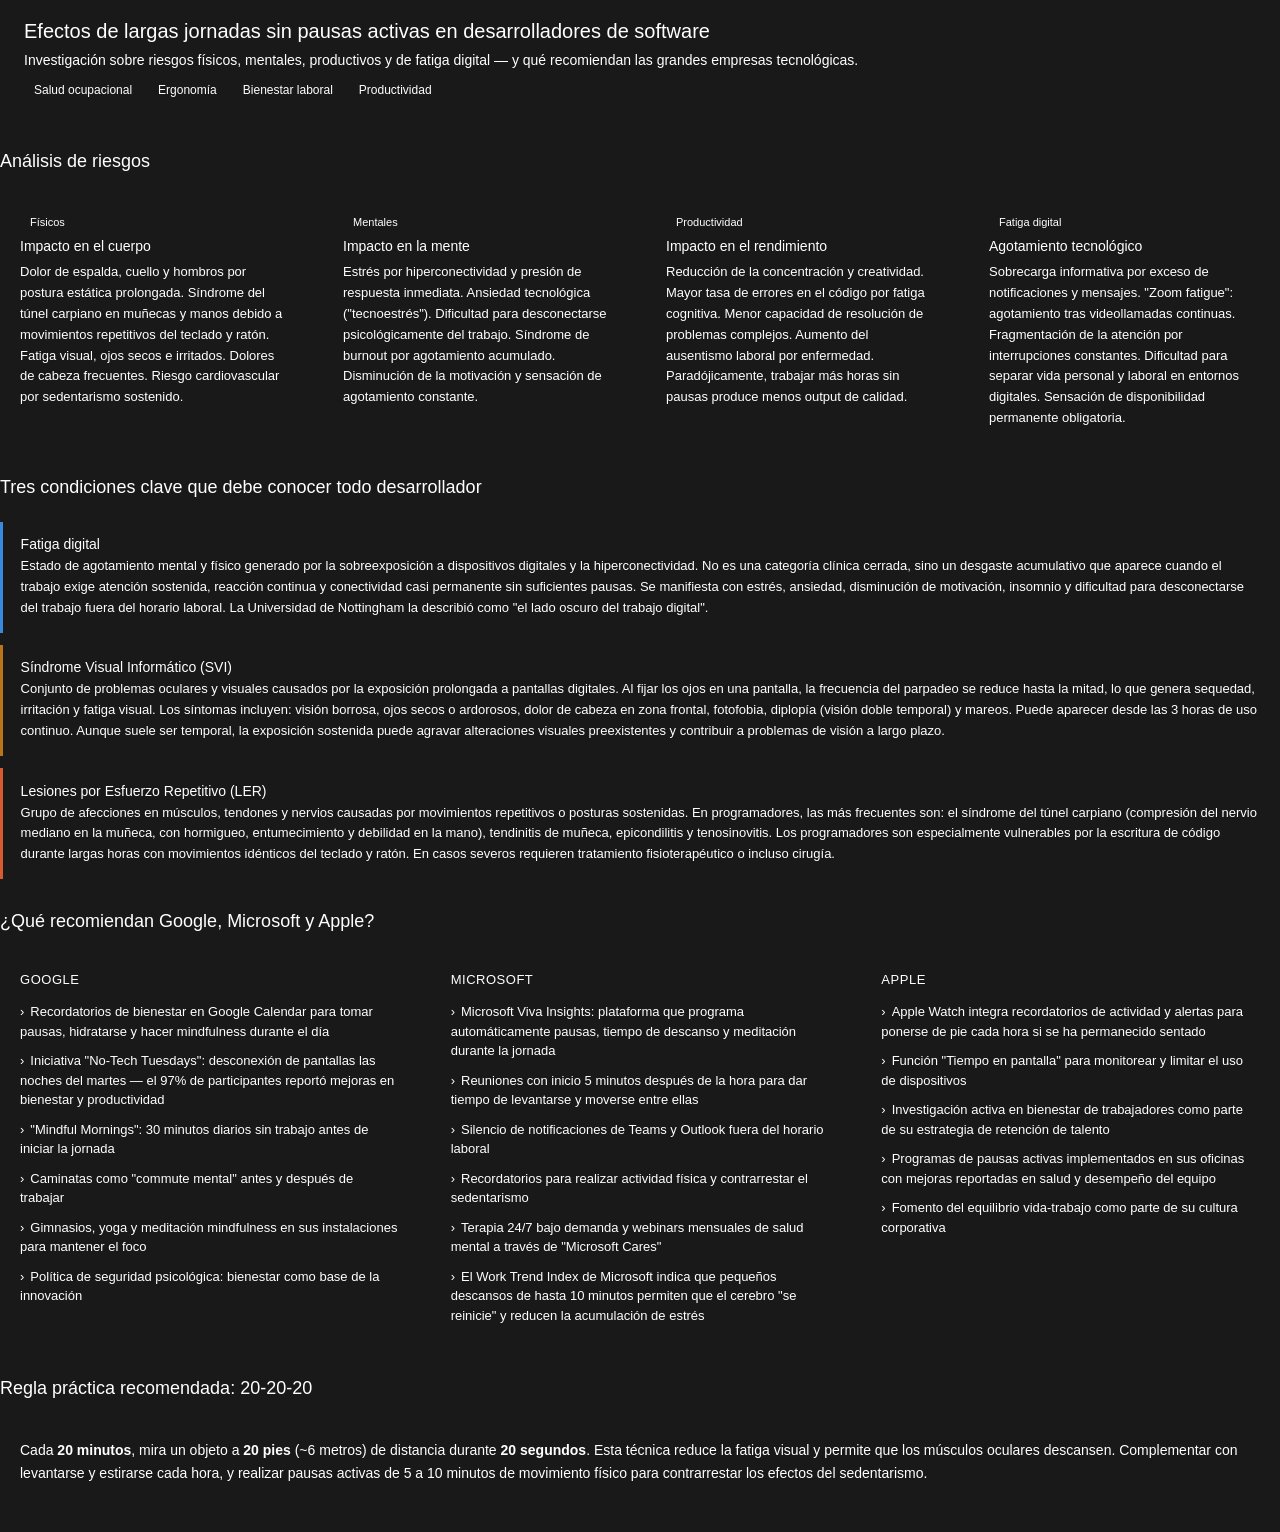
<file: riesgos_desarrolladores_software.html>
<!DOCTYPE html>
<style>
  body { margin: 0; }
  .section { margin: 0 0 2rem; }
  .section-title { font-size: 18px; font-weight: 500; color: var(--color-text-primary); margin: 0 0 1rem; padding-bottom: 8px; border-bottom: 0.5px solid var(--color-border-tertiary); }
  .grid-2 { display: grid; grid-template-columns: repeat(auto-fit, minmax(260px, 1fr)); gap: 12px; }
  .grid-3 { display: grid; grid-template-columns: repeat(auto-fit, minmax(180px, 1fr)); gap: 12px; }
  .card { background: var(--color-background-primary); border: 0.5px solid var(--color-border-tertiary); border-radius: var(--border-radius-lg); padding: 1rem 1.25rem; }
  .card-title { font-size: 14px; font-weight: 500; margin: 0 0 8px; color: var(--color-text-primary); }
  .card-body { font-size: 13px; color: var(--color-text-secondary); line-height: 1.6; margin: 0; }
  .badge { display: inline-block; font-size: 11px; font-weight: 500; padding: 2px 10px; border-radius: var(--border-radius-md); margin: 0 0 8px; }
  .badge-red { background: var(--color-background-danger); color: var(--color-text-danger); }
  .badge-amber { background: var(--color-background-warning); color: var(--color-text-warning); }
  .badge-blue { background: var(--color-background-info); color: var(--color-text-info); }
  .badge-green { background: var(--color-background-success); color: var(--color-text-success); }
  .company-card { background: var(--color-background-primary); border: 0.5px solid var(--color-border-tertiary); border-radius: var(--border-radius-lg); padding: 1rem 1.25rem; }
  .company-logo { font-size: 13px; font-weight: 500; color: var(--color-text-secondary); margin: 0 0 10px; letter-spacing: 0.04em; text-transform: uppercase; }
  .rec-list { list-style: none; margin: 0; padding: 0; }
  .rec-list li { font-size: 13px; color: var(--color-text-secondary); padding: 5px 0; border-bottom: 0.5px solid var(--color-border-tertiary); line-height: 1.5; }
  .rec-list li:last-child { border-bottom: none; }
  .rec-list li::before { content: "›"; margin-right: 6px; color: var(--color-text-tertiary); }
  .def-card { background: var(--color-background-secondary); border-left: 3px solid; border-radius: 0 var(--border-radius-md) var(--border-radius-md) 0; padding: 0.9rem 1.1rem; }
  .def-card.blue { border-color: #378ADD; }
  .def-card.amber { border-color: #BA7517; }
  .def-card.coral { border-color: #D85A30; }
  .def-title { font-size: 14px; font-weight: 500; color: var(--color-text-primary); margin: 0 0 4px; }
  .def-body { font-size: 13px; color: var(--color-text-secondary); line-height: 1.6; margin: 0; }
  .hero { background: var(--color-background-secondary); border-radius: var(--border-radius-lg); padding: 1.25rem 1.5rem; margin: 0 0 2rem; }
  .hero-title { font-size: 20px; font-weight: 500; color: var(--color-text-primary); margin: 0 0 6px; }
  .hero-sub { font-size: 14px; color: var(--color-text-secondary); margin: 0; line-height: 1.6; }
  .tag-row { display: flex; flex-wrap: wrap; gap: 6px; margin-top: 10px; }
  .tag { font-size: 12px; background: var(--color-background-primary); border: 0.5px solid var(--color-border-secondary); border-radius: var(--border-radius-md); padding: 2px 10px; color: var(--color-text-secondary); }
  * {font-family: Arial, Helvetica, sans-serif;color: #fff;background-color: #191919}
</style>

<div class="hero">
  <p class="hero-title">Efectos de largas jornadas sin pausas activas en desarrolladores de software</p>
  <p class="hero-sub">Investigación sobre riesgos físicos, mentales, productivos y de fatiga digital — y qué recomiendan las grandes empresas tecnológicas.</p>
  <div class="tag-row">
    <span class="tag">Salud ocupacional</span>
    <span class="tag">Ergonomía</span>
    <span class="tag">Bienestar laboral</span>
    <span class="tag">Productividad</span>
  </div>
</div>

<div class="section">
  <p class="section-title">Análisis de riesgos</p>
  <div class="grid-2">
    <div class="card">
      <span class="badge badge-red">Físicos</span>
      <p class="card-title">Impacto en el cuerpo</p>
      <p class="card-body">Dolor de espalda, cuello y hombros por postura estática prolongada. Síndrome del túnel carpiano en muñecas y manos debido a movimientos repetitivos del teclado y ratón. Fatiga visual, ojos secos e irritados. Dolores de cabeza frecuentes. Riesgo cardiovascular por sedentarismo sostenido.</p>
    </div>
    <div class="card">
      <span class="badge badge-amber">Mentales</span>
      <p class="card-title">Impacto en la mente</p>
      <p class="card-body">Estrés por hiperconectividad y presión de respuesta inmediata. Ansiedad tecnológica ("tecnoestrés"). Dificultad para desconectarse psicológicamente del trabajo. Síndrome de burnout por agotamiento acumulado. Disminución de la motivación y sensación de agotamiento constante.</p>
    </div>
    <div class="card">
      <span class="badge badge-blue">Productividad</span>
      <p class="card-title">Impacto en el rendimiento</p>
      <p class="card-body">Reducción de la concentración y creatividad. Mayor tasa de errores en el código por fatiga cognitiva. Menor capacidad de resolución de problemas complejos. Aumento del ausentismo laboral por enfermedad. Paradójicamente, trabajar más horas sin pausas produce menos output de calidad.</p>
    </div>
    <div class="card">
      <span class="badge badge-amber">Fatiga digital</span>
      <p class="card-title">Agotamiento tecnológico</p>
      <p class="card-body">Sobrecarga informativa por exceso de notificaciones y mensajes. "Zoom fatigue": agotamiento tras videollamadas continuas. Fragmentación de la atención por interrupciones constantes. Dificultad para separar vida personal y laboral en entornos digitales. Sensación de disponibilidad permanente obligatoria.</p>
    </div>
  </div>
</div>

<div class="section">
  <p class="section-title">Tres condiciones clave que debe conocer todo desarrollador</p>
  <div style="display: flex; flex-direction: column; gap: 12px;">
    <div class="def-card blue">
      <p class="def-title">Fatiga digital</p>
      <p class="def-body">Estado de agotamiento mental y físico generado por la sobreexposición a dispositivos digitales y la hiperconectividad. No es una categoría clínica cerrada, sino un desgaste acumulativo que aparece cuando el trabajo exige atención sostenida, reacción continua y conectividad casi permanente sin suficientes pausas. Se manifiesta con estrés, ansiedad, disminución de motivación, insomnio y dificultad para desconectarse del trabajo fuera del horario laboral. La Universidad de Nottingham la describió como "el lado oscuro del trabajo digital".</p>
    </div>
    <div class="def-card amber">
      <p class="def-title">Síndrome Visual Informático (SVI)</p>
      <p class="def-body">Conjunto de problemas oculares y visuales causados por la exposición prolongada a pantallas digitales. Al fijar los ojos en una pantalla, la frecuencia del parpadeo se reduce hasta la mitad, lo que genera sequedad, irritación y fatiga visual. Los síntomas incluyen: visión borrosa, ojos secos o ardorosos, dolor de cabeza en zona frontal, fotofobia, diplopía (visión doble temporal) y mareos. Puede aparecer desde las 3 horas de uso continuo. Aunque suele ser temporal, la exposición sostenida puede agravar alteraciones visuales preexistentes y contribuir a problemas de visión a largo plazo.</p>
    </div>
    <div class="def-card coral">
      <p class="def-title">Lesiones por Esfuerzo Repetitivo (LER)</p>
      <p class="def-body">Grupo de afecciones en músculos, tendones y nervios causadas por movimientos repetitivos o posturas sostenidas. En programadores, las más frecuentes son: el síndrome del túnel carpiano (compresión del nervio mediano en la muñeca, con hormigueo, entumecimiento y debilidad en la mano), tendinitis de muñeca, epicondilitis y tenosinovitis. Los programadores son especialmente vulnerables por la escritura de código durante largas horas con movimientos idénticos del teclado y ratón. En casos severos requieren tratamiento fisioterapéutico o incluso cirugía.</p>
    </div>
  </div>
</div>

<div class="section">
  <p class="section-title">¿Qué recomiendan Google, Microsoft y Apple?</p>
  <div class="grid-3">
    <div class="company-card">
      <p class="company-logo">Google</p>
      <ul class="rec-list">
        <li>Recordatorios de bienestar en Google Calendar para tomar pausas, hidratarse y hacer mindfulness durante el día</li>
        <li>Iniciativa "No-Tech Tuesdays": desconexión de pantallas las noches del martes — el 97% de participantes reportó mejoras en bienestar y productividad</li>
        <li>"Mindful Mornings": 30 minutos diarios sin trabajo antes de iniciar la jornada</li>
        <li>Caminatas como "commute mental" antes y después de trabajar</li>
        <li>Gimnasios, yoga y meditación mindfulness en sus instalaciones para mantener el foco</li>
        <li>Política de seguridad psicológica: bienestar como base de la innovación</li>
      </ul>
    </div>
    <div class="company-card">
      <p class="company-logo">Microsoft</p>
      <ul class="rec-list">
        <li>Microsoft Viva Insights: plataforma que programa automáticamente pausas, tiempo de descanso y meditación durante la jornada</li>
        <li>Reuniones con inicio 5 minutos después de la hora para dar tiempo de levantarse y moverse entre ellas</li>
        <li>Silencio de notificaciones de Teams y Outlook fuera del horario laboral</li>
        <li>Recordatorios para realizar actividad física y contrarrestar el sedentarismo</li>
        <li>Terapia 24/7 bajo demanda y webinars mensuales de salud mental a través de "Microsoft Cares"</li>
        <li>El Work Trend Index de Microsoft indica que pequeños descansos de hasta 10 minutos permiten que el cerebro "se reinicie" y reducen la acumulación de estrés</li>
      </ul>
    </div>
    <div class="company-card">
      <p class="company-logo">Apple</p>
      <ul class="rec-list">
        <li>Apple Watch integra recordatorios de actividad y alertas para ponerse de pie cada hora si se ha permanecido sentado</li>
        <li>Función "Tiempo en pantalla" para monitorear y limitar el uso de dispositivos</li>
        <li>Investigación activa en bienestar de trabajadores como parte de su estrategia de retención de talento</li>
        <li>Programas de pausas activas implementados en sus oficinas con mejoras reportadas en salud y desempeño del equipo</li>
        <li>Fomento del equilibrio vida-trabajo como parte de su cultura corporativa</li>
      </ul>
    </div>
  </div>
</div>

<div class="section">
  <p class="section-title">Regla práctica recomendada: 20-20-20</p>
  <div class="card" style="background: var(--color-background-secondary);">
    <p class="card-body" style="font-size: 14px;">Cada <strong style="color: var(--color-text-primary)">20 minutos</strong>, mira un objeto a <strong style="color: var(--color-text-primary)">20 pies</strong> (~6 metros) de distancia durante <strong style="color: var(--color-text-primary)">20 segundos</strong>. Esta técnica reduce la fatiga visual y permite que los músculos oculares descansen. Complementar con levantarse y estirarse cada hora, y realizar pausas activas de 5 a 10 minutos de movimiento físico para contrarrestar los efectos del sedentarismo.</p>
  </div>
</div>
</file>
